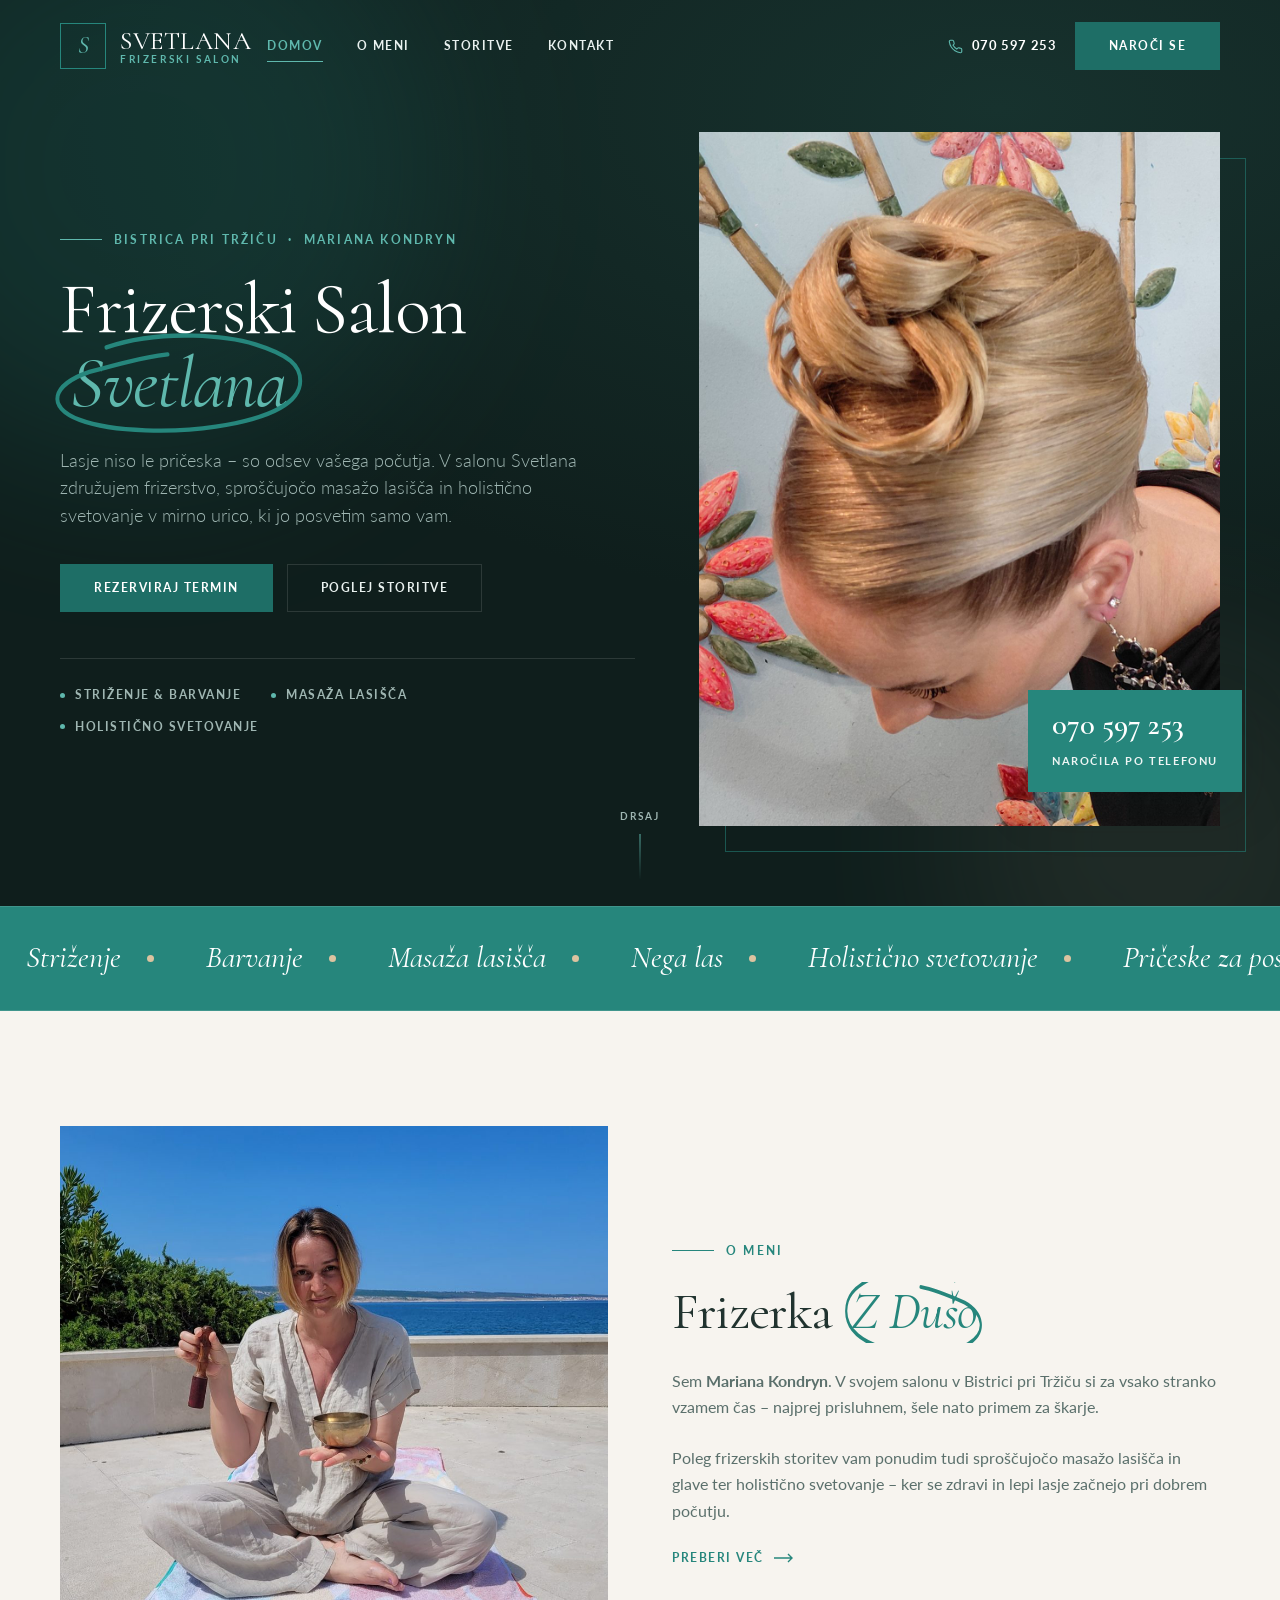
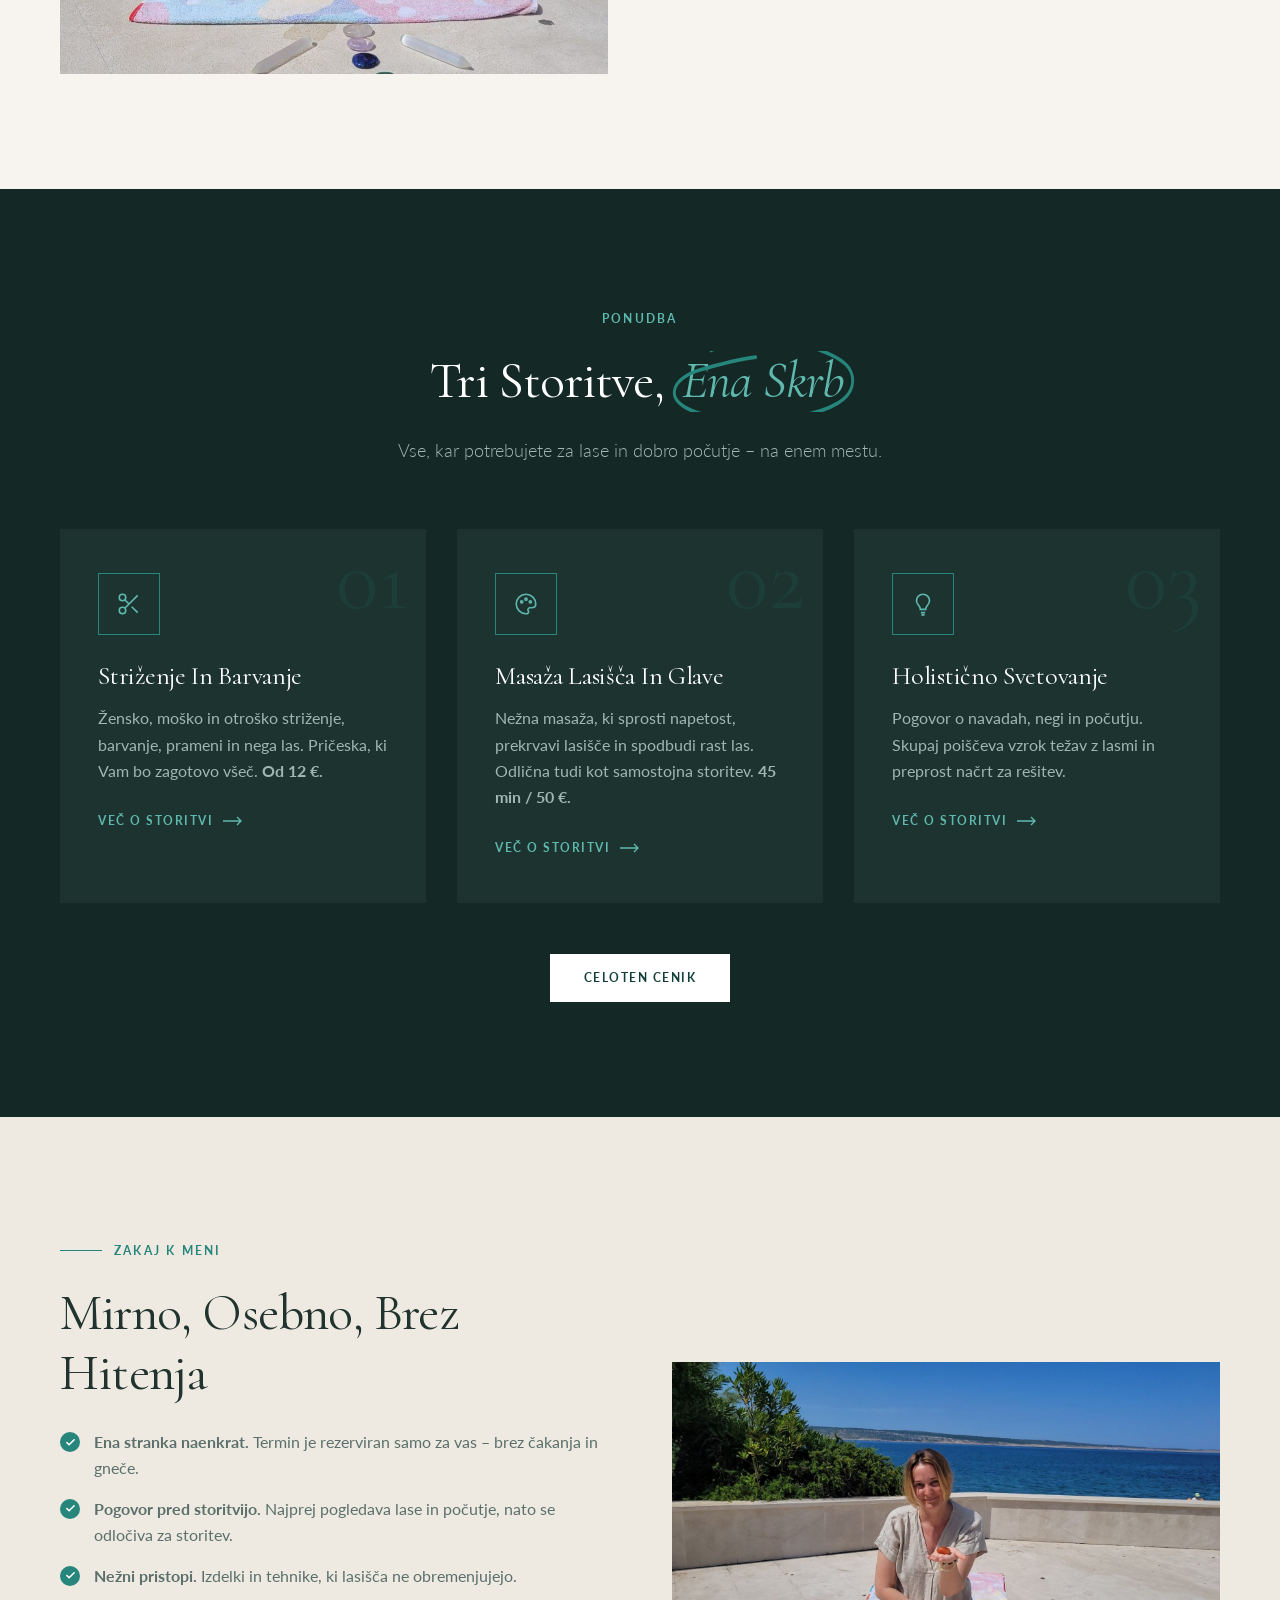
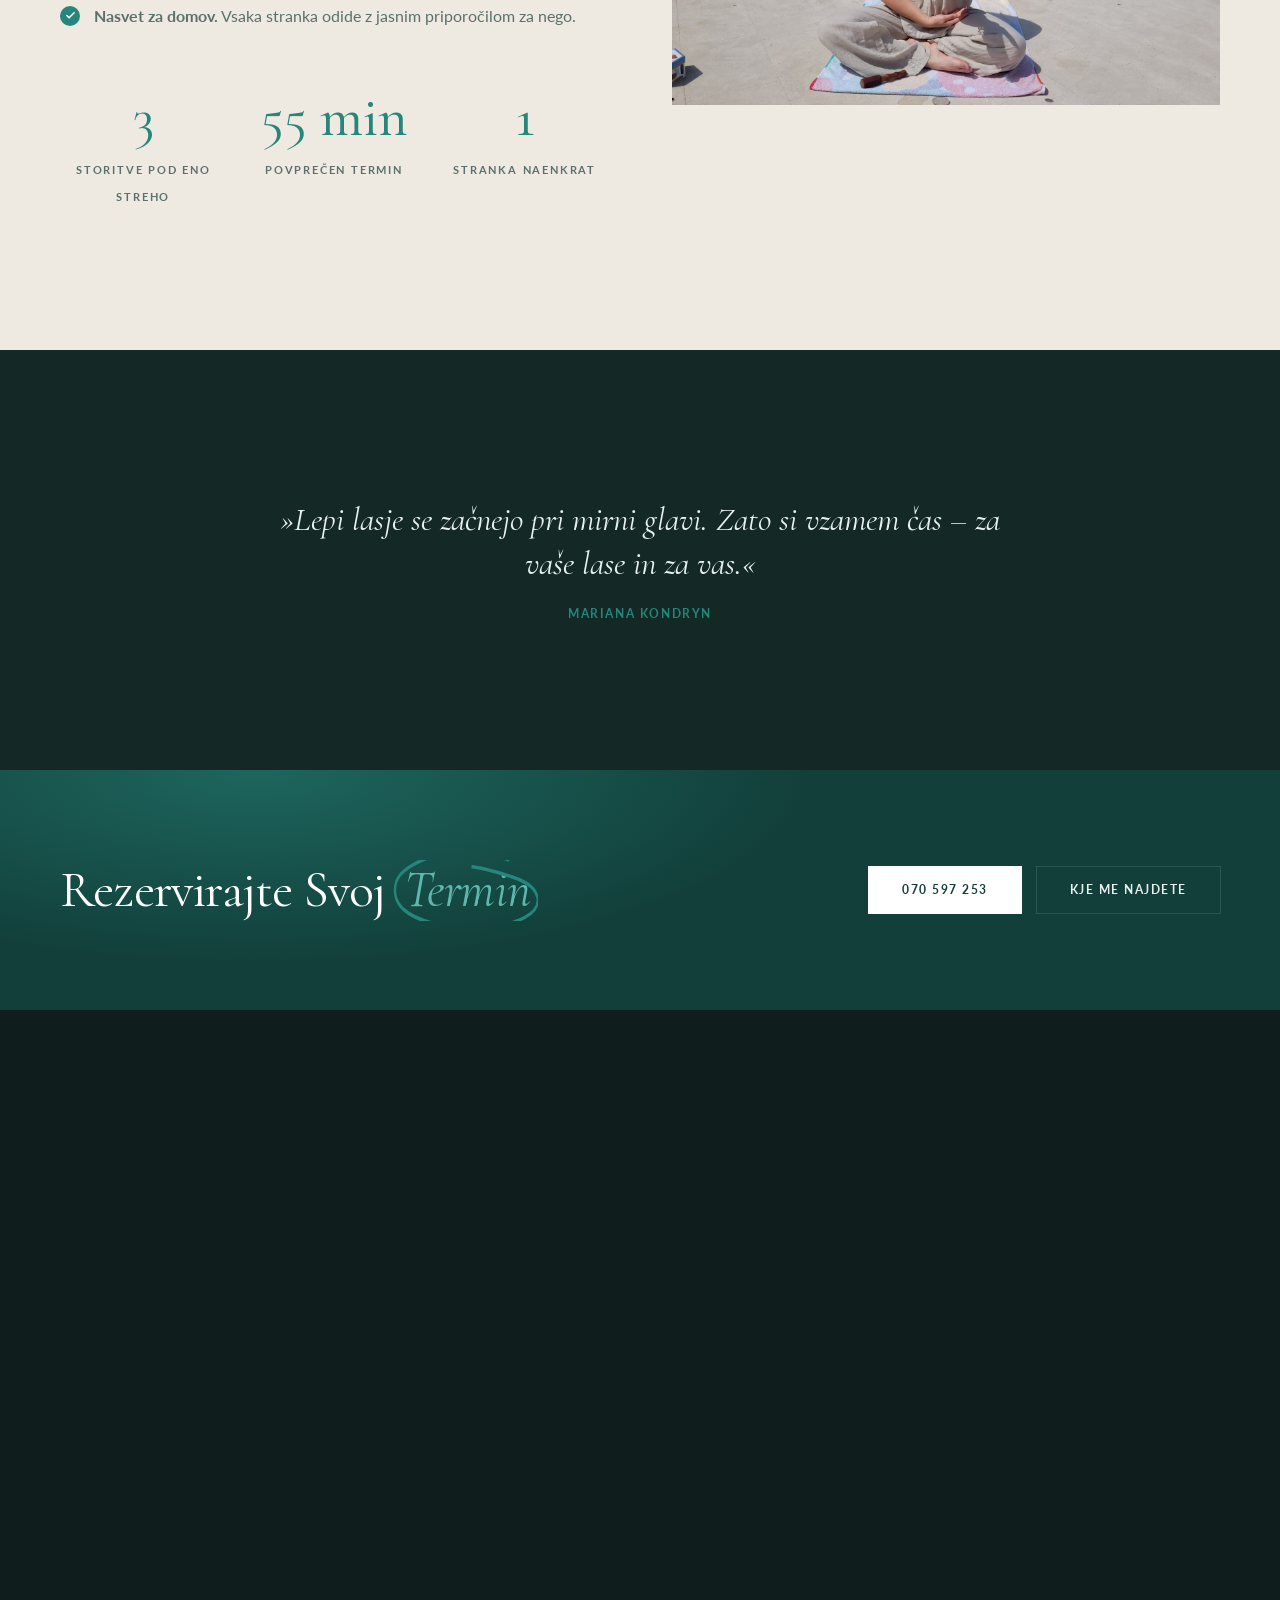
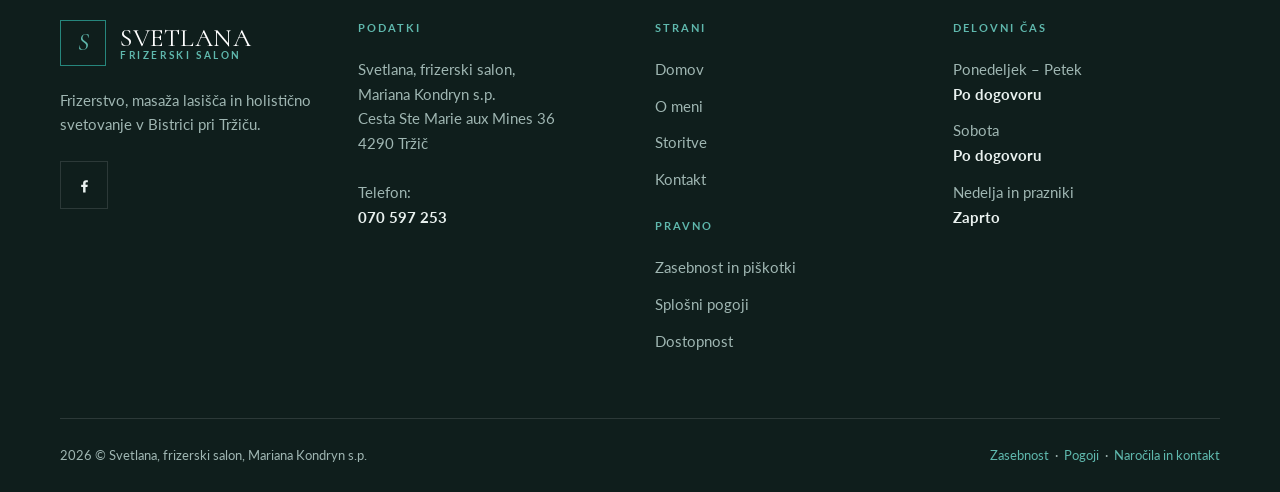
<file: index.html>
<!doctype html>
<html lang="sl">
<head>
<meta charset="utf-8">
<meta name="viewport" content="width=device-width, initial-scale=1">

<title>Svetlana – frizerski salon v Bistrici pri Tržiču | Mariana Kondryn</title>
<meta name="description" content="Frizerski salon Svetlana v Bistrici pri Tržiču. Striženje in barvanje las, masaža lasišča in glave ter holistično svetovanje. Naročila na 070 597 253.">
<link rel="canonical" href="index.html">

<meta property="og:type" content="website">
<meta property="og:locale" content="sl_SI">
<meta property="og:title" content="Svetlana – frizerski salon v Bistrici pri Tržiču">
<meta property="og:description" content="Striženje in barvanje las, masaža lasišča in glave ter holistično svetovanje. Mariana Kondryn, Cesta Ste Marie aux Mines 36, Tržič.">
<meta property="og:image" content="slike/og-slika.jpg">
<meta name="theme-color" content="#26867c">

<link rel="icon" href="data:image/svg+xml,%3Csvg xmlns='http://www.w3.org/2000/svg' viewBox='0 0 64 64'%3E%3Crect width='64' height='64' fill='%2326867c'/%3E%3Ctext x='50%25' y='50%25' dy='.35em' text-anchor='middle' font-family='Georgia,serif' font-style='italic' font-size='40' fill='%23fff'%3ES%3C/text%3E%3C/svg%3E">

<link rel="stylesheet" href="css/pisave.css">
<link rel="stylesheet" href="css/style.css">

<script type="application/ld+json">
{
  "@context": "https://schema.org",
  "@type": "HairSalon",
  "name": "Svetlana – frizerski salon",
  "legalName": "Svetlana, frizerski salon, Mariana Kondryn s.p.",
  "founder": "Mariana Kondryn",
  "telephone": "+386 70 597 253",
  "address": {
    "@type": "PostalAddress",
    "streetAddress": "Cesta Ste Marie aux Mines 36",
    "postalCode": "4290",
    "addressLocality": "Tržič",
    "addressCountry": "SI"
  },
  "areaServed": "Tržič, Bistrica pri Tržiču, Gorenjska",
  "priceRange": "€€",
  "makesOffer": [
    { "@type": "Offer", "name": "Moško striženje", "price": "15", "priceCurrency": "EUR" },
    { "@type": "Offer", "name": "Žensko striženje", "price": "30", "priceCurrency": "EUR" },
    { "@type": "Offer", "name": "Otroško striženje", "price": "12", "priceCurrency": "EUR" },
    { "@type": "Offer", "name": "Barvanje las", "price": "45", "priceCurrency": "EUR" },
    { "@type": "Offer", "name": "Masaža lasišča in glave", "price": "50", "priceCurrency": "EUR" },
    { "@type": "Offer", "name": "Holistično svetovanje" }
  ]
}
</script>
</head>

<body>
<a class="skip-link" href="#vsebina">Preskoči na vsebino</a>

<div class="progress" aria-hidden="true"></div>

<header class="site-header">
  <div class="container">

    <a class="brand" href="index.html" aria-label="Svetlana – domov">
      <span class="brand__mark" aria-hidden="true">S</span>
      <span class="brand__text">
        <span class="brand__name">Svetlana</span>
        <span class="brand__sub">Frizerski salon</span>
      </span>
    </a>

    <nav class="nav" aria-label="Glavni meni">
      <a href="index.html" aria-current="page">Domov</a>
      <a href="o-meni.html">O meni</a>
      <a href="storitve.html">Storitve</a>
      <a href="kontakt.html">Kontakt</a>
    </nav>

    <div class="header-actions">
      <a class="header-phone" href="tel:+38670597253">
        <svg width="15" height="15" viewBox="0 0 24 24" fill="none" stroke="currentColor" stroke-width="1.8" aria-hidden="true"><path d="M22 16.9v3a2 2 0 0 1-2.2 2 19.8 19.8 0 0 1-8.6-3.1 19.5 19.5 0 0 1-6-6A19.8 19.8 0 0 1 2.1 4.2 2 2 0 0 1 4.1 2h3a2 2 0 0 1 2 1.7c.1 1 .4 1.9.7 2.8a2 2 0 0 1-.5 2.1L8.1 9.9a16 16 0 0 0 6 6l1.3-1.2a2 2 0 0 1 2.1-.5c.9.3 1.8.6 2.8.7a2 2 0 0 1 1.7 2z"/></svg>
        070 597 253
      </a>
      <a class="btn" href="kontakt.html"><span>Naroči se</span></a>
      <button class="burger" type="button" aria-expanded="false" aria-controls="mobilni-meni">
        <span class="burger__icon" aria-hidden="true"><span></span><span></span><span></span></span>
        <span class="burger__label">Meni</span>
      </button>
    </div>

  </div>
</header>

<nav class="mobile-nav" id="mobilni-meni" aria-label="Meni za male zaslone">
  <a href="index.html">Domov</a>
  <a href="o-meni.html">O meni</a>
  <a href="storitve.html">Storitve</a>
  <a href="kontakt.html">Kontakt</a>
  <a class="btn" href="tel:+38670597253"><span>Pokliči 070 597 253</span></a>
</nav>

<main id="vsebina">

<section class="hero">
  <span class="hero__glow hero__glow--1" aria-hidden="true"></span>
  <span class="hero__glow hero__glow--2" aria-hidden="true"></span>

  <div class="container">

    <div class="hero__body">
      <p class="eyebrow load-in d1">Bistrica pri Tržiču &nbsp;·&nbsp; Mariana Kondryn</p>

      <h1 class="load-in d2">
        Frizerski salon
        <span class="mark">Svetlana
          <svg viewBox="-8.4 -8 432 165" preserveAspectRatio="none" aria-hidden="true">
            <path d="M325,18C228.7-8.3,118.5,8.3,78,21C22.4,38.4,4.6,54.6,5.6,77.6c1.4,32.4,52.2,54,142.6,63.7c66.2,7.1,169.9,3.7,225.1-16.9c56.7-21.2,42.6-53.9-16.6-70.3C311.7,44.4,270.4,35.4,224,31.5"/>
          </svg>
        </span>
      </h1>

      <p class="lead load-in d3">
        Lasje niso le pričeska – so odsev vašega počutja. V salonu Svetlana
        združujem frizerstvo, sproščujočo masažo lasišča in holistično svetovanje
        v mirno urico, ki jo posvetim samo vam.
      </p>

      <div class="btn-row load-in d4">
        <a class="btn" href="tel:+38670597253"><span>Rezerviraj termin</span></a>
        <a class="btn btn--ghost" href="storitve.html"><span>Poglej storitve</span></a>
      </div>

      <div class="hero__meta load-in d5">
        <span>Striženje &amp; barvanje</span>
        <span>Masaža lasišča</span>
        <span>Holistično svetovanje</span>
      </div>
    </div>

    <div class="hero__media load-in d3">
      <div class="photo-frame" data-parallax="0.04">
        <figure class="photo photo--portrait slideshow" data-slideshow>
          <img class="slide is-active" src="slike/naslovna-1.jpg" alt="Pričeske in barvanja, izdelana v salonu Svetlana" width="1200" height="1600" fetchpriority="high" decoding="async">
          <img class="slide" src="slike/naslovna-2.jpg" alt="" aria-hidden="true" width="1200" height="1600" loading="lazy" decoding="async">
          <img class="slide" src="slike/naslovna-3.jpg" alt="" aria-hidden="true" width="1200" height="1600" loading="lazy" decoding="async">
          <img class="slide" src="slike/naslovna-4.jpg" alt="" aria-hidden="true" width="1200" height="1600" loading="lazy" decoding="async">
          <img class="slide" src="slike/naslovna-5.jpg" alt="" aria-hidden="true" width="1200" height="1600" loading="lazy" decoding="async">
          <figcaption class="photo__hint">slike/naslovna-1.jpg</figcaption>
        </figure>
        <div class="photo-badge">
          <strong>070 597 253</strong>
          <span>Naročila po telefonu</span>
        </div>
      </div>
    </div>

  </div>

  <div class="scroll-hint" aria-hidden="true">
    <span>Drsaj</span>
    <i></i>
  </div>
</section>

<div class="marquee" aria-hidden="true">
  <div class="marquee__track">
    <div class="marquee__group">
      <span>Striženje</span><span>Barvanje</span><span>Masaža lasišča</span>
      <span>Nega las</span><span>Holistično svetovanje</span><span>Pričeske za posebne priložnosti</span>
    </div>
    <div class="marquee__group">
      <span>Striženje</span><span>Barvanje</span><span>Masaža lasišča</span>
      <span>Nega las</span><span>Holistično svetovanje</span><span>Pričeske za posebne priložnosti</span>
    </div>
  </div>
</div>

<section class="section section--light">
  <div class="container">
    <div class="split">

      <div class="split__media" data-reveal="left">
        <div class="photo-frame">
          <figure class="photo photo--square">
            <img src="slike/o-meni-kvadrat.jpg" alt="Mariana Kondryn, frizerka in lastnica salona Svetlana" width="1000" height="1000" loading="lazy" decoding="async">
            <figcaption class="photo__hint">slike/o-meni-kvadrat.jpg</figcaption>
          </figure>
        </div>
      </div>

      <div class="split__body">
        <p class="eyebrow" data-reveal>O meni</p>
        <h2 data-reveal data-delay="80">
          Frizerka
          <span class="mark">z dušo
            <svg viewBox="-8.4 -8 432 165" preserveAspectRatio="none" aria-hidden="true">
              <path d="M325,18C228.7-8.3,118.5,8.3,78,21C22.4,38.4,4.6,54.6,5.6,77.6c1.4,32.4,52.2,54,142.6,63.7c66.2,7.1,169.9,3.7,225.1-16.9c56.7-21.2,42.6-53.9-16.6-70.3C311.7,44.4,270.4,35.4,224,31.5"/>
            </svg>
          </span>
        </h2>

        <p class="muted" data-reveal data-delay="160">
          Sem <strong>Mariana Kondryn</strong>. V svojem salonu v Bistrici pri Tržiču
          si za vsako stranko vzamem čas – najprej prisluhnem, šele nato primem za škarje.
        </p>
        <p class="muted" data-reveal data-delay="220">
          Poleg frizerskih storitev vam ponudim tudi sproščujočo masažo lasišča in glave
          ter holistično svetovanje – ker se zdravi in lepi lasje začnejo pri dobrem počutju.
        </p>

        <div class="btn-row" data-reveal data-delay="280" style="margin-top:8px">
          <a class="link-arrow" href="o-meni.html">
            Preberi več
            <svg width="20" height="10" viewBox="0 0 20 10" fill="none" stroke="currentColor" stroke-width="1.4" aria-hidden="true"><path d="M0 5h18M14 1l4 4-4 4"/></svg>
          </a>
        </div>
      </div>

    </div>
  </div>
</section>

<section class="section section--dark">
  <div class="container">

    <div class="center" style="max-width:760px;margin-inline:auto;margin-bottom:clamp(40px,5vw,72px)">
      <p class="eyebrow" data-reveal>Ponudba</p>
      <h2 data-reveal data-delay="80">
        Tri storitve,
        <span class="mark">ena skrb
          <svg viewBox="-8.4 -8 432 165" preserveAspectRatio="none" aria-hidden="true">
            <path d="M325,18C228.7-8.3,118.5,8.3,78,21C22.4,38.4,4.6,54.6,5.6,77.6c1.4,32.4,52.2,54,142.6,63.7c66.2,7.1,169.9,3.7,225.1-16.9c56.7-21.2,42.6-53.9-16.6-70.3C311.7,44.4,270.4,35.4,224,31.5"/>
          </svg>
        </span>
      </h2>
      <p class="lead" data-reveal data-delay="160">
        Vse, kar potrebujete za lase in dobro počutje – na enem mestu.
      </p>
    </div>

    <div class="grid grid--3" data-stagger="140">

      <article class="svc" data-reveal>
        <span class="svc__num" aria-hidden="true">01</span>
        <div class="svc__icon" aria-hidden="true">
          <svg width="26" height="26" viewBox="0 0 24 24" fill="none" stroke="currentColor" stroke-width="1.5"><circle cx="6" cy="6" r="3"/><circle cx="6" cy="18" r="3"/><path d="M20 4L8.1 15.9M14.5 14.5L20 20M8.1 8.1L12 12"/></svg>
        </div>
        <h3>Striženje in barvanje</h3>
        <p>
          Žensko, moško in otroško striženje, barvanje, prameni in nega las.
          Pričeska, ki Vam bo zagotovo všeč. <strong>Od 12 €.</strong>
        </p>
        <a class="link-arrow" href="storitve.html#strizenje">
          Več o storitvi
          <svg width="20" height="10" viewBox="0 0 20 10" fill="none" stroke="currentColor" stroke-width="1.4" aria-hidden="true"><path d="M0 5h18M14 1l4 4-4 4"/></svg>
        </a>
      </article>

      <article class="svc" data-reveal>
        <span class="svc__num" aria-hidden="true">02</span>
        <div class="svc__icon" aria-hidden="true">
          <svg width="26" height="26" viewBox="0 0 24 24" fill="none" stroke="currentColor" stroke-width="1.5"><path d="M12 21a9 9 0 1 1 9-9c0 2.5-2 3.5-4 3.5h-1.5a1.8 1.8 0 0 0-1.3 3 1.8 1.8 0 0 1-1.2 2.5z"/><circle cx="8" cy="10" r="1"/><circle cx="12" cy="7.5" r="1"/><circle cx="16" cy="10" r="1"/></svg>
        </div>
        <h3>Masaža lasišča in glave</h3>
        <p>
          Nežna masaža, ki sprosti napetost, prekrvavi lasišče in spodbudi
          rast las. Odlična tudi kot samostojna storitev. <strong>45 min / 50 €.</strong>
        </p>
        <a class="link-arrow" href="storitve.html#masaza">
          Več o storitvi
          <svg width="20" height="10" viewBox="0 0 20 10" fill="none" stroke="currentColor" stroke-width="1.4" aria-hidden="true"><path d="M0 5h18M14 1l4 4-4 4"/></svg>
        </a>
      </article>

      <article class="svc" data-reveal>
        <span class="svc__num" aria-hidden="true">03</span>
        <div class="svc__icon" aria-hidden="true">
          <svg width="26" height="26" viewBox="0 0 24 24" fill="none" stroke="currentColor" stroke-width="1.5"><path d="M12 3c3.3 0 6 2.6 6 5.9 0 2.2-1.2 3.6-2.2 4.8-.7.9-1.3 1.6-1.3 2.6v.7h-5v-.7c0-1-.6-1.7-1.3-2.6C7.2 12.5 6 11.1 6 8.9 6 5.6 8.7 3 12 3z"/><path d="M10 20h4M10.5 22h3"/></svg>
        </div>
        <h3>Holistično svetovanje</h3>
        <p>
          Pogovor o navadah, negi in počutju. Skupaj poiščeva vzrok težav
          z lasmi in preprost načrt za rešitev.
        </p>
        <a class="link-arrow" href="storitve.html#svetovanje">
          Več o storitvi
          <svg width="20" height="10" viewBox="0 0 20 10" fill="none" stroke="currentColor" stroke-width="1.4" aria-hidden="true"><path d="M0 5h18M14 1l4 4-4 4"/></svg>
        </a>
      </article>

    </div>

    <div class="btn-row center" data-reveal style="justify-content:center;margin-top:clamp(36px,4vw,56px)">
      <a class="btn btn--light" href="storitve.html#cenik"><span>Celoten cenik</span></a>
    </div>

  </div>
</section>

<section class="section section--light2">
  <div class="container">
    <div class="split split--reverse">

      <div class="split__media" data-reveal="right">
        <div class="photo-frame">
          <figure class="photo photo--wide">
            <img src="slike/salon.jpg" alt="Mariana Kondryn s pojočo skledo – umirjen pristop, ki ga prinaša tudi v salon" width="1600" height="1000" loading="lazy" decoding="async">
            <figcaption class="photo__hint">slike/salon.jpg</figcaption>
          </figure>
        </div>
      </div>

      <div class="split__body">
        <p class="eyebrow" data-reveal>Zakaj k meni</p>
        <h2 data-reveal data-delay="80">Mirno, osebno, brez hitenja</h2>

        <ul class="ticks muted" data-reveal data-delay="160" style="margin-bottom:34px">
          <li><span><strong>Ena stranka naenkrat.</strong> Termin je rezerviran samo za vas – brez čakanja in gneče.</span></li>
          <li><span><strong>Pogovor pred storitvijo.</strong> Najprej pogledava lase in počutje, nato se odločiva za storitev.</span></li>
          <li><span><strong>Nežni pristopi.</strong> Izdelki in tehnike, ki lasišča ne obremenjujejo.</span></li>
          <li><span><strong>Nasvet za domov.</strong> Vsaka stranka odide z jasnim priporočilom za nego.</span></li>
        </ul>

        <div class="stats" data-reveal data-delay="220">
          <div class="stat"><b data-count="3">0</b><span>Storitve pod eno streho</span></div>
          <div class="stat"><b data-count="60" data-suffix=" min">0</b><span>Povprečen termin</span></div>
          <div class="stat"><b data-count="1">0</b><span>Stranka naenkrat</span></div>
        </div>
      </div>

    </div>
  </div>
</section>

<section class="section section--dark">
  <div class="container container--narrow center">
    <blockquote class="quote" data-reveal="zoom" style="border:0;padding:0;text-align:center">
      »Lepi lasje se začnejo pri mirni glavi. Zato si vzamem čas – za vaše lase in za vas.«
      <footer>Mariana Kondryn</footer>
    </blockquote>
  </div>
</section>

<section class="cta">
  <div class="container">
    <h2 data-reveal="left">
      Rezervirajte svoj
      <span class="mark">termin
        <svg viewBox="-8.4 -8 432 165" preserveAspectRatio="none" aria-hidden="true">
          <path d="M325,18C228.7-8.3,118.5,8.3,78,21C22.4,38.4,4.6,54.6,5.6,77.6c1.4,32.4,52.2,54,142.6,63.7c66.2,7.1,169.9,3.7,225.1-16.9c56.7-21.2,42.6-53.9-16.6-70.3C311.7,44.4,270.4,35.4,224,31.5"/>
        </svg>
      </span>
    </h2>
    <div class="btn-row" data-reveal="right">
      <a class="btn btn--light" href="tel:+38670597253"><span>070 597 253</span></a>
      <a class="btn btn--ghost" href="kontakt.html"><span>Kje me najdete</span></a>
    </div>
  </div>
</section>

<section class="map" data-reveal="mask" aria-label="Zemljevid lokacije salona">
  <iframe
    title="Cesta Ste Marie aux Mines 36, 4290 Tržič"
    src="https://maps.google.com/maps?q=46.3552476,14.2926398&t=m&z=16&output=embed"
    loading="lazy" referrerpolicy="no-referrer-when-downgrade"></iframe>
</section>

</main>

<footer class="site-footer">
  <div class="container">
    <div class="grid grid--4">

      <div>
        <a class="brand" href="index.html" style="margin-bottom:22px">
          <span class="brand__mark" aria-hidden="true">S</span>
          <span class="brand__text">
            <span class="brand__name">Svetlana</span>
            <span class="brand__sub">Frizerski salon</span>
          </span>
        </a>
        <p>
          Frizerstvo, masaža lasišča in holistično svetovanje
          v Bistrici pri Tržiču.
        </p>
        <div class="socials">
          <a href="https://www.facebook.com/marjana.makarov" target="_blank" rel="noopener" aria-label="Facebook – Frizerski salon Svetlana" title="Facebook">
            <svg width="17" height="17" viewBox="0 0 24 24" fill="currentColor" aria-hidden="true"><path d="M13.5 22v-8h2.7l.4-3.1h-3.1V8.9c0-.9.25-1.5 1.55-1.5H16.7V4.6c-.3 0-1.3-.1-2.5-.1-2.5 0-4.2 1.5-4.2 4.3v2.1H7.3V14h2.7v8h3.5z"/></svg>
          </a>
        </div>
      </div>

      <div>
        <h5>Podatki</h5>
        <p>
          Svetlana, frizerski salon,<br>
          Mariana Kondryn s.p.<br>
          Cesta Ste Marie aux Mines 36<br>
          4290 Tržič
        </p>
        <p>
          Telefon:<br><a href="tel:+38670597253"><strong>070 597 253</strong></a>
        </p>
      </div>

      <div>
        <h5>Strani</h5>
        <ul>
          <li><a href="index.html">Domov</a></li>
          <li><a href="o-meni.html">O meni</a></li>
          <li><a href="storitve.html">Storitve</a></li>
          <li><a href="kontakt.html">Kontakt</a></li>
        </ul>

        <h5 style="margin-top:26px">Pravno</h5>
        <ul>
          <li><a href="zasebnost.html">Zasebnost in piškotki</a></li>
          <li><a href="pogoji.html">Splošni pogoji</a></li>
          <li><a href="dostopnost.html">Dostopnost</a></li>
        </ul>
      </div>

      <div>
        <h5>Delovni čas</h5>
        <ul>
          <li>Ponedeljek – Petek<br><strong>Po dogovoru</strong></li>
          <li>Sobota<br><strong>Po dogovoru</strong></li>
          <li>Nedelja in prazniki<br><strong>Zaprto</strong></li>
        </ul>
      </div>

    </div>

    <div class="footer-bottom">
      <span>2026 © Svetlana, frizerski salon, Mariana Kondryn s.p.</span>
      <span><a href="zasebnost.html">Zasebnost</a> &nbsp;·&nbsp; <a href="pogoji.html">Pogoji</a> &nbsp;·&nbsp; <a href="kontakt.html">Naročila in kontakt</a></span>
    </div>
  </div>
</footer>

<button class="to-top" type="button" aria-label="Nazaj na vrh">
  <svg width="14" height="17" viewBox="0 0 14 17" fill="currentColor" aria-hidden="true"><path d="M7 0L14 6.5625L13.4261 7.17468L7.41957 1.54357V16.5186H6.58043V1.54357L0.573916 7.17468L0 6.5625L7 0Z"/></svg>
</button>

<script src="js/main.js"></script>
</body>
</html>
</file>
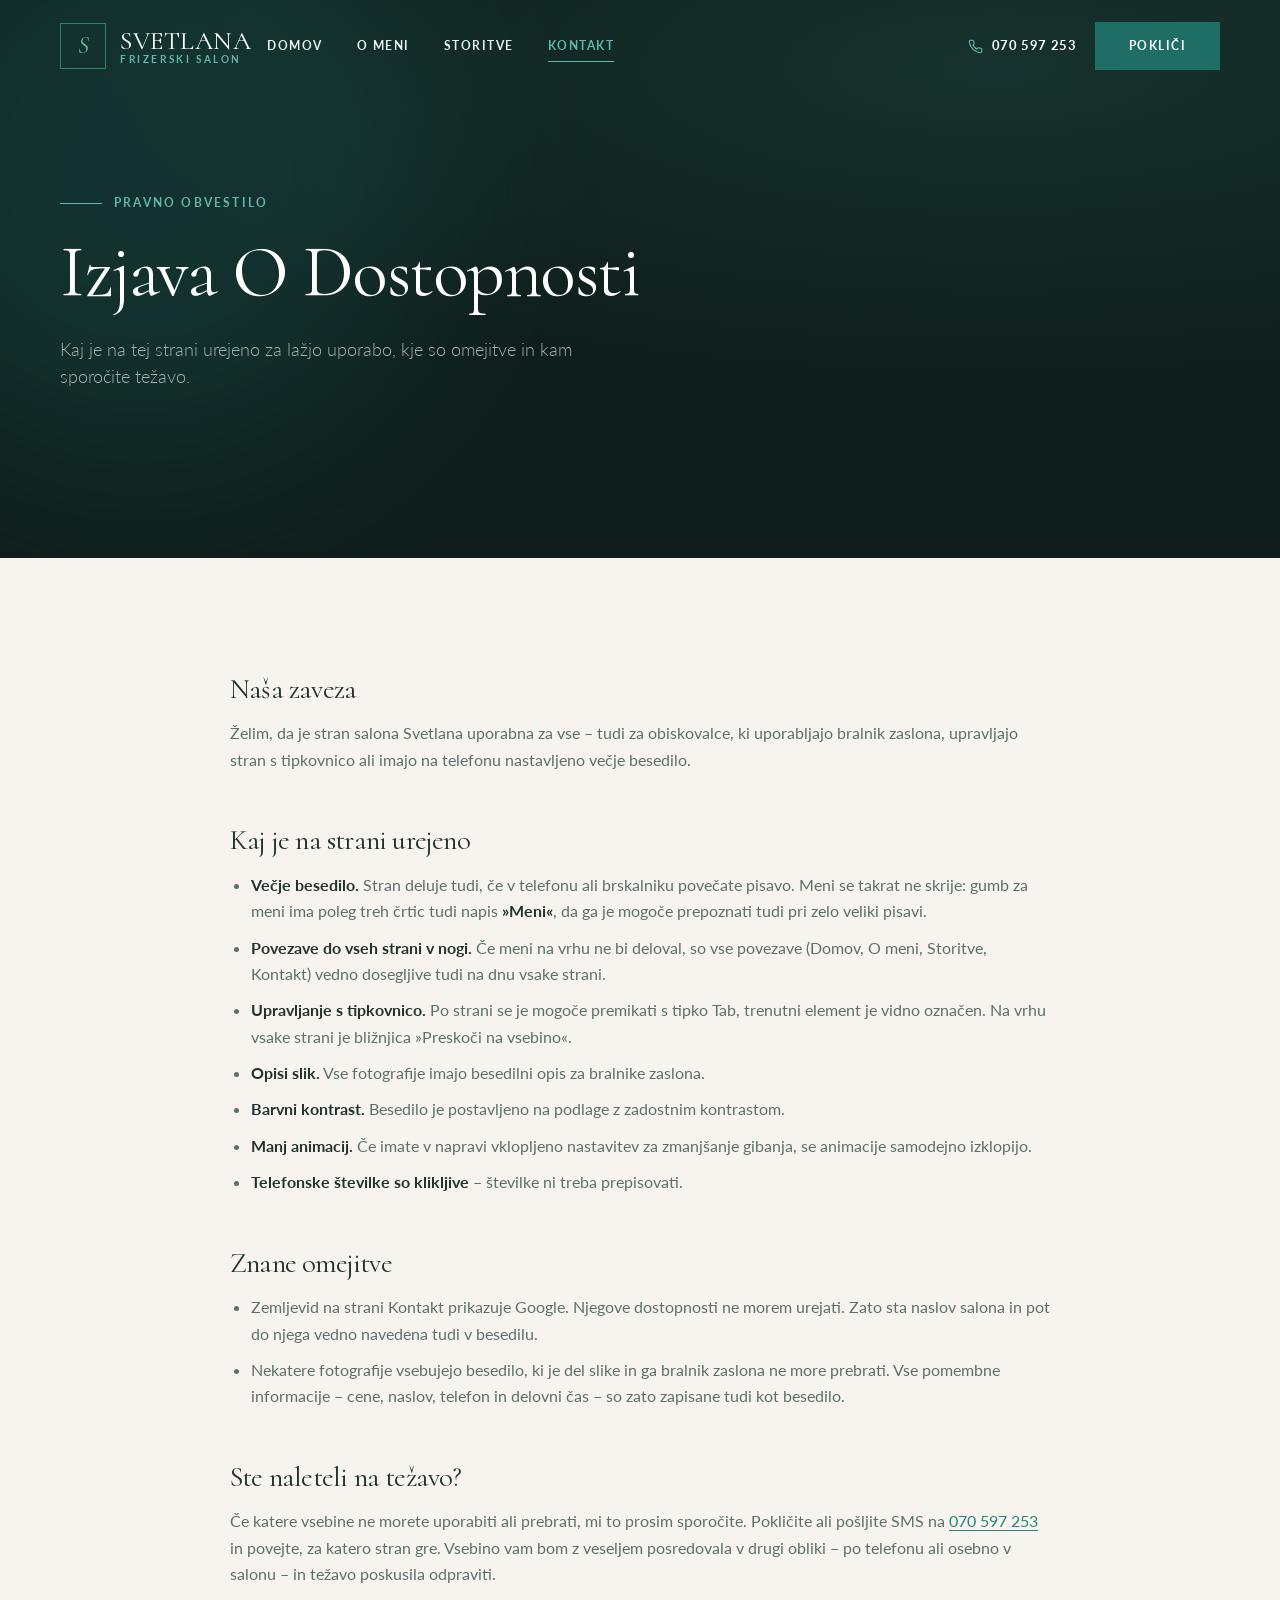
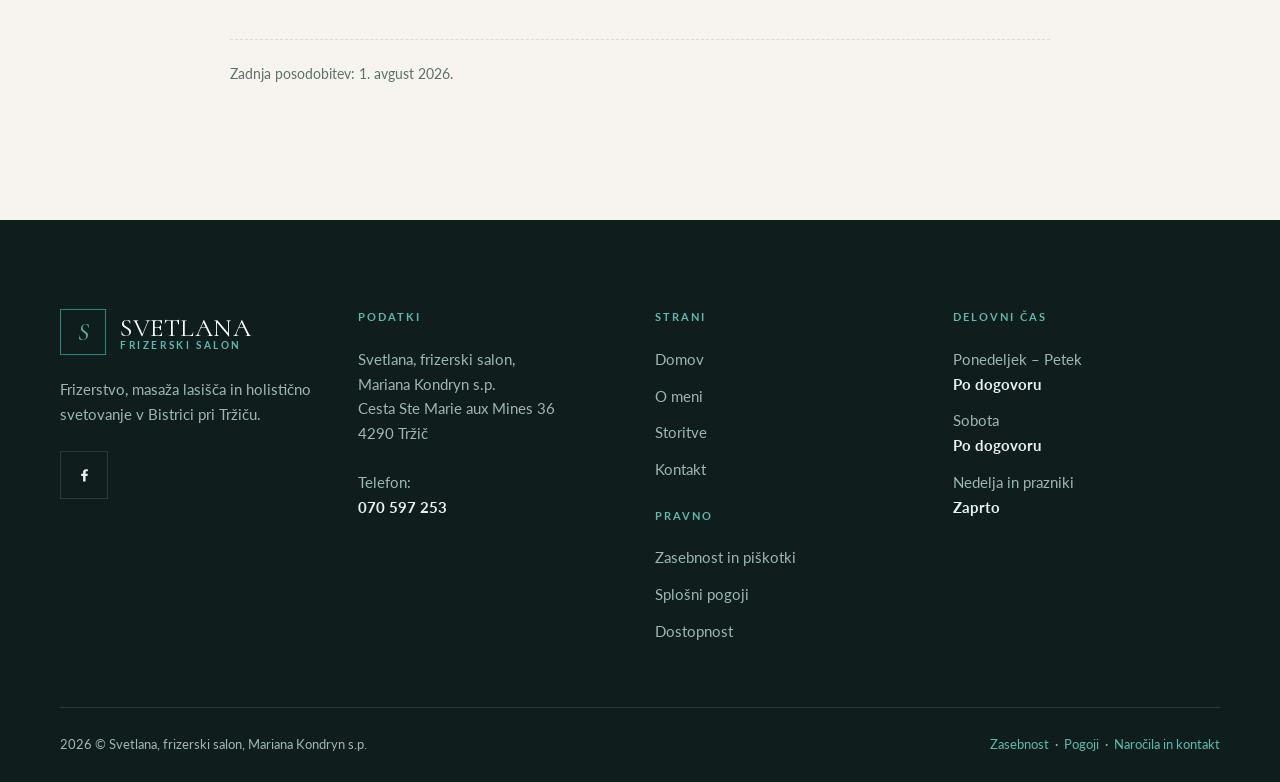
<file: dostopnost.html>
<!doctype html>
<html lang="sl">
<head>
<meta charset="utf-8">
<meta name="viewport" content="width=device-width, initial-scale=1">

<title>Izjava o dostopnosti | Frizerski salon Svetlana, Tržič</title>
<meta name="description" content="Izjava o dostopnosti spletne strani salona Svetlana: večje besedilo, upravljanje s tipkovnico, opisi slik in kontrast.">
<link rel="canonical" href="dostopnost.html">
<meta name="robots" content="index, follow">

<meta property="og:type" content="website">
<meta property="og:locale" content="sl_SI">
<meta property="og:title" content="Izjava o dostopnosti – Frizerski salon Svetlana">
<meta property="og:description" content="Izjava o dostopnosti spletne strani salona Svetlana: večje besedilo, upravljanje s tipkovnico, opisi slik in kontrast.">
<meta name="theme-color" content="#26867c">

<link rel="icon" href="data:image/svg+xml,%3Csvg xmlns='http://www.w3.org/2000/svg' viewBox='0 0 64 64'%3E%3Crect width='64' height='64' fill='%2326867c'/%3E%3Ctext x='50%25' y='50%25' dy='.35em' text-anchor='middle' font-family='Georgia,serif' font-style='italic' font-size='40' fill='%23fff'%3ES%3C/text%3E%3C/svg%3E">

<link rel="stylesheet" href="css/pisave.css">
<link rel="stylesheet" href="css/style.css">
</head>

<body>
<a class="skip-link" href="#vsebina">Preskoči na vsebino</a>

<div class="progress" aria-hidden="true"></div>

<header class="site-header">
  <div class="container">

    <a class="brand" href="index.html" aria-label="Svetlana – domov">
      <span class="brand__mark" aria-hidden="true">S</span>
      <span class="brand__text">
        <span class="brand__name">Svetlana</span>
        <span class="brand__sub">Frizerski salon</span>
      </span>
    </a>

    <nav class="nav" aria-label="Glavni meni">
      <a href="index.html">Domov</a>
      <a href="o-meni.html">O meni</a>
      <a href="storitve.html">Storitve</a>
      <a href="kontakt.html" aria-current="page">Kontakt</a>
    </nav>

    <div class="header-actions">
      <a class="header-phone" href="tel:+38670597253">
        <svg width="15" height="15" viewBox="0 0 24 24" fill="none" stroke="currentColor" stroke-width="1.8" aria-hidden="true"><path d="M22 16.9v3a2 2 0 0 1-2.2 2 19.8 19.8 0 0 1-8.6-3.1 19.5 19.5 0 0 1-6-6A19.8 19.8 0 0 1 2.1 4.2 2 2 0 0 1 4.1 2h3a2 2 0 0 1 2 1.7c.1 1 .4 1.9.7 2.8a2 2 0 0 1-.5 2.1L8.1 9.9a16 16 0 0 0 6 6l1.3-1.2a2 2 0 0 1 2.1-.5c.9.3 1.8.6 2.8.7a2 2 0 0 1 1.7 2z"/></svg>
        070 597 253
      </a>
      <a class="btn" href="tel:+38670597253"><span>Pokliči</span></a>
      <button class="burger" type="button" aria-expanded="false" aria-controls="mobilni-meni">
        <span class="burger__icon" aria-hidden="true"><span></span><span></span><span></span></span>
        <span class="burger__label">Meni</span>
      </button>
    </div>

  </div>
</header>

<nav class="mobile-nav" id="mobilni-meni" aria-label="Meni za male zaslone">
  <a href="index.html">Domov</a>
  <a href="o-meni.html">O meni</a>
  <a href="storitve.html">Storitve</a>
  <a href="kontakt.html">Kontakt</a>
  <a class="btn" href="tel:+38670597253"><span>Pokliči 070 597 253</span></a>
</nav>

<main id="vsebina">

<section class="hero hero--page">
  <span class="hero__glow hero__glow--1" aria-hidden="true"></span>

  <div class="container" style="grid-template-columns:1fr">
    <div class="hero__body" style="max-width:820px">
      <p class="eyebrow load-in d1">Pravno obvestilo</p>
      <h1 class="load-in d2">Izjava o dostopnosti</h1>
      <p class="lead load-in d3">Kaj je na tej strani urejeno za lažjo uporabo, kje so omejitve in kam sporočite težavo.</p>
    </div>
  </div>
</section>

<section class="section section--light">
  <div class="container container--narrow">
    <article class="legal">

      <h2>Naša zaveza</h2>
      <p>
        Želim, da je stran salona Svetlana uporabna za vse – tudi za obiskovalce,
        ki uporabljajo bralnik zaslona, upravljajo stran s tipkovnico ali imajo
        na telefonu nastavljeno večje besedilo.
      </p>

      <h2>Kaj je na strani urejeno</h2>
      <ul>
        <li><strong>Večje besedilo.</strong> Stran deluje tudi, če v telefonu ali
          brskalniku povečate pisavo. Meni se takrat ne skrije: gumb za meni ima
          poleg treh črtic tudi napis <strong>»Meni«</strong>, da ga je mogoče
          prepoznati tudi pri zelo veliki pisavi.</li>
        <li><strong>Povezave do vseh strani v nogi.</strong> Če meni na vrhu ne
          bi deloval, so vse povezave (Domov, O meni, Storitve, Kontakt) vedno
          dosegljive tudi na dnu vsake strani.</li>
        <li><strong>Upravljanje s tipkovnico.</strong> Po strani se je mogoče
          premikati s tipko Tab, trenutni element je vidno označen. Na vrhu
          vsake strani je bližnjica »Preskoči na vsebino«.</li>
        <li><strong>Opisi slik.</strong> Vse fotografije imajo besedilni opis
          za bralnike zaslona.</li>
        <li><strong>Barvni kontrast.</strong> Besedilo je postavljeno na podlage
          z zadostnim kontrastom.</li>
        <li><strong>Manj animacij.</strong> Če imate v napravi vklopljeno
          nastavitev za zmanjšanje gibanja, se animacije samodejno izklopijo.</li>
        <li><strong>Telefonske številke so klikljive</strong> – številke ni
          treba prepisovati.</li>
      </ul>

      <h2>Znane omejitve</h2>
      <ul>
        <li>Zemljevid na strani Kontakt prikazuje Google. Njegove dostopnosti ne
          morem urejati. Zato sta naslov salona in pot do njega vedno navedena
          tudi v besedilu.</li>
        <li>Nekatere fotografije vsebujejo besedilo, ki je del slike in ga
          bralnik zaslona ne more prebrati. Vse pomembne informacije – cene,
          naslov, telefon in delovni čas – so zato zapisane tudi kot besedilo.</li>
      </ul>

      <h2>Ste naleteli na težavo?</h2>
      <p>
        Če katere vsebine ne morete uporabiti ali prebrati, mi to prosim
        sporočite. Pokličite ali pošljite SMS na
        <a href="tel:+38670597253">070 597 253</a> in povejte, za katero stran
        gre. Vsebino vam bom z veseljem posredovala v drugi obliki – po telefonu
        ali osebno v salonu – in težavo poskusila odpraviti.
      </p>

      <p class="legal__updated">Zadnja posodobitev: 1. avgust 2026.</p>
    </article>
  </div>
</section>

</main>

<footer class="site-footer">
  <div class="container">
    <div class="grid grid--4">

      <div>
        <a class="brand" href="index.html" style="margin-bottom:22px">
          <span class="brand__mark" aria-hidden="true">S</span>
          <span class="brand__text">
            <span class="brand__name">Svetlana</span>
            <span class="brand__sub">Frizerski salon</span>
          </span>
        </a>
        <p>
          Frizerstvo, masaža lasišča in holistično svetovanje
          v Bistrici pri Tržiču.
        </p>
        <div class="socials">
          <a href="https://www.facebook.com/marjana.makarov" target="_blank" rel="noopener" aria-label="Facebook – Frizerski salon Svetlana" title="Facebook">
            <svg width="17" height="17" viewBox="0 0 24 24" fill="currentColor" aria-hidden="true"><path d="M13.5 22v-8h2.7l.4-3.1h-3.1V8.9c0-.9.25-1.5 1.55-1.5H16.7V4.6c-.3 0-1.3-.1-2.5-.1-2.5 0-4.2 1.5-4.2 4.3v2.1H7.3V14h2.7v8h3.5z"/></svg>
          </a>
        </div>
      </div>

      <div>
        <h5>Podatki</h5>
        <p>
          Svetlana, frizerski salon,<br>
          Mariana Kondryn s.p.<br>
          Cesta Ste Marie aux Mines 36<br>
          4290 Tržič
        </p>
        <p>
          Telefon:<br><a href="tel:+38670597253"><strong>070 597 253</strong></a>
        </p>
      </div>

      <div>
        <h5>Strani</h5>
        <ul>
          <li><a href="index.html">Domov</a></li>
          <li><a href="o-meni.html">O meni</a></li>
          <li><a href="storitve.html">Storitve</a></li>
          <li><a href="kontakt.html">Kontakt</a></li>
        </ul>

        <h5 style="margin-top:26px">Pravno</h5>
        <ul>
          <li><a href="zasebnost.html">Zasebnost in piškotki</a></li>
          <li><a href="pogoji.html">Splošni pogoji</a></li>
          <li><a href="dostopnost.html">Dostopnost</a></li>
        </ul>
      </div>

      <div>
        <h5>Delovni čas</h5>
        <ul>
          <li>Ponedeljek – Petek<br><strong>Po dogovoru</strong></li>
          <li>Sobota<br><strong>Po dogovoru</strong></li>
          <li>Nedelja in prazniki<br><strong>Zaprto</strong></li>
        </ul>
      </div>

    </div>

    <div class="footer-bottom">
      <span>2026 © Svetlana, frizerski salon, Mariana Kondryn s.p.</span>
      <span><a href="zasebnost.html">Zasebnost</a> &nbsp;·&nbsp; <a href="pogoji.html">Pogoji</a> &nbsp;·&nbsp; <a href="kontakt.html">Naročila in kontakt</a></span>
    </div>
  </div>
</footer>

<button class="to-top" type="button" aria-label="Nazaj na vrh">
  <svg width="14" height="17" viewBox="0 0 14 17" fill="currentColor" aria-hidden="true"><path d="M7 0L14 6.5625L13.4261 7.17468L7.41957 1.54357V16.5186H6.58043V1.54357L0.573916 7.17468L0 6.5625L7 0Z"/></svg>
</button>

<script src="js/main.js"></script>
</body>
</html>
</file>
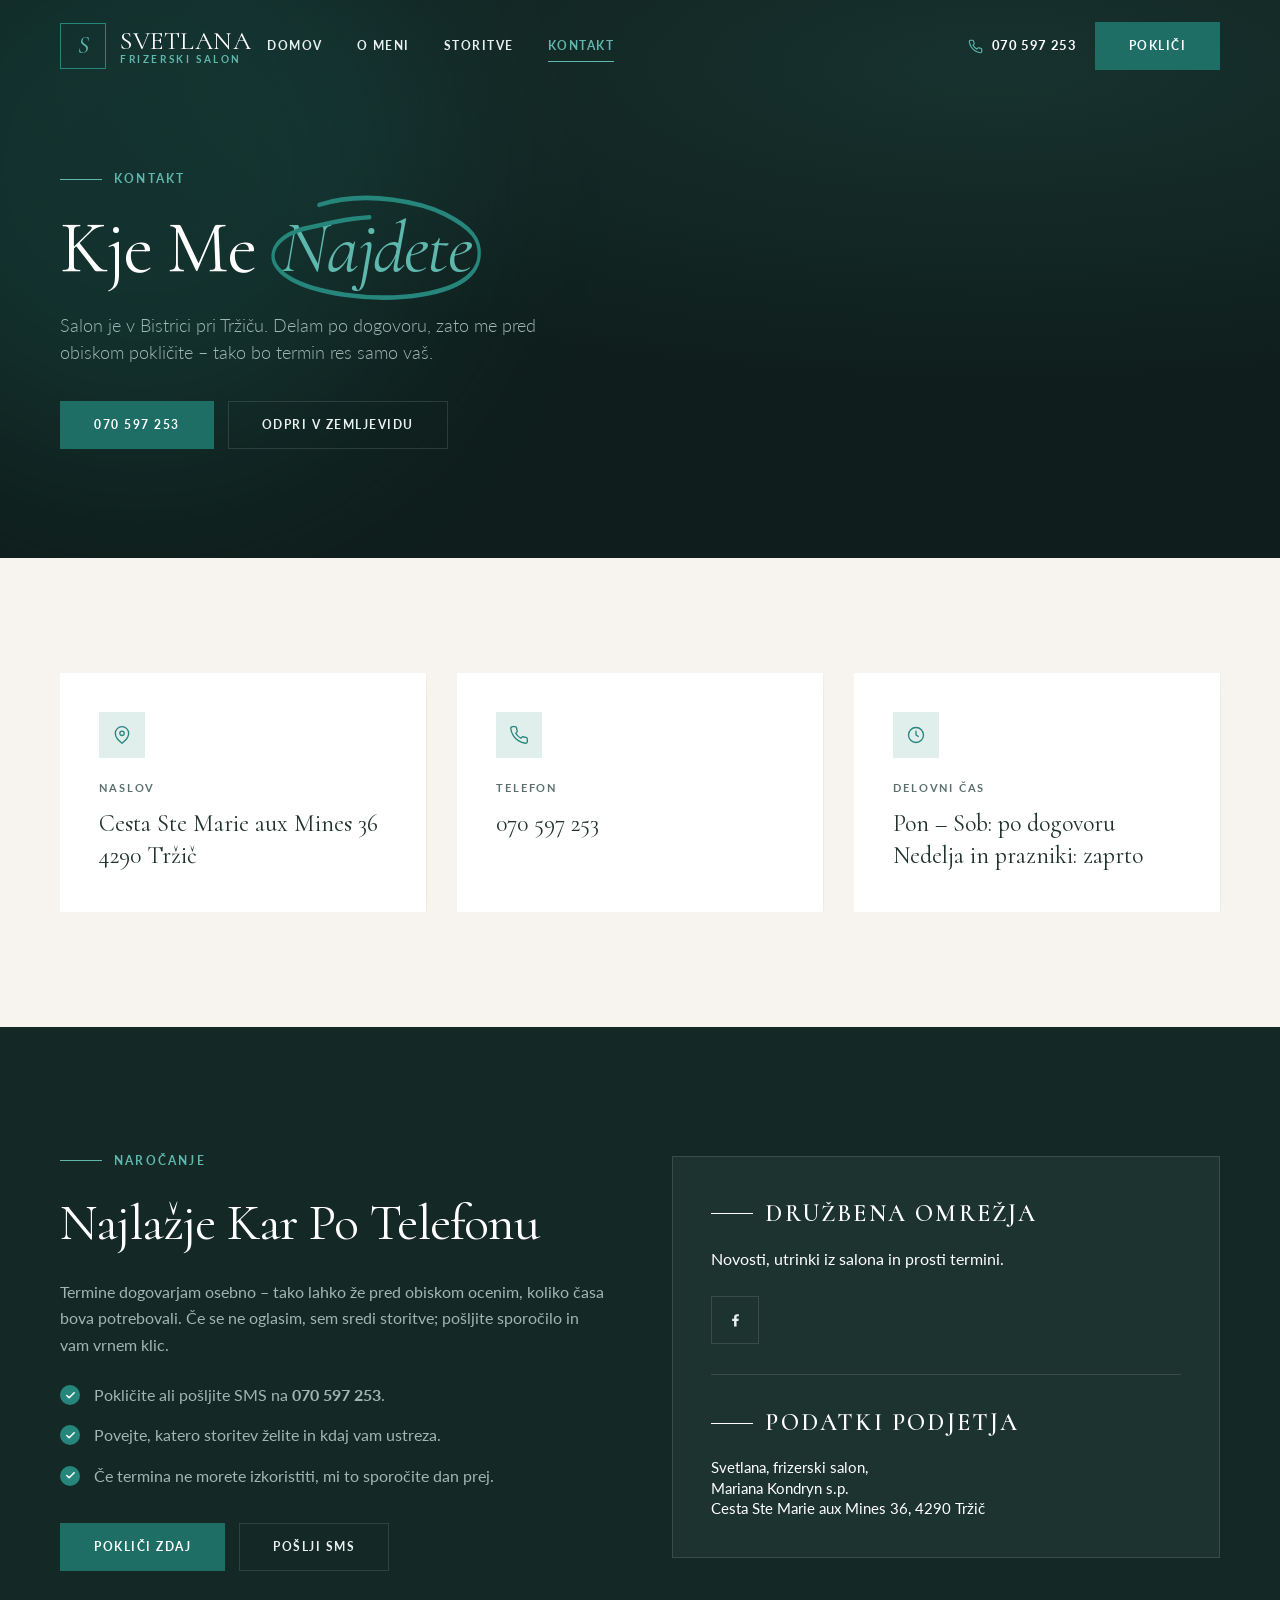
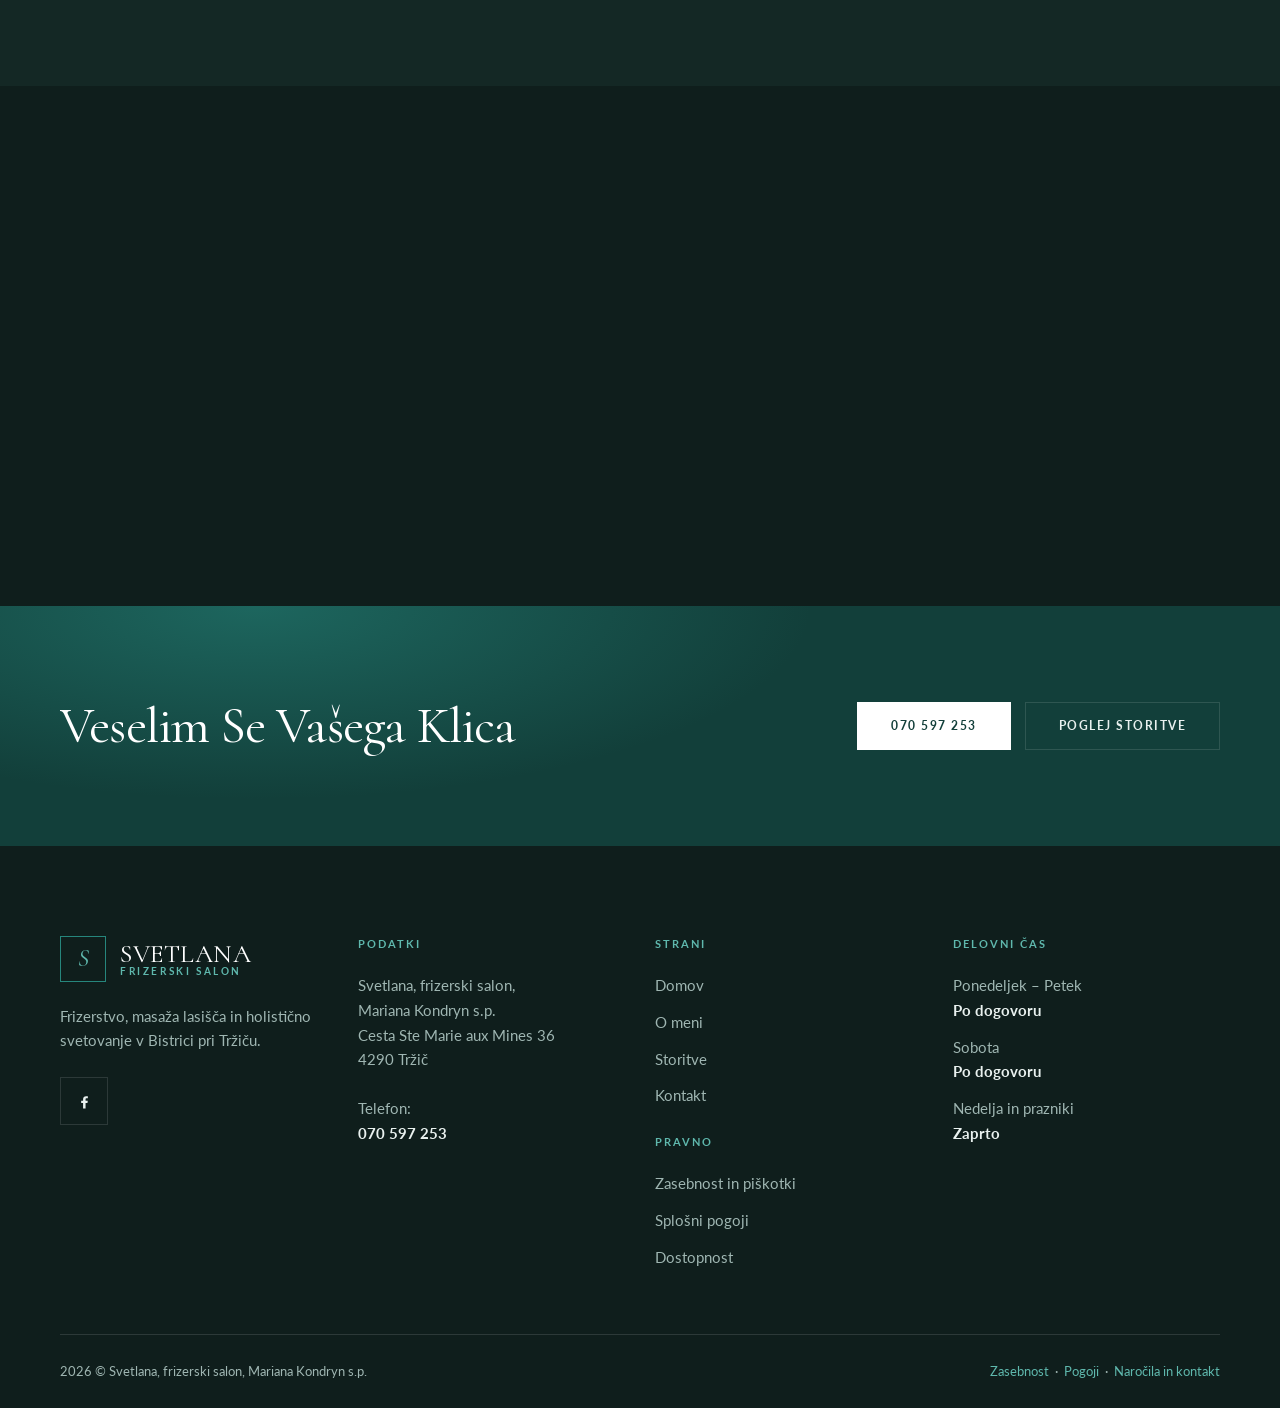
<file: kontakt.html>
<!doctype html>
<html lang="sl">
<head>
<meta charset="utf-8">
<meta name="viewport" content="width=device-width, initial-scale=1">

<title>Kontakt in lokacija | Frizerski salon Svetlana, Bistrica pri Tržiču</title>
<meta name="description" content="Frizerski salon Svetlana, Cesta Ste Marie aux Mines 36, 4290 Tržič. Naročila na 070 597 253. Delo po dogovoru.">
<link rel="canonical" href="kontakt.html">

<meta property="og:type" content="website">
<meta property="og:locale" content="sl_SI">
<meta property="og:title" content="Kontakt – Frizerski salon Svetlana, Tržič">
<meta property="og:description" content="Cesta Ste Marie aux Mines 36, 4290 Tržič. Naročila: 070 597 253.">
<meta property="og:image" content="slike/salon.jpg">
<meta name="theme-color" content="#26867c">

<link rel="icon" href="data:image/svg+xml,%3Csvg xmlns='http://www.w3.org/2000/svg' viewBox='0 0 64 64'%3E%3Crect width='64' height='64' fill='%2326867c'/%3E%3Ctext x='50%25' y='50%25' dy='.35em' text-anchor='middle' font-family='Georgia,serif' font-style='italic' font-size='40' fill='%23fff'%3ES%3C/text%3E%3C/svg%3E">

<link rel="stylesheet" href="css/pisave.css">
<link rel="stylesheet" href="css/style.css">
</head>

<body>
<a class="skip-link" href="#vsebina">Preskoči na vsebino</a>

<div class="progress" aria-hidden="true"></div>

<header class="site-header">
  <div class="container">

    <a class="brand" href="index.html" aria-label="Svetlana – domov">
      <span class="brand__mark" aria-hidden="true">S</span>
      <span class="brand__text">
        <span class="brand__name">Svetlana</span>
        <span class="brand__sub">Frizerski salon</span>
      </span>
    </a>

    <nav class="nav" aria-label="Glavni meni">
      <a href="index.html">Domov</a>
      <a href="o-meni.html">O meni</a>
      <a href="storitve.html">Storitve</a>
      <a href="kontakt.html" aria-current="page">Kontakt</a>
    </nav>

    <div class="header-actions">
      <a class="header-phone" href="tel:+38670597253">
        <svg width="15" height="15" viewBox="0 0 24 24" fill="none" stroke="currentColor" stroke-width="1.8" aria-hidden="true"><path d="M22 16.9v3a2 2 0 0 1-2.2 2 19.8 19.8 0 0 1-8.6-3.1 19.5 19.5 0 0 1-6-6A19.8 19.8 0 0 1 2.1 4.2 2 2 0 0 1 4.1 2h3a2 2 0 0 1 2 1.7c.1 1 .4 1.9.7 2.8a2 2 0 0 1-.5 2.1L8.1 9.9a16 16 0 0 0 6 6l1.3-1.2a2 2 0 0 1 2.1-.5c.9.3 1.8.6 2.8.7a2 2 0 0 1 1.7 2z"/></svg>
        070 597 253
      </a>
      <a class="btn" href="tel:+38670597253"><span>Pokliči</span></a>
      <button class="burger" type="button" aria-expanded="false" aria-controls="mobilni-meni">
        <span class="burger__icon" aria-hidden="true"><span></span><span></span><span></span></span>
        <span class="burger__label">Meni</span>
      </button>
    </div>

  </div>
</header>

<nav class="mobile-nav" id="mobilni-meni" aria-label="Meni za male zaslone">
  <a href="index.html">Domov</a>
  <a href="o-meni.html">O meni</a>
  <a href="storitve.html">Storitve</a>
  <a href="kontakt.html">Kontakt</a>
  <a class="btn" href="tel:+38670597253"><span>Pokliči 070 597 253</span></a>
</nav>

<main id="vsebina">

<section class="hero hero--page">
  <span class="hero__glow hero__glow--1" aria-hidden="true"></span>

  <div class="container" style="grid-template-columns:1fr">
    <div class="hero__body" style="max-width:820px">
      <p class="eyebrow load-in d1">Kontakt</p>
      <h1 class="load-in d2">
        Kje me
        <span class="mark">najdete
          <svg viewBox="-8.4 -8 432 165" preserveAspectRatio="none" aria-hidden="true">
            <path d="M325,18C228.7-8.3,118.5,8.3,78,21C22.4,38.4,4.6,54.6,5.6,77.6c1.4,32.4,52.2,54,142.6,63.7c66.2,7.1,169.9,3.7,225.1-16.9c56.7-21.2,42.6-53.9-16.6-70.3C311.7,44.4,270.4,35.4,224,31.5"/>
          </svg>
        </span>
      </h1>
      <p class="lead load-in d3">
        Salon je v Bistrici pri Tržiču. Delam po dogovoru, zato me pred
        obiskom pokličite – tako bo termin res samo vaš.
      </p>
      <div class="btn-row load-in d4">
        <a class="btn" href="tel:+38670597253"><span>070 597 253</span></a>
        <a class="btn btn--ghost" href="https://maps.app.goo.gl/pVtiXsi9ZNv6JFPL6" target="_blank" rel="noopener" target="_blank" rel="noopener"><span>Odpri v zemljevidu</span></a>
      </div>
    </div>
  </div>
</section>

<section class="section section--light">
  <div class="container">
    <div class="grid grid--3" data-stagger="120">

      <div class="info-card" data-reveal>
        <div class="info-card__icon" aria-hidden="true">
          <svg width="20" height="20" viewBox="0 0 24 24" fill="none" stroke="currentColor" stroke-width="1.6"><path d="M20 10c0 6-8 12-8 12S4 16 4 10a8 8 0 1 1 16 0z"/><circle cx="12" cy="10" r="2.6"/></svg>
        </div>
        <h5>Naslov</h5>
        <p>Cesta Ste Marie aux&nbsp;Mines&nbsp;36<br>4290 Tržič</p>
      </div>

      <div class="info-card" data-reveal>
        <div class="info-card__icon" aria-hidden="true">
          <svg width="20" height="20" viewBox="0 0 24 24" fill="none" stroke="currentColor" stroke-width="1.6"><path d="M22 16.9v3a2 2 0 0 1-2.2 2 19.8 19.8 0 0 1-8.6-3.1 19.5 19.5 0 0 1-6-6A19.8 19.8 0 0 1 2.1 4.2 2 2 0 0 1 4.1 2h3a2 2 0 0 1 2 1.7c.1 1 .4 1.9.7 2.8a2 2 0 0 1-.5 2.1L8.1 9.9a16 16 0 0 0 6 6l1.3-1.2a2 2 0 0 1 2.1-.5c.9.3 1.8.6 2.8.7a2 2 0 0 1 1.7 2z"/></svg>
        </div>
        <h5>Telefon</h5>
        <p><a href="tel:+38670597253">070 597 253</a></p>
      </div>

      <div class="info-card" data-reveal>
        <div class="info-card__icon" aria-hidden="true">
          <svg width="20" height="20" viewBox="0 0 24 24" fill="none" stroke="currentColor" stroke-width="1.6"><circle cx="12" cy="12" r="9"/><path d="M12 7v5l3.2 2"/></svg>
        </div>
        <h5>Delovni čas</h5>
        <p>Pon – Sob: po dogovoru<br>Nedelja in prazniki: zaprto</p>
      </div>

    </div>
  </div>
</section>

<section class="section section--dark">
  <div class="container">
    <div class="split">

      <div class="split__body">
        <p class="eyebrow" data-reveal>Naročanje</p>
        <h2 data-reveal data-delay="80">Najlažje kar po telefonu</h2>
        <p class="muted" data-reveal data-delay="140">
          Termine dogovarjam osebno – tako lahko že pred obiskom ocenim,
          koliko časa bova potrebovali. Če se ne oglasim, sem sredi storitve;
          pošljite sporočilo in vam vrnem klic.
        </p>

        <ul class="ticks muted" data-reveal data-delay="200" style="margin-bottom:34px">
          <li><span>Pokličite ali pošljite SMS na <strong>070 597 253</strong>.</span></li>
          <li><span>Povejte, katero storitev želite in kdaj vam ustreza.</span></li>
          <li><span>Če termina ne morete izkoristiti, mi to sporočite dan prej.</span></li>
        </ul>

        <div class="btn-row" data-reveal data-delay="240">
          <a class="btn" href="tel:+38670597253"><span>Pokliči zdaj</span></a>
          <a class="btn btn--ghost" href="sms:+38670597253"><span>Pošlji SMS</span></a>
        </div>
      </div>

      <div class="split__media" data-reveal="right">
        <div class="info-card">
          <p class="eyebrow" style="margin-bottom:18px">Družbena omrežja</p>
          <p class="muted" style="font-family:var(--font-body);font-size:16px;margin-bottom:26px">
            Novosti, utrinki iz salona in prosti termini.
          </p>
          <div class="socials">
            <a href="https://www.facebook.com/marjana.makarov" target="_blank" rel="noopener" aria-label="Facebook – Frizerski salon Svetlana" title="Facebook">
              <svg width="17" height="17" viewBox="0 0 24 24" fill="currentColor" aria-hidden="true"><path d="M13.5 22v-8h2.7l.4-3.1h-3.1V8.9c0-.9.25-1.5 1.55-1.5H16.7V4.6c-.3 0-1.3-.1-2.5-.1-2.5 0-4.2 1.5-4.2 4.3v2.1H7.3V14h2.7v8h3.5z"/></svg>
            </a>
          </div>

          <hr style="border:0;border-top:1px solid var(--line-dark);margin:30px 0">

          <p class="eyebrow" style="margin-bottom:18px">Podatki podjetja</p>
          <p class="muted" style="font-family:var(--font-body);font-size:15px;margin:0">
            Svetlana, frizerski salon,<br>
            Mariana Kondryn s.p.<br>
            Cesta Ste Marie aux Mines 36, 4290 Tržič
          </p>
        </div>
      </div>

    </div>
  </div>
</section>

<section class="map" data-reveal="mask" aria-label="Zemljevid lokacije salona">
  <div class="map__gate" id="zemljevid-gate">
    <p class="map__title">Zemljevid lokacije</p>
    <p class="map__text">
      Zemljevid prikazuje Google. Ko ga naložite, Google prejme vaš naslov IP
      in lahko shrani piškotke. Zato ga naložimo šele na vaš klik.
    </p>
    <button class="btn" type="button" id="zemljevid-prikazi"
            data-src="https://maps.google.com/maps?q=46.3552476,14.2926398&t=m&z=16&output=embed">
      <span>Prikaži zemljevid</span>
    </button>
    <p class="map__alt">
      Ne želite naložiti zemljevida?
      <a href="https://maps.app.goo.gl/pVtiXsi9ZNv6JFPL6" target="_blank" rel="noopener">Odprite pot v novem oknu</a>
      ali si oglejte <a href="zasebnost.html">politiko zasebnosti</a>.
    </p>
  </div>
</section>

<section class="cta">
  <div class="container">
    <h2 data-reveal="left">Veselim se vašega klica</h2>
    <div class="btn-row" data-reveal="right">
      <a class="btn btn--light" href="tel:+38670597253"><span>070 597 253</span></a>
      <a class="btn btn--ghost" href="storitve.html"><span>Poglej storitve</span></a>
    </div>
  </div>
</section>

</main>

<footer class="site-footer">
  <div class="container">
    <div class="grid grid--4">

      <div>
        <a class="brand" href="index.html" style="margin-bottom:22px">
          <span class="brand__mark" aria-hidden="true">S</span>
          <span class="brand__text">
            <span class="brand__name">Svetlana</span>
            <span class="brand__sub">Frizerski salon</span>
          </span>
        </a>
        <p>
          Frizerstvo, masaža lasišča in holistično svetovanje
          v Bistrici pri Tržiču.
        </p>
        <div class="socials">
          <a href="https://www.facebook.com/marjana.makarov" target="_blank" rel="noopener" aria-label="Facebook – Frizerski salon Svetlana" title="Facebook">
            <svg width="17" height="17" viewBox="0 0 24 24" fill="currentColor" aria-hidden="true"><path d="M13.5 22v-8h2.7l.4-3.1h-3.1V8.9c0-.9.25-1.5 1.55-1.5H16.7V4.6c-.3 0-1.3-.1-2.5-.1-2.5 0-4.2 1.5-4.2 4.3v2.1H7.3V14h2.7v8h3.5z"/></svg>
          </a>
        </div>
      </div>

      <div>
        <h5>Podatki</h5>
        <p>
          Svetlana, frizerski salon,<br>
          Mariana Kondryn s.p.<br>
          Cesta Ste Marie aux Mines 36<br>
          4290 Tržič
        </p>
        <p>
          Telefon:<br><a href="tel:+38670597253"><strong>070 597 253</strong></a>
        </p>
      </div>

      <div>
        <h5>Strani</h5>
        <ul>
          <li><a href="index.html">Domov</a></li>
          <li><a href="o-meni.html">O meni</a></li>
          <li><a href="storitve.html">Storitve</a></li>
          <li><a href="kontakt.html">Kontakt</a></li>
        </ul>

        <h5 style="margin-top:26px">Pravno</h5>
        <ul>
          <li><a href="zasebnost.html">Zasebnost in piškotki</a></li>
          <li><a href="pogoji.html">Splošni pogoji</a></li>
          <li><a href="dostopnost.html">Dostopnost</a></li>
        </ul>
      </div>

      <div>
        <h5>Delovni čas</h5>
        <ul>
          <li>Ponedeljek – Petek<br><strong>Po dogovoru</strong></li>
          <li>Sobota<br><strong>Po dogovoru</strong></li>
          <li>Nedelja in prazniki<br><strong>Zaprto</strong></li>
        </ul>
      </div>

    </div>

    <div class="footer-bottom">
      <span>2026 © Svetlana, frizerski salon, Mariana Kondryn s.p.</span>
      <span><a href="zasebnost.html">Zasebnost</a> &nbsp;·&nbsp; <a href="pogoji.html">Pogoji</a> &nbsp;·&nbsp; <a href="kontakt.html">Naročila in kontakt</a></span>
    </div>
  </div>
</footer>

<button class="to-top" type="button" aria-label="Nazaj na vrh">
  <svg width="14" height="17" viewBox="0 0 14 17" fill="currentColor" aria-hidden="true"><path d="M7 0L14 6.5625L13.4261 7.17468L7.41957 1.54357V16.5186H6.58043V1.54357L0.573916 7.17468L0 6.5625L7 0Z"/></svg>
</button>

<script src="js/main.js"></script>
</body>
</html>
</file>
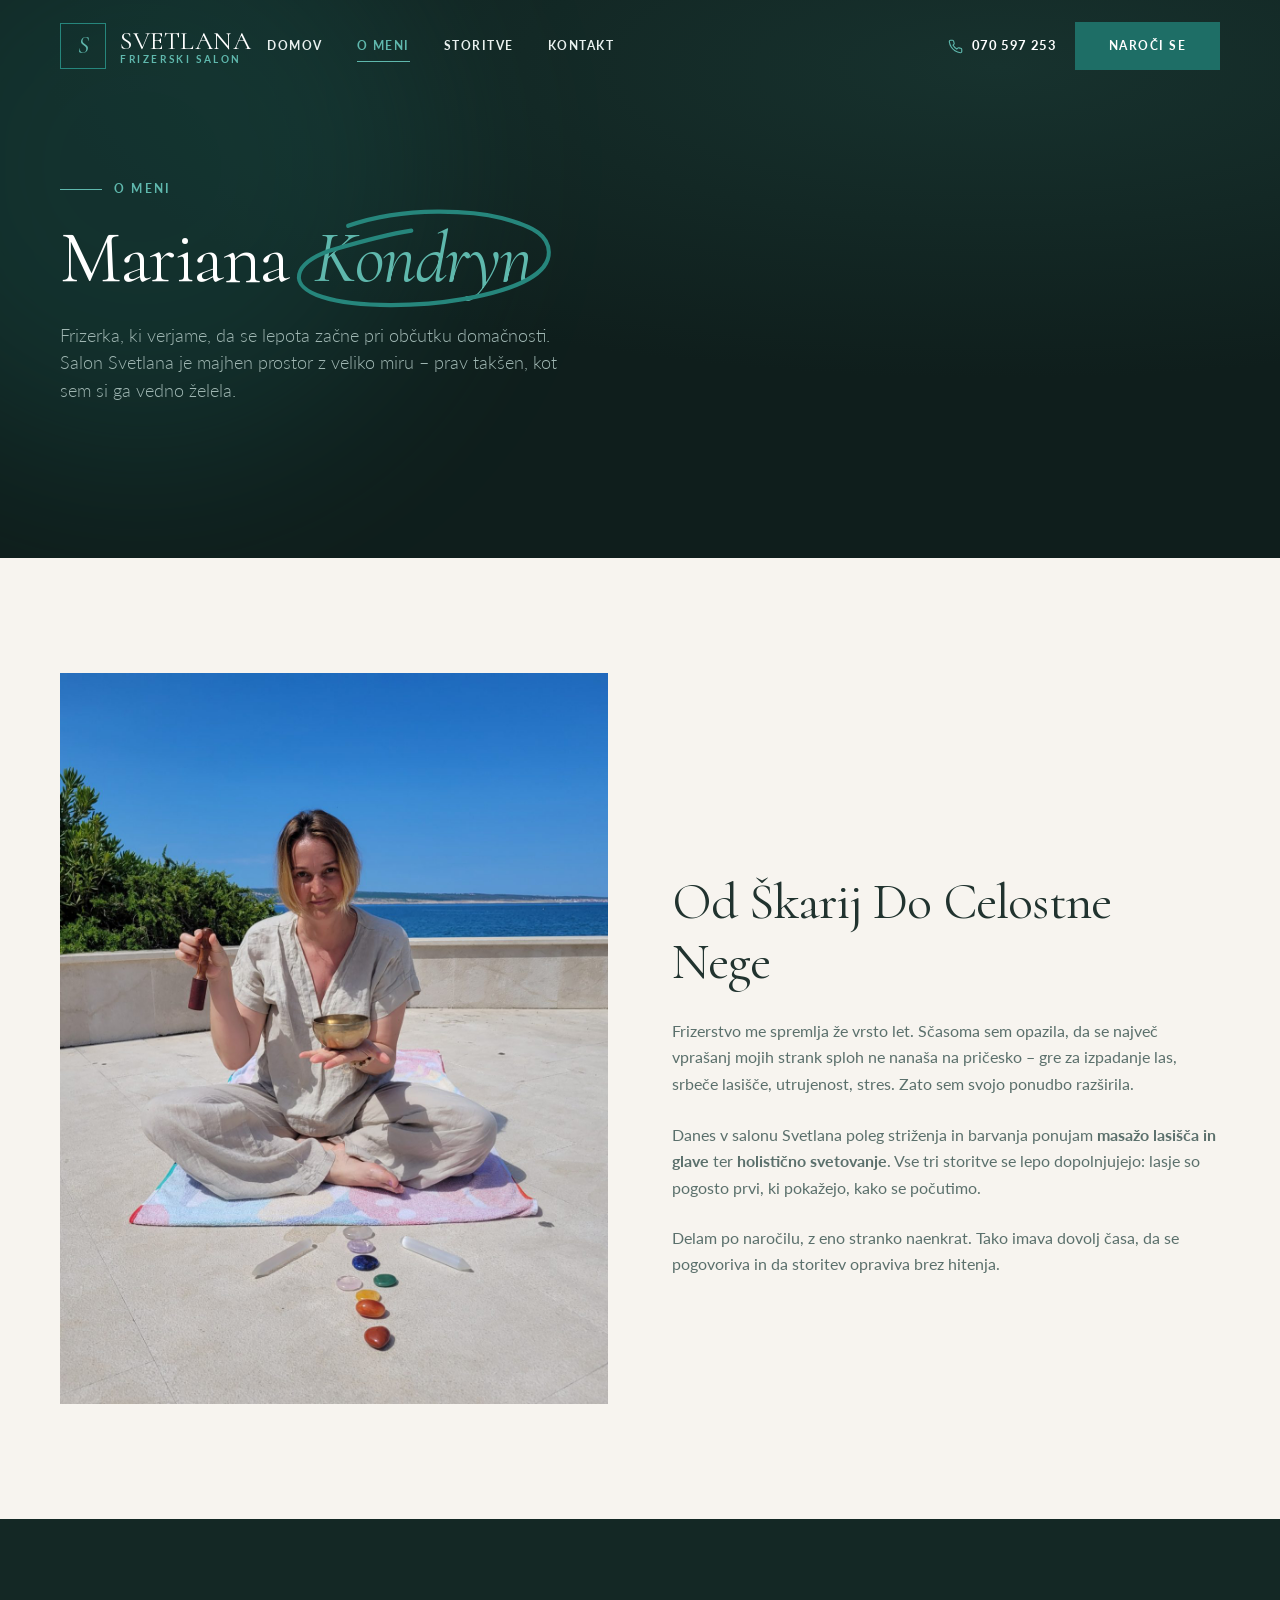
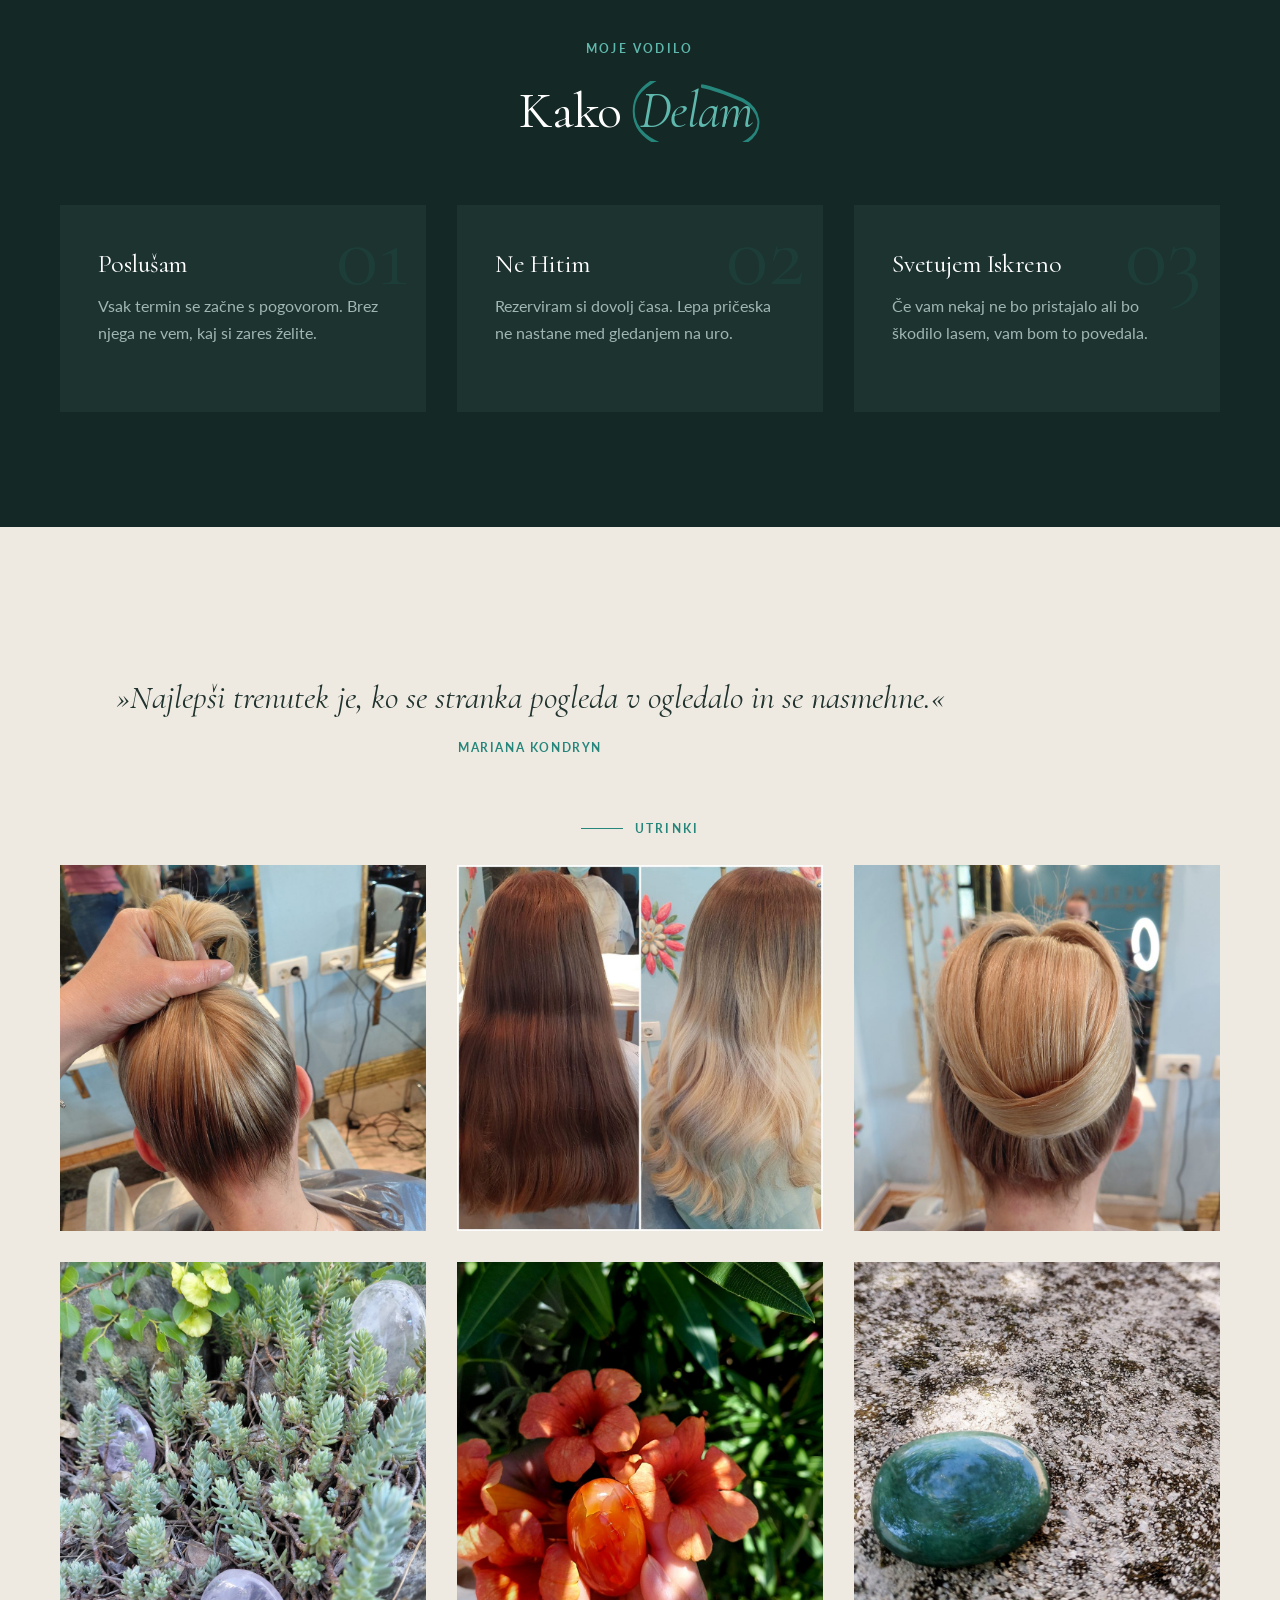
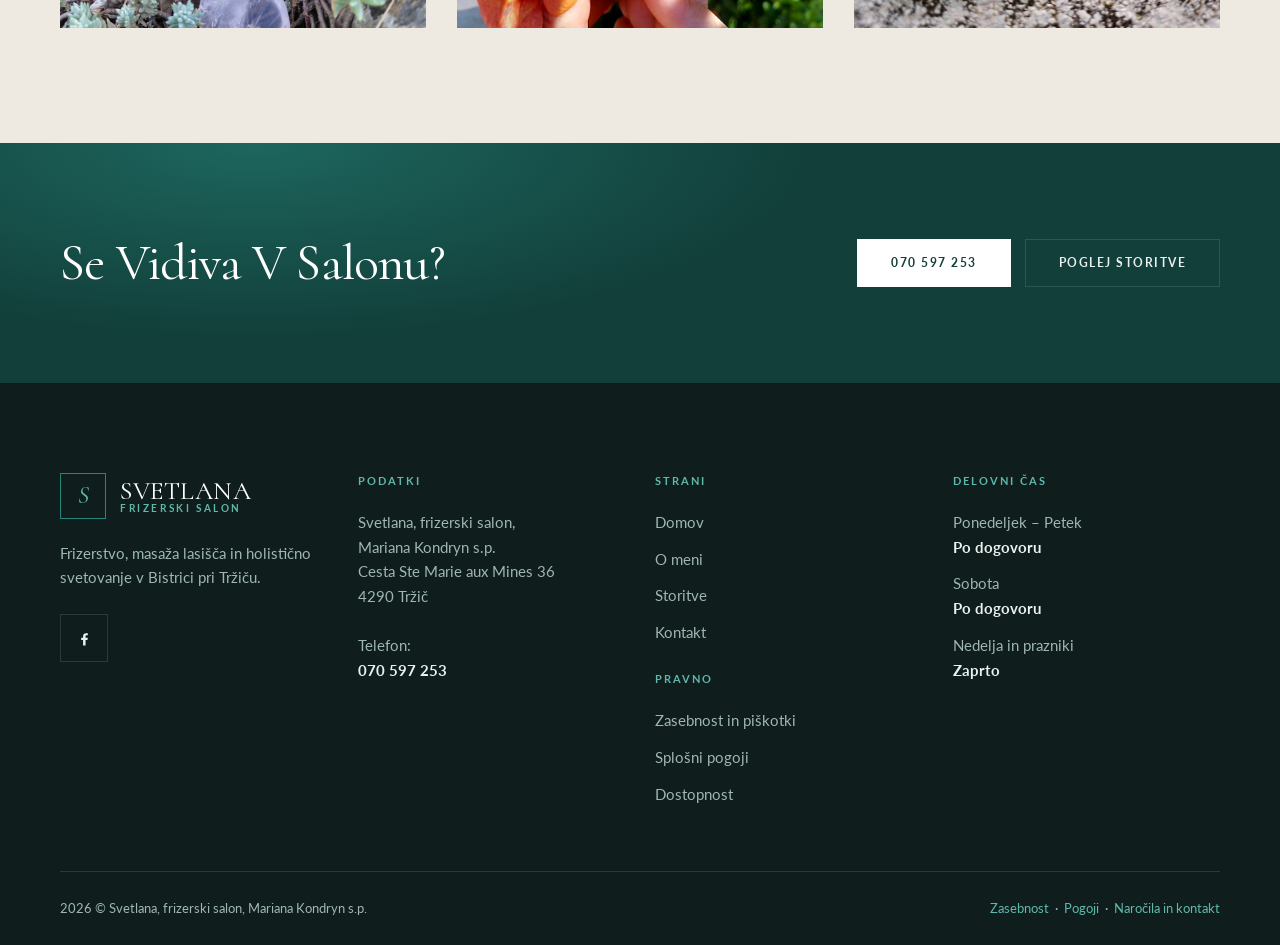
<file: o-meni.html>
<!doctype html>
<html lang="sl">
<head>
<meta charset="utf-8">
<meta name="viewport" content="width=device-width, initial-scale=1">

<title>O meni – Mariana Kondryn | Frizerski salon Svetlana, Tržič</title>
<meta name="description" content="Spoznajte Mariano Kondryn, frizerko iz salona Svetlana v Bistrici pri Tržiču. Frizerstvo, masaža lasišča in holistični pristop k negi las.">
<link rel="canonical" href="o-meni.html">

<meta property="og:type" content="article">
<meta property="og:locale" content="sl_SI">
<meta property="og:title" content="O meni – Mariana Kondryn | Frizerski salon Svetlana">
<meta property="og:description" content="Frizerka z osebnim pristopom iz Bistrice pri Tržiču.">
<meta property="og:image" content="slike/o-meni.jpg">
<meta name="theme-color" content="#26867c">

<link rel="icon" href="data:image/svg+xml,%3Csvg xmlns='http://www.w3.org/2000/svg' viewBox='0 0 64 64'%3E%3Crect width='64' height='64' fill='%2326867c'/%3E%3Ctext x='50%25' y='50%25' dy='.35em' text-anchor='middle' font-family='Georgia,serif' font-style='italic' font-size='40' fill='%23fff'%3ES%3C/text%3E%3C/svg%3E">

<link rel="stylesheet" href="css/pisave.css">
<link rel="stylesheet" href="css/style.css">
</head>

<body>
<a class="skip-link" href="#vsebina">Preskoči na vsebino</a>

<div class="progress" aria-hidden="true"></div>

<header class="site-header">
  <div class="container">

    <a class="brand" href="index.html" aria-label="Svetlana – domov">
      <span class="brand__mark" aria-hidden="true">S</span>
      <span class="brand__text">
        <span class="brand__name">Svetlana</span>
        <span class="brand__sub">Frizerski salon</span>
      </span>
    </a>

    <nav class="nav" aria-label="Glavni meni">
      <a href="index.html">Domov</a>
      <a href="o-meni.html" aria-current="page">O meni</a>
      <a href="storitve.html">Storitve</a>
      <a href="kontakt.html">Kontakt</a>
    </nav>

    <div class="header-actions">
      <a class="header-phone" href="tel:+38670597253">
        <svg width="15" height="15" viewBox="0 0 24 24" fill="none" stroke="currentColor" stroke-width="1.8" aria-hidden="true"><path d="M22 16.9v3a2 2 0 0 1-2.2 2 19.8 19.8 0 0 1-8.6-3.1 19.5 19.5 0 0 1-6-6A19.8 19.8 0 0 1 2.1 4.2 2 2 0 0 1 4.1 2h3a2 2 0 0 1 2 1.7c.1 1 .4 1.9.7 2.8a2 2 0 0 1-.5 2.1L8.1 9.9a16 16 0 0 0 6 6l1.3-1.2a2 2 0 0 1 2.1-.5c.9.3 1.8.6 2.8.7a2 2 0 0 1 1.7 2z"/></svg>
        070 597 253
      </a>
      <a class="btn" href="kontakt.html"><span>Naroči se</span></a>
      <button class="burger" type="button" aria-expanded="false" aria-controls="mobilni-meni">
        <span class="burger__icon" aria-hidden="true"><span></span><span></span><span></span></span>
        <span class="burger__label">Meni</span>
      </button>
    </div>

  </div>
</header>

<nav class="mobile-nav" id="mobilni-meni" aria-label="Meni za male zaslone">
  <a href="index.html">Domov</a>
  <a href="o-meni.html">O meni</a>
  <a href="storitve.html">Storitve</a>
  <a href="kontakt.html">Kontakt</a>
  <a class="btn" href="tel:+38670597253"><span>Pokliči 070 597 253</span></a>
</nav>

<main id="vsebina">

<section class="hero hero--page">
  <span class="hero__glow hero__glow--1" aria-hidden="true"></span>

  <div class="container" style="grid-template-columns:1fr">
    <div class="hero__body" style="max-width:820px">
      <p class="eyebrow load-in d1">O meni</p>
      <h1 class="load-in d2">
        Mariana
        <span class="mark">Kondryn
          <svg viewBox="-8.4 -8 432 165" preserveAspectRatio="none" aria-hidden="true">
            <path d="M325,18C228.7-8.3,118.5,8.3,78,21C22.4,38.4,4.6,54.6,5.6,77.6c1.4,32.4,52.2,54,142.6,63.7c66.2,7.1,169.9,3.7,225.1-16.9c56.7-21.2,42.6-53.9-16.6-70.3C311.7,44.4,270.4,35.4,224,31.5"/>
          </svg>
        </span>
      </h1>
      <p class="lead load-in d3">
        Frizerka, ki verjame, da se lepota začne pri občutku domačnosti.
        Salon Svetlana je majhen prostor z veliko miru – prav takšen, kot sem
        si ga vedno želela.
      </p>
    </div>
  </div>
</section>

<section class="section section--light">
  <div class="container">
    <div class="split">

      <div class="split__media" data-reveal="left">
        <div class="photo-frame">
          <figure class="photo photo--portrait">
            <img src="slike/o-meni.jpg" alt="Mariana Kondryn s pojočo skledo in čakra kamni ob morju" width="1200" height="1600" decoding="async">
            <figcaption class="photo__hint">slike/o-meni.jpg</figcaption>
          </figure>
        </div>
      </div>

      <div class="split__body stack">
        <p class="eyebrow" data-reveal>Moja pot</p>
        <h2 data-reveal data-delay="80">Od škarij do celostne nege</h2>

        <p class="muted" data-reveal data-delay="140">
          Frizerstvo me spremlja že vrsto let. Sčasoma sem opazila, da se
          največ vprašanj mojih strank sploh ne nanaša na pričesko – gre za
          izpadanje las, srbeče lasišče, utrujenost, stres. Zato sem svojo
          ponudbo razširila.
        </p>
        <p class="muted" data-reveal data-delay="200">
          Danes v salonu Svetlana poleg striženja in barvanja ponujam
          <strong>masažo lasišča in glave</strong> ter
          <strong>holistično svetovanje</strong>. Vse tri storitve se lepo
          dopolnjujejo: lasje so pogosto prvi, ki pokažejo, kako se počutimo.
        </p>
        <p class="muted" data-reveal data-delay="260">
          Delam po naročilu, z eno stranko naenkrat. Tako imava dovolj časa,
          da se pogovoriva in da storitev opraviva brez hitenja.
        </p>
      </div>

    </div>
  </div>
</section>

<section class="section section--dark">
  <div class="container">

    <div class="center" style="max-width:720px;margin-inline:auto;margin-bottom:clamp(40px,5vw,72px)">
      <p class="eyebrow" data-reveal>Moje vodilo</p>
      <h2 data-reveal data-delay="80">
        Kako
        <span class="mark">delam
          <svg viewBox="-8.4 -8 432 165" preserveAspectRatio="none" aria-hidden="true">
            <path d="M325,18C228.7-8.3,118.5,8.3,78,21C22.4,38.4,4.6,54.6,5.6,77.6c1.4,32.4,52.2,54,142.6,63.7c66.2,7.1,169.9,3.7,225.1-16.9c56.7-21.2,42.6-53.9-16.6-70.3C311.7,44.4,270.4,35.4,224,31.5"/>
          </svg>
        </span>
      </h2>
    </div>

    <div class="grid grid--3" data-stagger="140">

      <article class="svc" data-reveal>
        <span class="svc__num" aria-hidden="true">01</span>
        <h3>Poslušam</h3>
        <p>Vsak termin se začne s pogovorom. Brez njega ne vem, kaj si zares želite.</p>
      </article>

      <article class="svc" data-reveal>
        <span class="svc__num" aria-hidden="true">02</span>
        <h3>Ne hitim</h3>
        <p>Rezerviram si dovolj časa. Lepa pričeska ne nastane med gledanjem na uro.</p>
      </article>

      <article class="svc" data-reveal>
        <span class="svc__num" aria-hidden="true">03</span>
        <h3>Svetujem iskreno</h3>
        <p>Če vam nekaj ne bo pristajalo ali bo škodilo lasem, vam bom to povedala.</p>
      </article>

    </div>
  </div>
</section>

<section class="section section--light2">
  <div class="container">

    <div class="container--narrow center" style="margin-bottom:clamp(44px,5vw,80px);padding:0">
      <blockquote class="quote" data-reveal="zoom" style="border:0;padding:0;text-align:center">
        »Najlepši trenutek je, ko se stranka pogleda v ogledalo in se nasmehne.«
        <footer>Mariana Kondryn</footer>
      </blockquote>
    </div>

    <p class="eyebrow center" data-reveal style="display:flex;justify-content:center">Utrinki</p>
    <div class="grid grid--3" data-stagger="120" style="margin-top:26px">
      <figure class="photo photo--square" data-reveal>
        <img src="slike/galerija-1.jpg" alt="Urejanje pričeske v salonu Svetlana" width="1000" height="1000" loading="lazy" decoding="async">
        <figcaption class="photo__hint">slike/galerija-1.jpg</figcaption>
      </figure>
      <figure class="photo photo--square" data-reveal>
        <img src="slike/galerija-2.jpg" alt="Pred in po: prehod iz rjave barve v blond preliv s prameni" width="1000" height="1000" loading="lazy" decoding="async">
        <figcaption class="photo__hint">slike/galerija-2.jpg</figcaption>
      </figure>
      <figure class="photo photo--square" data-reveal>
        <img src="slike/galerija-3.jpg" alt="Svečana speta pričeska – francoski zavoj" width="1000" height="1000" loading="lazy" decoding="async">
        <figcaption class="photo__hint">slike/galerija-3.jpg</figcaption>
      </figure>
      <figure class="photo photo--square" data-reveal>
        <img src="slike/kristali-1.jpg" alt="Ametist in gorski kristal med homuljico na kamnitem zidu" width="1000" height="1000" loading="lazy" decoding="async">
      </figure>
      <figure class="photo photo--square" data-reveal>
        <img src="slike/kristali-2.jpg" alt="Karneol v dlani med oranžnimi cvetovi" width="1000" height="1000" loading="lazy" decoding="async">
      </figure>
      <figure class="photo photo--square" data-reveal>
        <img src="slike/kristali-3.jpg" alt="Zelen aventurin na sončnem kamnu" width="1000" height="1000" loading="lazy" decoding="async">
      </figure>
    </div>

  </div>
</section>

<section class="cta">
  <div class="container">
    <h2 data-reveal="left">Se vidiva v salonu?</h2>
    <div class="btn-row" data-reveal="right">
      <a class="btn btn--light" href="tel:+38670597253"><span>070 597 253</span></a>
      <a class="btn btn--ghost" href="storitve.html"><span>Poglej storitve</span></a>
    </div>
  </div>
</section>

</main>

<footer class="site-footer">
  <div class="container">
    <div class="grid grid--4">

      <div>
        <a class="brand" href="index.html" style="margin-bottom:22px">
          <span class="brand__mark" aria-hidden="true">S</span>
          <span class="brand__text">
            <span class="brand__name">Svetlana</span>
            <span class="brand__sub">Frizerski salon</span>
          </span>
        </a>
        <p>
          Frizerstvo, masaža lasišča in holistično svetovanje
          v Bistrici pri Tržiču.
        </p>
        <div class="socials">
          <a href="https://www.facebook.com/marjana.makarov" target="_blank" rel="noopener" aria-label="Facebook – Frizerski salon Svetlana" title="Facebook">
            <svg width="17" height="17" viewBox="0 0 24 24" fill="currentColor" aria-hidden="true"><path d="M13.5 22v-8h2.7l.4-3.1h-3.1V8.9c0-.9.25-1.5 1.55-1.5H16.7V4.6c-.3 0-1.3-.1-2.5-.1-2.5 0-4.2 1.5-4.2 4.3v2.1H7.3V14h2.7v8h3.5z"/></svg>
          </a>
        </div>
      </div>

      <div>
        <h5>Podatki</h5>
        <p>
          Svetlana, frizerski salon,<br>
          Mariana Kondryn s.p.<br>
          Cesta Ste Marie aux Mines 36<br>
          4290 Tržič
        </p>
        <p>
          Telefon:<br><a href="tel:+38670597253"><strong>070 597 253</strong></a>
        </p>
      </div>

      <div>
        <h5>Strani</h5>
        <ul>
          <li><a href="index.html">Domov</a></li>
          <li><a href="o-meni.html">O meni</a></li>
          <li><a href="storitve.html">Storitve</a></li>
          <li><a href="kontakt.html">Kontakt</a></li>
        </ul>

        <h5 style="margin-top:26px">Pravno</h5>
        <ul>
          <li><a href="zasebnost.html">Zasebnost in piškotki</a></li>
          <li><a href="pogoji.html">Splošni pogoji</a></li>
          <li><a href="dostopnost.html">Dostopnost</a></li>
        </ul>
      </div>

      <div>
        <h5>Delovni čas</h5>
        <ul>
          <li>Ponedeljek – Petek<br><strong>Po dogovoru</strong></li>
          <li>Sobota<br><strong>Po dogovoru</strong></li>
          <li>Nedelja in prazniki<br><strong>Zaprto</strong></li>
        </ul>
      </div>

    </div>

    <div class="footer-bottom">
      <span>2026 © Svetlana, frizerski salon, Mariana Kondryn s.p.</span>
      <span><a href="zasebnost.html">Zasebnost</a> &nbsp;·&nbsp; <a href="pogoji.html">Pogoji</a> &nbsp;·&nbsp; <a href="kontakt.html">Naročila in kontakt</a></span>
    </div>
  </div>
</footer>

<button class="to-top" type="button" aria-label="Nazaj na vrh">
  <svg width="14" height="17" viewBox="0 0 14 17" fill="currentColor" aria-hidden="true"><path d="M7 0L14 6.5625L13.4261 7.17468L7.41957 1.54357V16.5186H6.58043V1.54357L0.573916 7.17468L0 6.5625L7 0Z"/></svg>
</button>

<script src="js/main.js"></script>
</body>
</html>
</file>
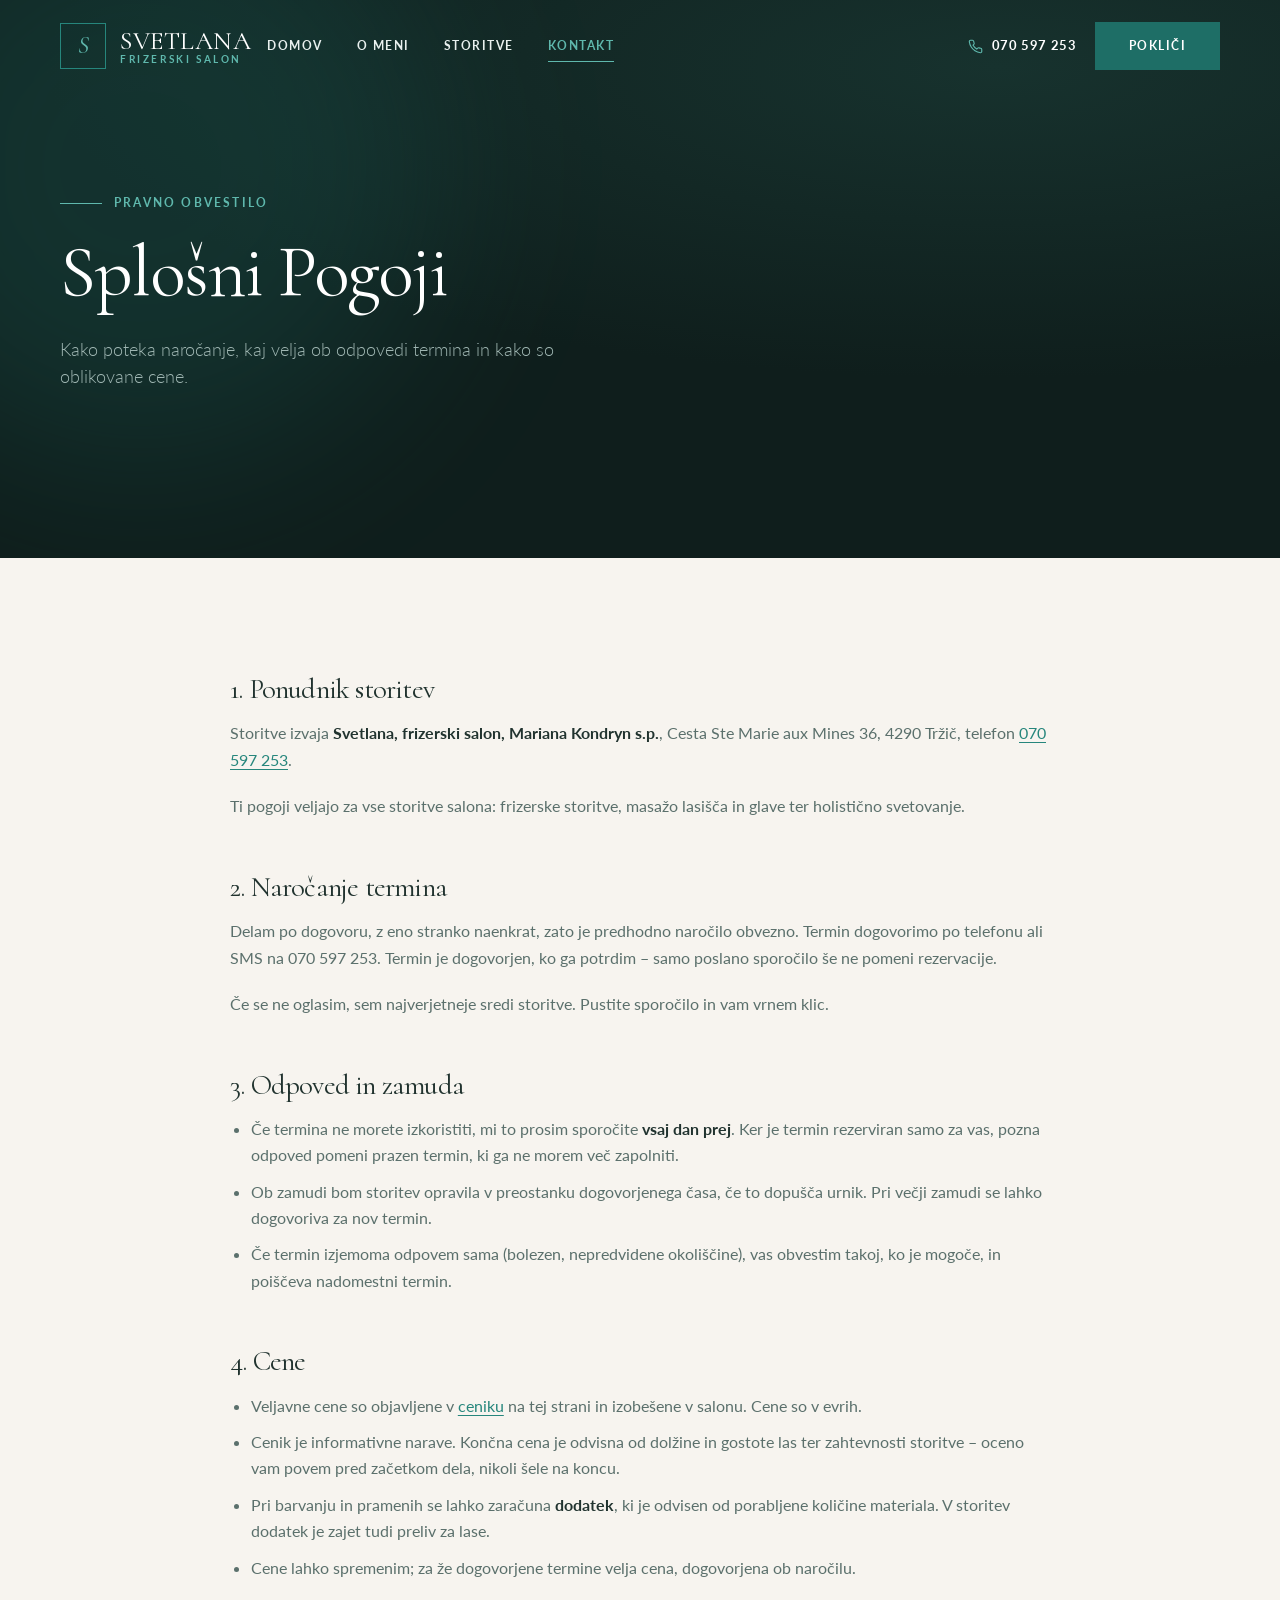
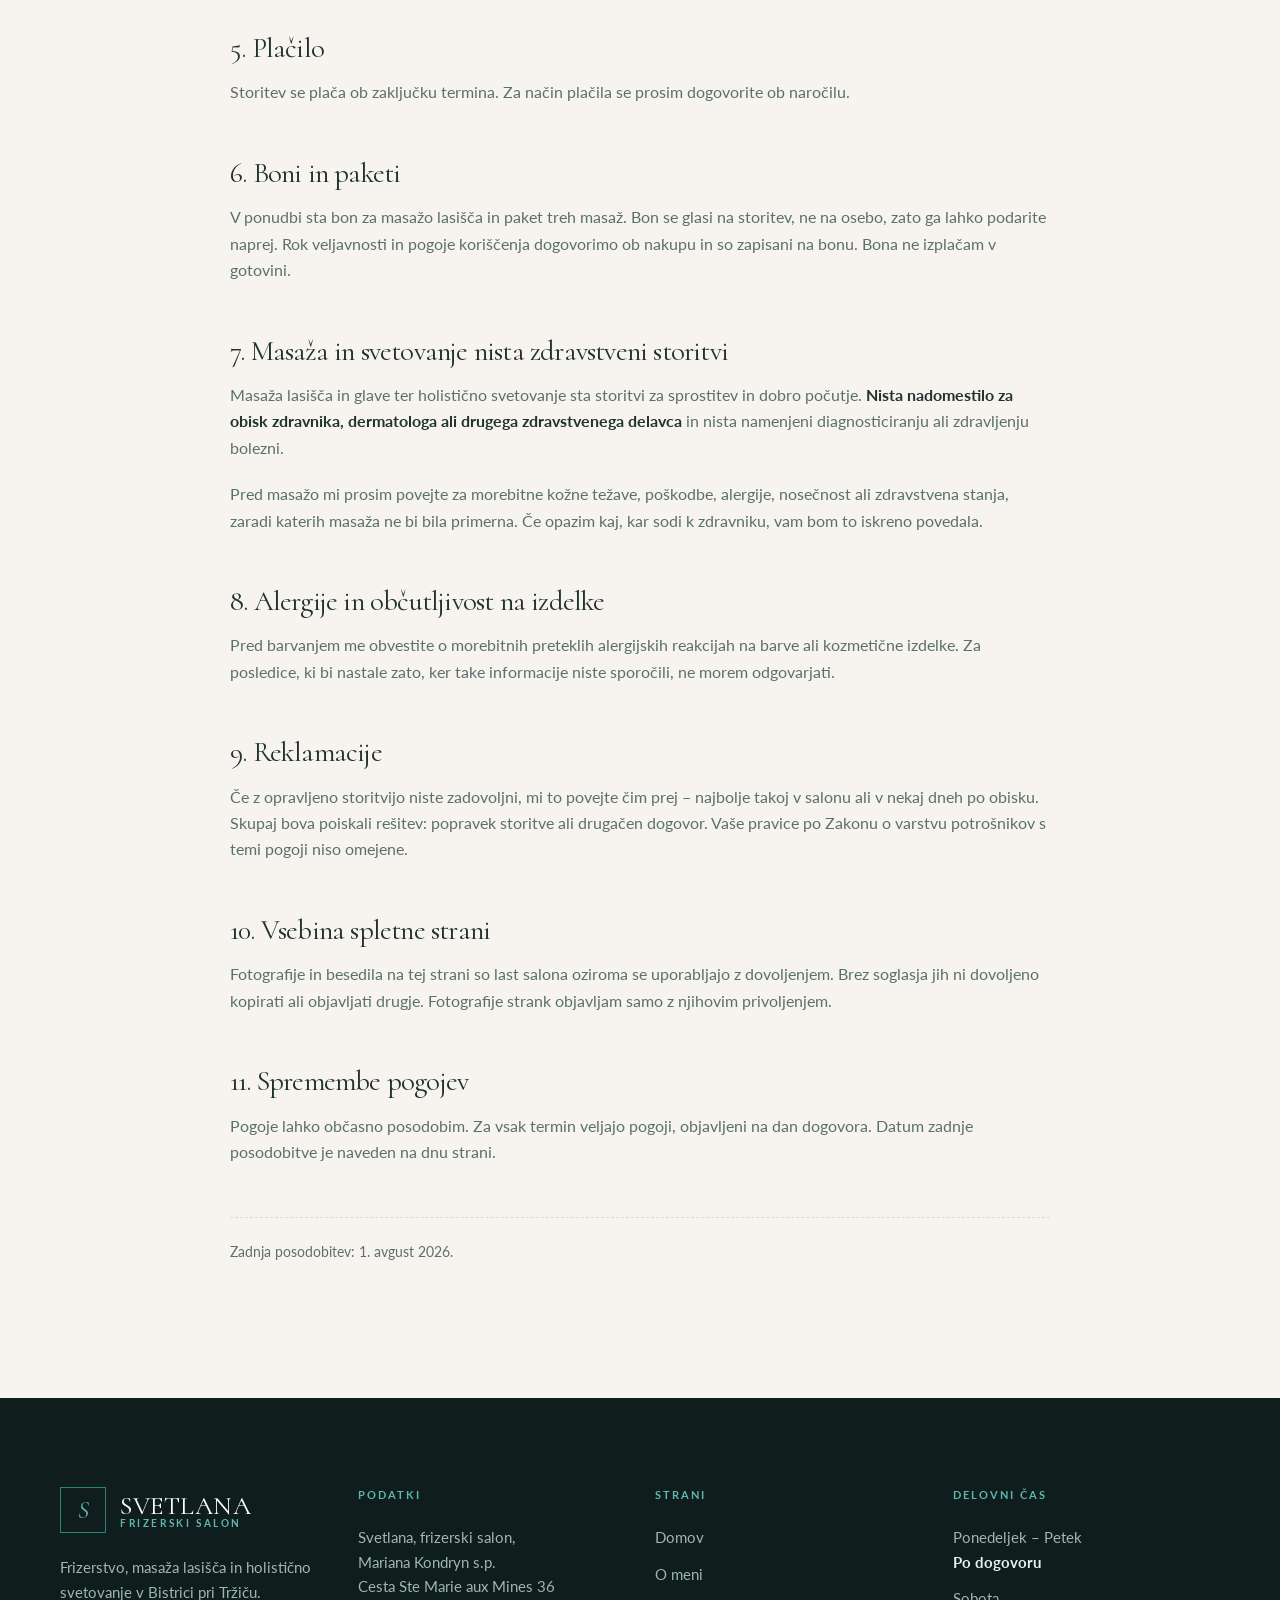
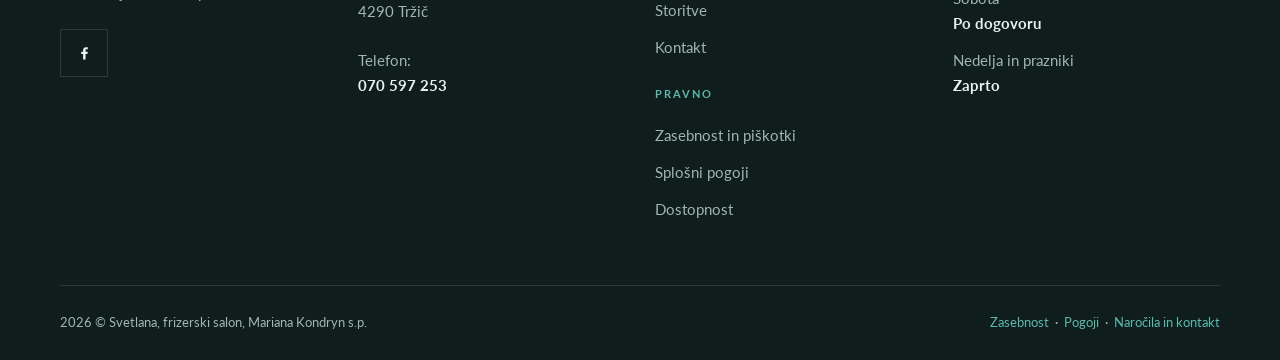
<file: pogoji.html>
<!doctype html>
<html lang="sl">
<head>
<meta charset="utf-8">
<meta name="viewport" content="width=device-width, initial-scale=1">

<title>Splošni pogoji poslovanja | Frizerski salon Svetlana, Tržič</title>
<meta name="description" content="Splošni pogoji salona Svetlana: naročanje in odpoved termina, cene in dodatek za material, boni, reklamacije.">
<link rel="canonical" href="pogoji.html">
<meta name="robots" content="index, follow">

<meta property="og:type" content="website">
<meta property="og:locale" content="sl_SI">
<meta property="og:title" content="Splošni pogoji – Frizerski salon Svetlana">
<meta property="og:description" content="Splošni pogoji salona Svetlana: naročanje in odpoved termina, cene in dodatek za material, boni, reklamacije.">
<meta name="theme-color" content="#26867c">

<link rel="icon" href="data:image/svg+xml,%3Csvg xmlns='http://www.w3.org/2000/svg' viewBox='0 0 64 64'%3E%3Crect width='64' height='64' fill='%2326867c'/%3E%3Ctext x='50%25' y='50%25' dy='.35em' text-anchor='middle' font-family='Georgia,serif' font-style='italic' font-size='40' fill='%23fff'%3ES%3C/text%3E%3C/svg%3E">

<link rel="stylesheet" href="css/pisave.css">
<link rel="stylesheet" href="css/style.css">
</head>

<body>
<a class="skip-link" href="#vsebina">Preskoči na vsebino</a>

<div class="progress" aria-hidden="true"></div>

<header class="site-header">
  <div class="container">

    <a class="brand" href="index.html" aria-label="Svetlana – domov">
      <span class="brand__mark" aria-hidden="true">S</span>
      <span class="brand__text">
        <span class="brand__name">Svetlana</span>
        <span class="brand__sub">Frizerski salon</span>
      </span>
    </a>

    <nav class="nav" aria-label="Glavni meni">
      <a href="index.html">Domov</a>
      <a href="o-meni.html">O meni</a>
      <a href="storitve.html">Storitve</a>
      <a href="kontakt.html" aria-current="page">Kontakt</a>
    </nav>

    <div class="header-actions">
      <a class="header-phone" href="tel:+38670597253">
        <svg width="15" height="15" viewBox="0 0 24 24" fill="none" stroke="currentColor" stroke-width="1.8" aria-hidden="true"><path d="M22 16.9v3a2 2 0 0 1-2.2 2 19.8 19.8 0 0 1-8.6-3.1 19.5 19.5 0 0 1-6-6A19.8 19.8 0 0 1 2.1 4.2 2 2 0 0 1 4.1 2h3a2 2 0 0 1 2 1.7c.1 1 .4 1.9.7 2.8a2 2 0 0 1-.5 2.1L8.1 9.9a16 16 0 0 0 6 6l1.3-1.2a2 2 0 0 1 2.1-.5c.9.3 1.8.6 2.8.7a2 2 0 0 1 1.7 2z"/></svg>
        070 597 253
      </a>
      <a class="btn" href="tel:+38670597253"><span>Pokliči</span></a>
      <button class="burger" type="button" aria-expanded="false" aria-controls="mobilni-meni">
        <span class="burger__icon" aria-hidden="true"><span></span><span></span><span></span></span>
        <span class="burger__label">Meni</span>
      </button>
    </div>

  </div>
</header>

<nav class="mobile-nav" id="mobilni-meni" aria-label="Meni za male zaslone">
  <a href="index.html">Domov</a>
  <a href="o-meni.html">O meni</a>
  <a href="storitve.html">Storitve</a>
  <a href="kontakt.html">Kontakt</a>
  <a class="btn" href="tel:+38670597253"><span>Pokliči 070 597 253</span></a>
</nav>

<main id="vsebina">

<section class="hero hero--page">
  <span class="hero__glow hero__glow--1" aria-hidden="true"></span>

  <div class="container" style="grid-template-columns:1fr">
    <div class="hero__body" style="max-width:820px">
      <p class="eyebrow load-in d1">Pravno obvestilo</p>
      <h1 class="load-in d2">Splošni pogoji</h1>
      <p class="lead load-in d3">Kako poteka naročanje, kaj velja ob odpovedi termina in kako so oblikovane cene.</p>
    </div>
  </div>
</section>

<section class="section section--light">
  <div class="container container--narrow">
    <article class="legal">

      <h2>1. Ponudnik storitev</h2>
      <p>
        Storitve izvaja <strong>Svetlana, frizerski salon, Mariana Kondryn s.p.</strong>,
        Cesta Ste Marie aux Mines 36, 4290 Tržič, telefon
        <a href="tel:+38670597253">070 597 253</a>.
      </p>
      <p>
        Ti pogoji veljajo za vse storitve salona: frizerske storitve, masažo
        lasišča in glave ter holistično svetovanje.
      </p>

      <h2>2. Naročanje termina</h2>
      <p>
        Delam po dogovoru, z eno stranko naenkrat, zato je predhodno naročilo
        obvezno. Termin dogovorimo po telefonu ali SMS na 070 597 253.
        Termin je dogovorjen, ko ga potrdim – samo poslano sporočilo še ne
        pomeni rezervacije.
      </p>
      <p>
        Če se ne oglasim, sem najverjetneje sredi storitve. Pustite sporočilo
        in vam vrnem klic.
      </p>

      <h2>3. Odpoved in zamuda</h2>
      <ul>
        <li>Če termina ne morete izkoristiti, mi to prosim sporočite
          <strong>vsaj dan prej</strong>. Ker je termin rezerviran samo za vas,
          pozna odpoved pomeni prazen termin, ki ga ne morem več zapolniti.</li>
        <li>Ob zamudi bom storitev opravila v preostanku dogovorjenega časa,
          če to dopušča urnik. Pri večji zamudi se lahko dogovoriva za nov termin.</li>
        <li>Če termin izjemoma odpovem sama (bolezen, nepredvidene okoliščine),
          vas obvestim takoj, ko je mogoče, in poiščeva nadomestni termin.</li>
      </ul>

      <h2>4. Cene</h2>
      <ul>
        <li>Veljavne cene so objavljene v <a href="storitve.html#cenik">ceniku</a>
          na tej strani in izobešene v salonu. Cene so v evrih.</li>
        <li>Cenik je informativne narave. Končna cena je odvisna od dolžine in
          gostote las ter zahtevnosti storitve – oceno vam povem pred začetkom
          dela, nikoli šele na koncu.</li>
        <li>Pri barvanju in pramenih se lahko zaračuna <strong>dodatek</strong>,
          ki je odvisen od porabljene količine materiala. V storitev dodatek je
          zajet tudi preliv za lase.</li>
        <li>Cene lahko spremenim; za že dogovorjene termine velja cena,
          dogovorjena ob naročilu.</li>
      </ul>

      <h2>5. Plačilo</h2>
      <p>
        Storitev se plača ob zaključku termina. Za način plačila se prosim
        dogovorite ob naročilu.
      </p>

      <h2>6. Boni in paketi</h2>
      <p>
        V ponudbi sta bon za masažo lasišča in paket treh masaž. Bon se glasi
        na storitev, ne na osebo, zato ga lahko podarite naprej. Rok veljavnosti
        in pogoje koriščenja dogovorimo ob nakupu in so zapisani na bonu.
        Bona ne izplačam v gotovini.
      </p>

      <h2>7. Masaža in svetovanje nista zdravstveni storitvi</h2>
      <p>
        Masaža lasišča in glave ter holistično svetovanje sta storitvi za
        sprostitev in dobro počutje. <strong>Nista nadomestilo za obisk zdravnika,
        dermatologa ali drugega zdravstvenega delavca</strong> in nista namenjeni
        diagnosticiranju ali zdravljenju bolezni.
      </p>
      <p>
        Pred masažo mi prosim povejte za morebitne kožne težave, poškodbe,
        alergije, nosečnost ali zdravstvena stanja, zaradi katerih masaža ne bi
        bila primerna. Če opazim kaj, kar sodi k zdravniku, vam bom to iskreno
        povedala.
      </p>

      <h2>8. Alergije in občutljivost na izdelke</h2>
      <p>
        Pred barvanjem me obvestite o morebitnih preteklih alergijskih reakcijah
        na barve ali kozmetične izdelke. Za posledice, ki bi nastale zato, ker
        take informacije niste sporočili, ne morem odgovarjati.
      </p>

      <h2>9. Reklamacije</h2>
      <p>
        Če z opravljeno storitvijo niste zadovoljni, mi to povejte čim prej –
        najbolje takoj v salonu ali v nekaj dneh po obisku. Skupaj bova
        poiskali rešitev: popravek storitve ali drugačen dogovor. Vaše
        pravice po Zakonu o varstvu potrošnikov s temi pogoji niso omejene.
      </p>

      <h2>10. Vsebina spletne strani</h2>
      <p>
        Fotografije in besedila na tej strani so last salona oziroma se
        uporabljajo z dovoljenjem. Brez soglasja jih ni dovoljeno kopirati ali
        objavljati drugje. Fotografije strank objavljam samo z njihovim
        privoljenjem.
      </p>

      <h2>11. Spremembe pogojev</h2>
      <p>
        Pogoje lahko občasno posodobim. Za vsak termin veljajo pogoji, objavljeni
        na dan dogovora. Datum zadnje posodobitve je naveden na dnu strani.
      </p>

      <p class="legal__updated">Zadnja posodobitev: 1. avgust 2026.</p>
    </article>
  </div>
</section>

</main>

<footer class="site-footer">
  <div class="container">
    <div class="grid grid--4">

      <div>
        <a class="brand" href="index.html" style="margin-bottom:22px">
          <span class="brand__mark" aria-hidden="true">S</span>
          <span class="brand__text">
            <span class="brand__name">Svetlana</span>
            <span class="brand__sub">Frizerski salon</span>
          </span>
        </a>
        <p>
          Frizerstvo, masaža lasišča in holistično svetovanje
          v Bistrici pri Tržiču.
        </p>
        <div class="socials">
          <a href="https://www.facebook.com/marjana.makarov" target="_blank" rel="noopener" aria-label="Facebook – Frizerski salon Svetlana" title="Facebook">
            <svg width="17" height="17" viewBox="0 0 24 24" fill="currentColor" aria-hidden="true"><path d="M13.5 22v-8h2.7l.4-3.1h-3.1V8.9c0-.9.25-1.5 1.55-1.5H16.7V4.6c-.3 0-1.3-.1-2.5-.1-2.5 0-4.2 1.5-4.2 4.3v2.1H7.3V14h2.7v8h3.5z"/></svg>
          </a>
        </div>
      </div>

      <div>
        <h5>Podatki</h5>
        <p>
          Svetlana, frizerski salon,<br>
          Mariana Kondryn s.p.<br>
          Cesta Ste Marie aux Mines 36<br>
          4290 Tržič
        </p>
        <p>
          Telefon:<br><a href="tel:+38670597253"><strong>070 597 253</strong></a>
        </p>
      </div>

      <div>
        <h5>Strani</h5>
        <ul>
          <li><a href="index.html">Domov</a></li>
          <li><a href="o-meni.html">O meni</a></li>
          <li><a href="storitve.html">Storitve</a></li>
          <li><a href="kontakt.html">Kontakt</a></li>
        </ul>

        <h5 style="margin-top:26px">Pravno</h5>
        <ul>
          <li><a href="zasebnost.html">Zasebnost in piškotki</a></li>
          <li><a href="pogoji.html">Splošni pogoji</a></li>
          <li><a href="dostopnost.html">Dostopnost</a></li>
        </ul>
      </div>

      <div>
        <h5>Delovni čas</h5>
        <ul>
          <li>Ponedeljek – Petek<br><strong>Po dogovoru</strong></li>
          <li>Sobota<br><strong>Po dogovoru</strong></li>
          <li>Nedelja in prazniki<br><strong>Zaprto</strong></li>
        </ul>
      </div>

    </div>

    <div class="footer-bottom">
      <span>2026 © Svetlana, frizerski salon, Mariana Kondryn s.p.</span>
      <span><a href="zasebnost.html">Zasebnost</a> &nbsp;·&nbsp; <a href="pogoji.html">Pogoji</a> &nbsp;·&nbsp; <a href="kontakt.html">Naročila in kontakt</a></span>
    </div>
  </div>
</footer>

<button class="to-top" type="button" aria-label="Nazaj na vrh">
  <svg width="14" height="17" viewBox="0 0 14 17" fill="currentColor" aria-hidden="true"><path d="M7 0L14 6.5625L13.4261 7.17468L7.41957 1.54357V16.5186H6.58043V1.54357L0.573916 7.17468L0 6.5625L7 0Z"/></svg>
</button>

<script src="js/main.js"></script>
</body>
</html>
</file>
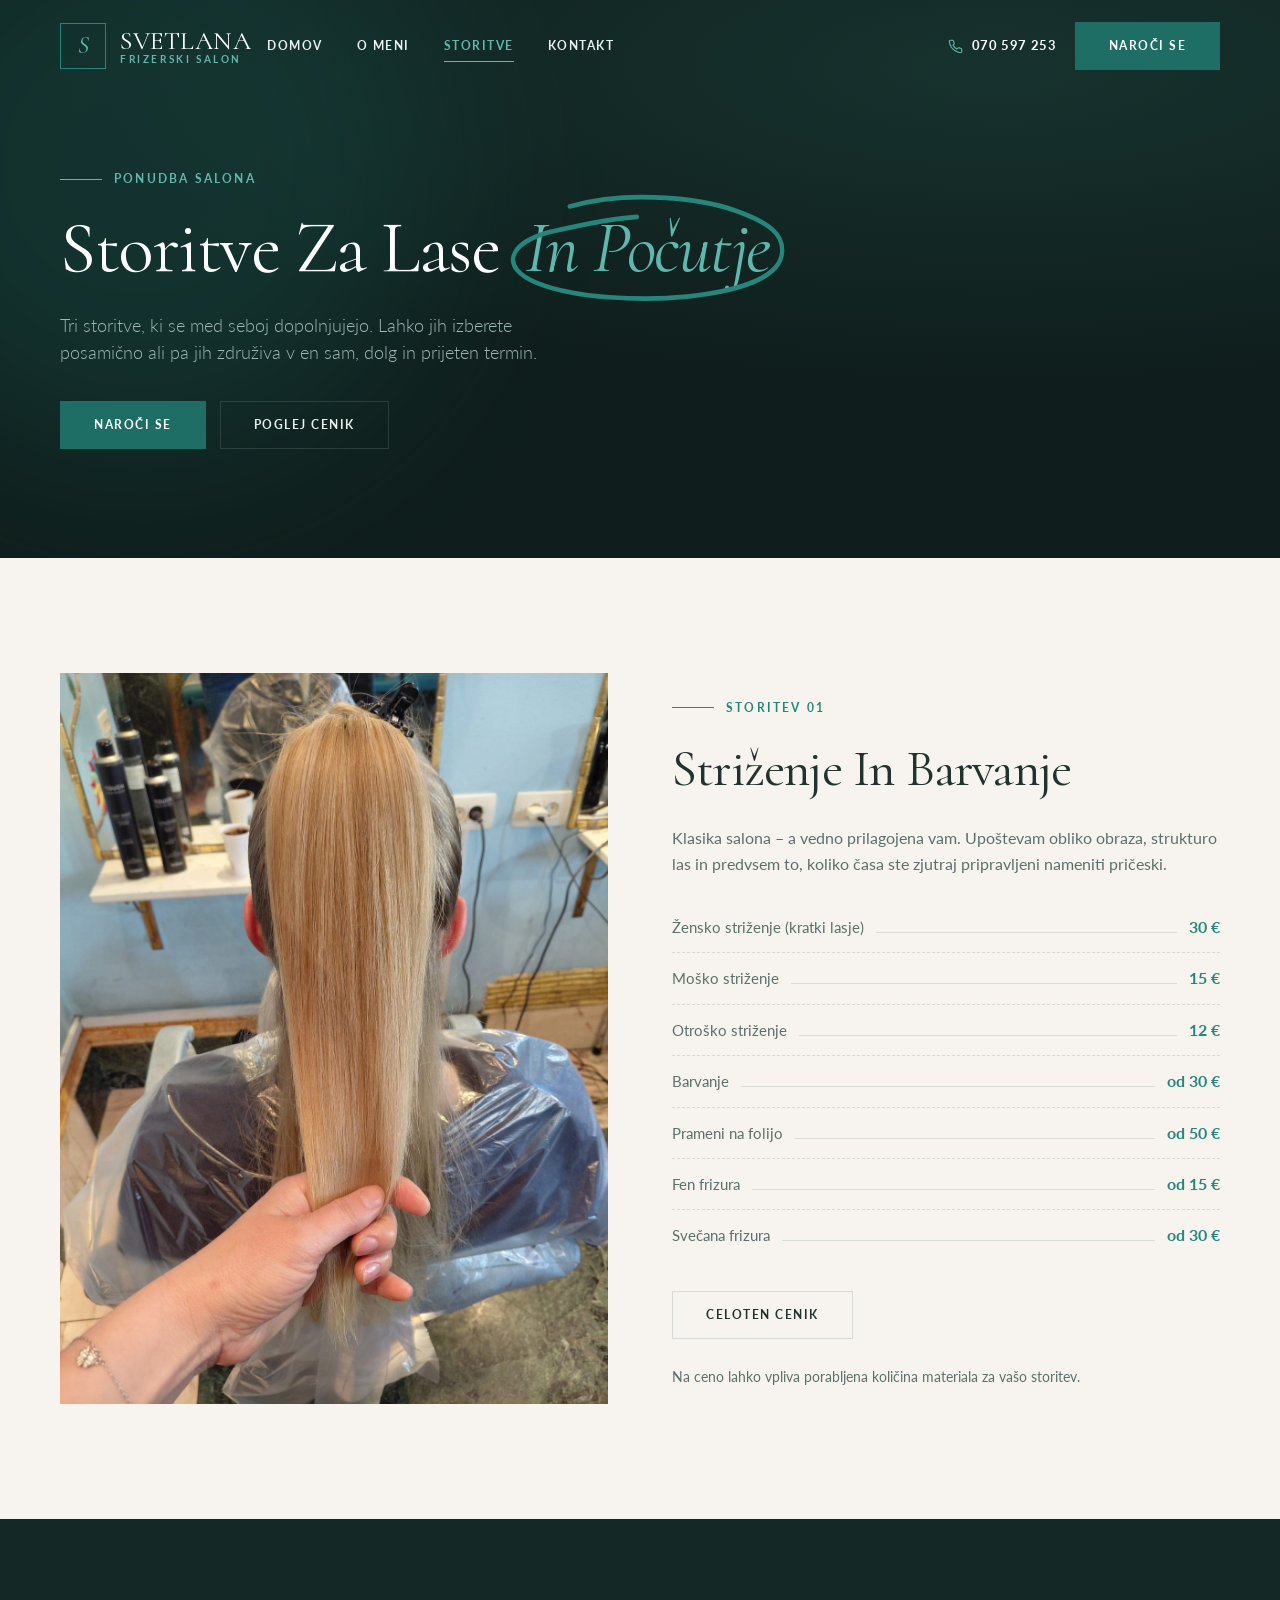
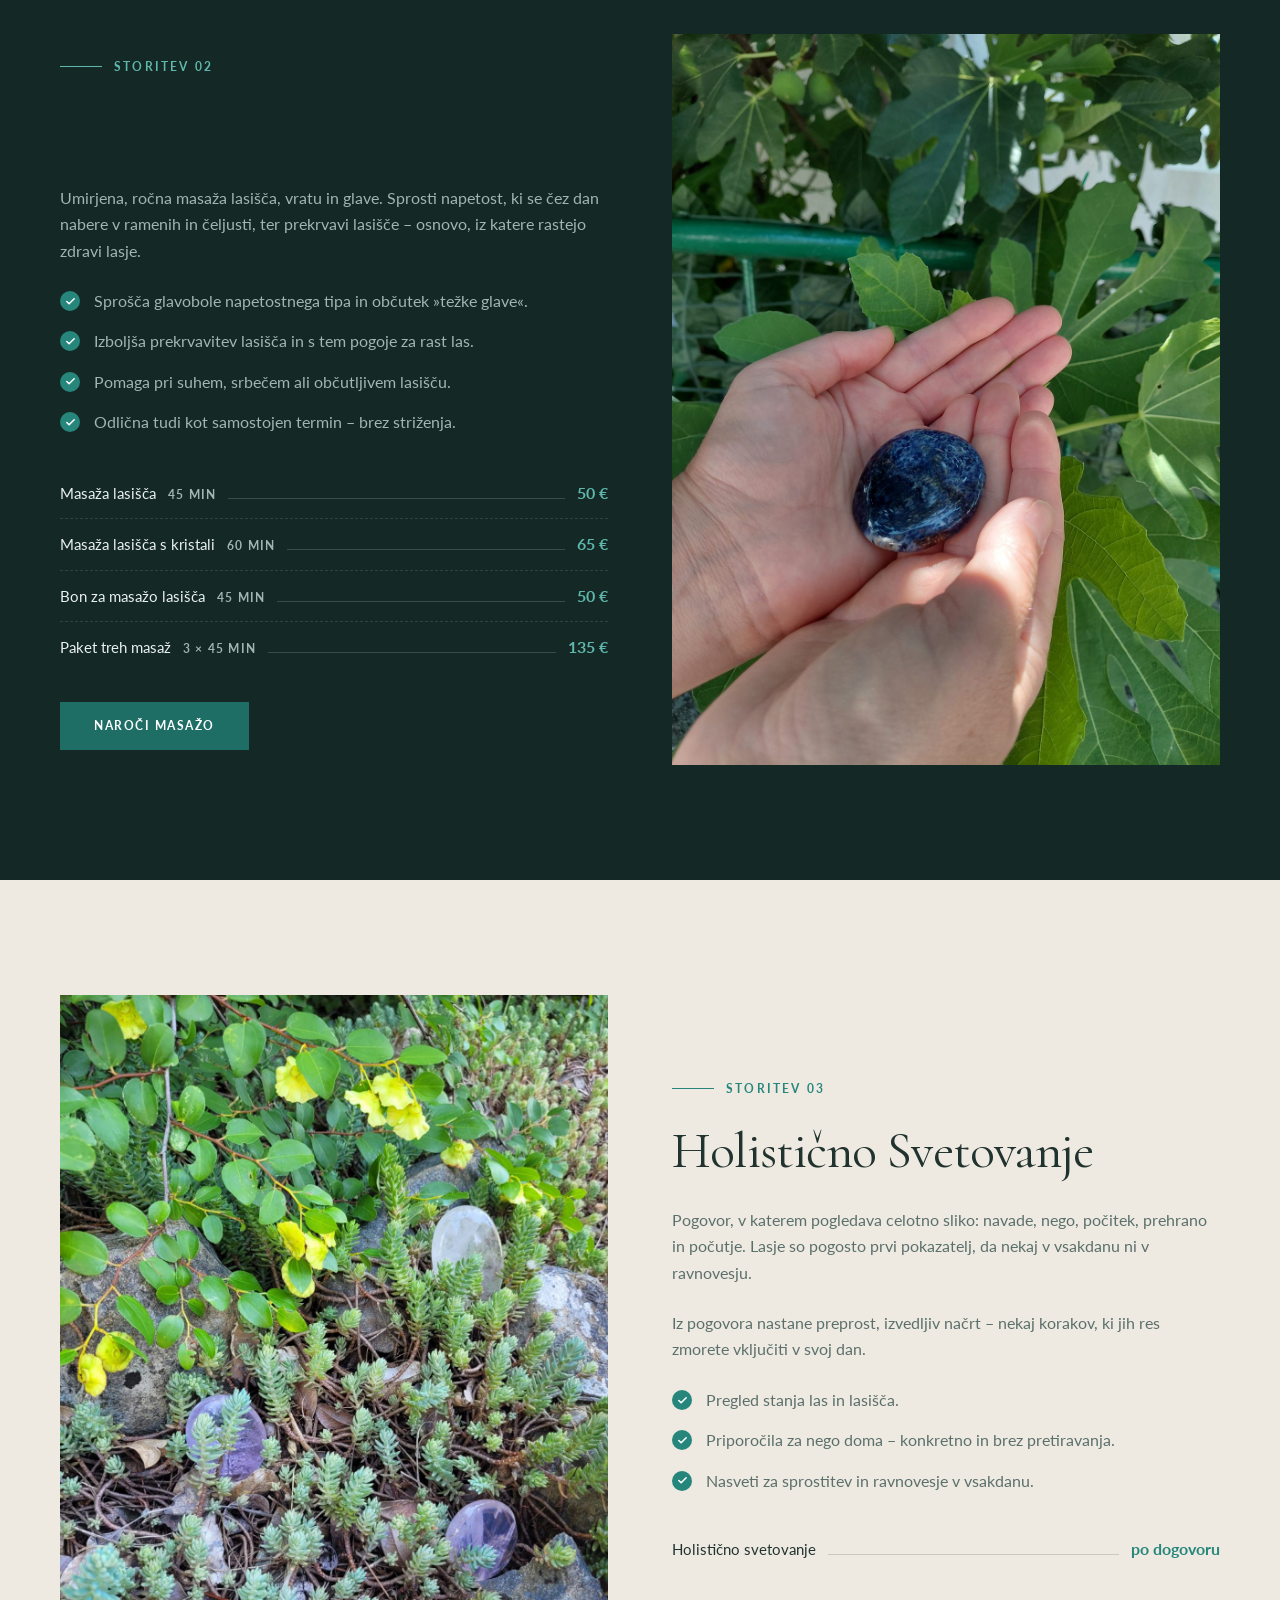
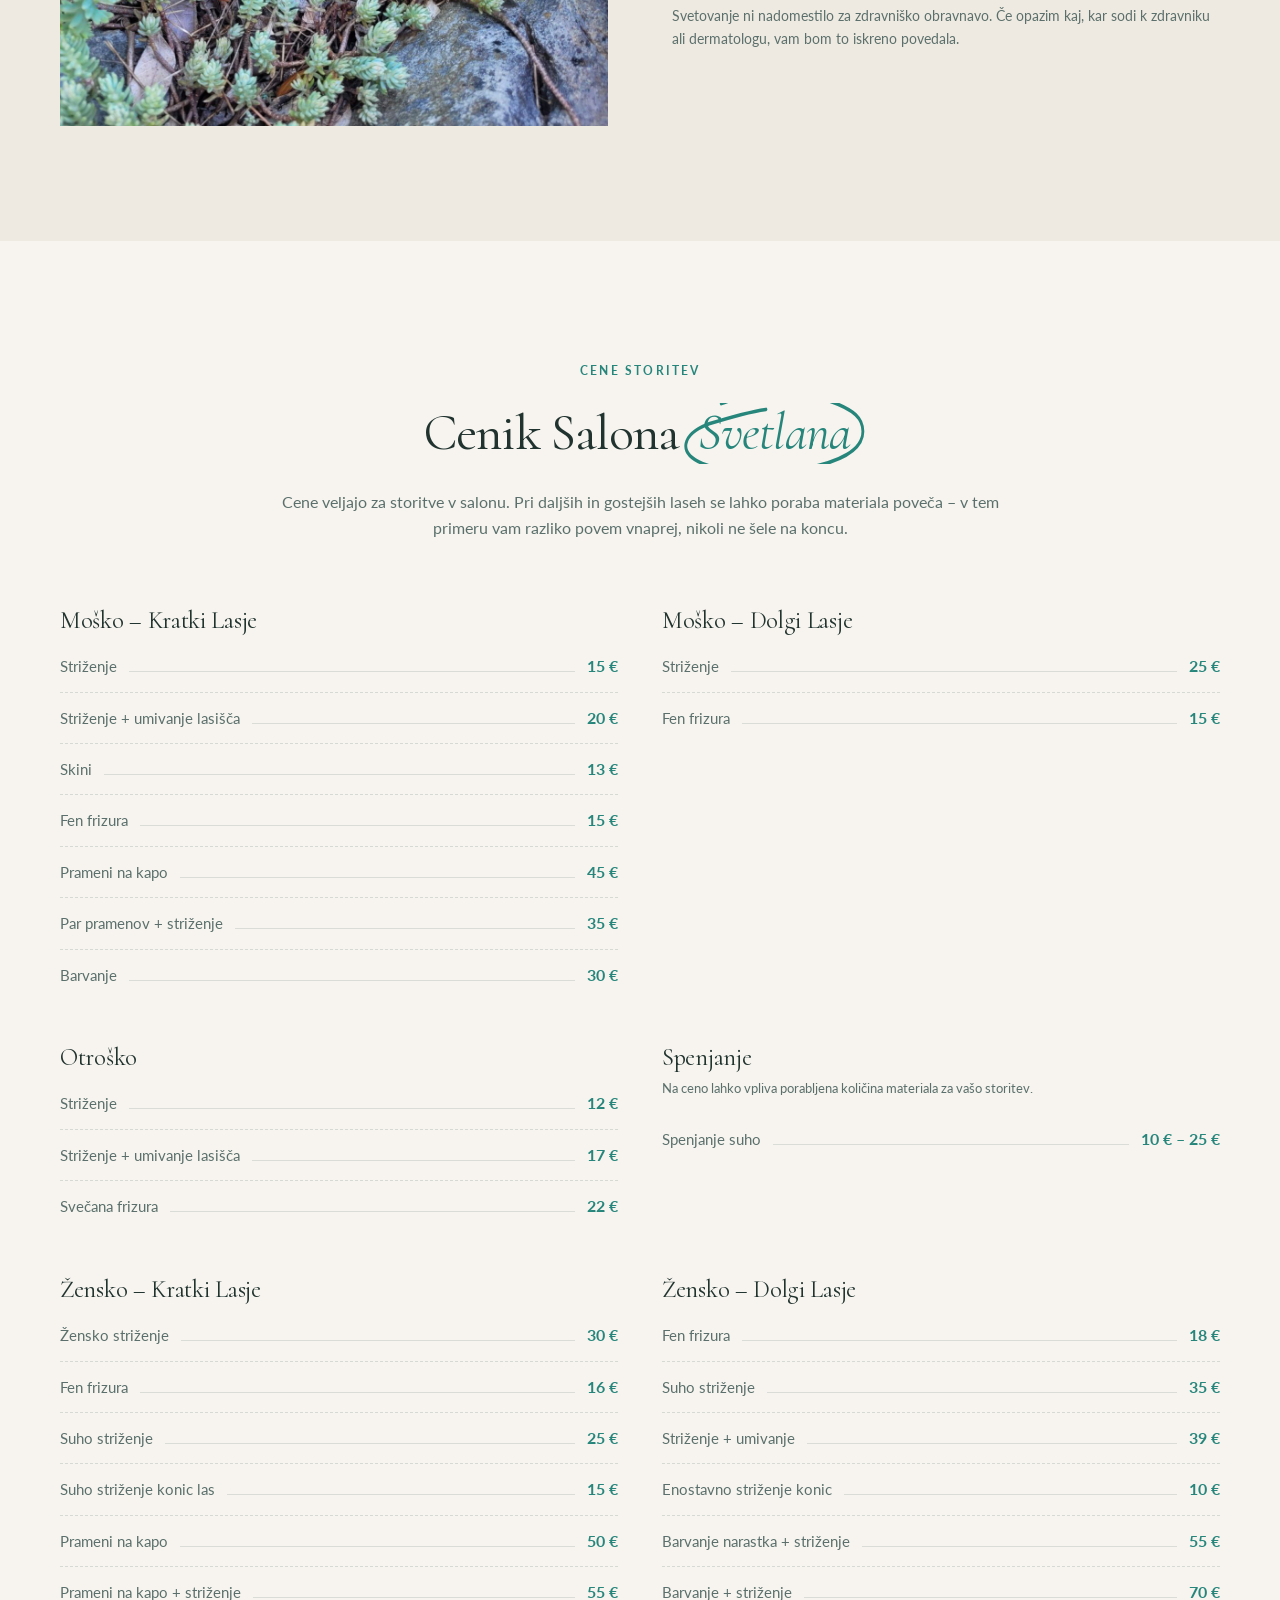
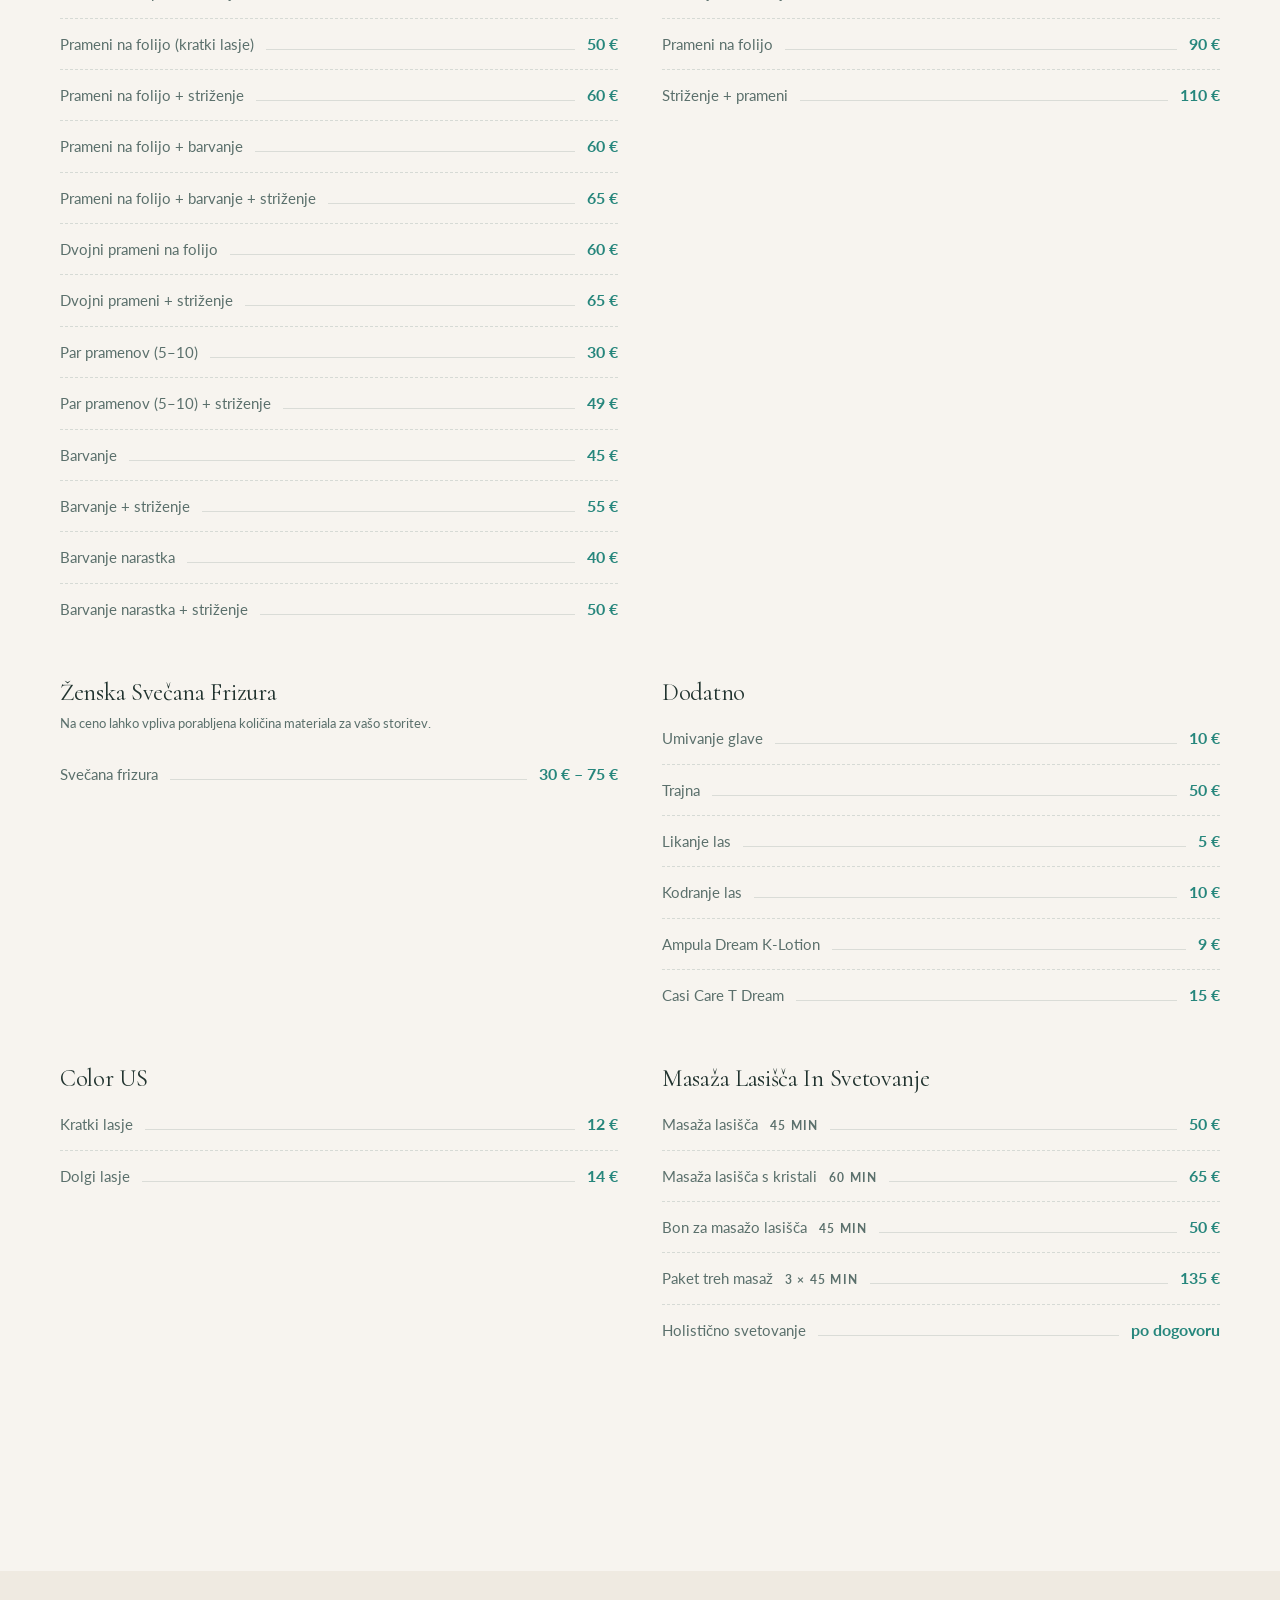
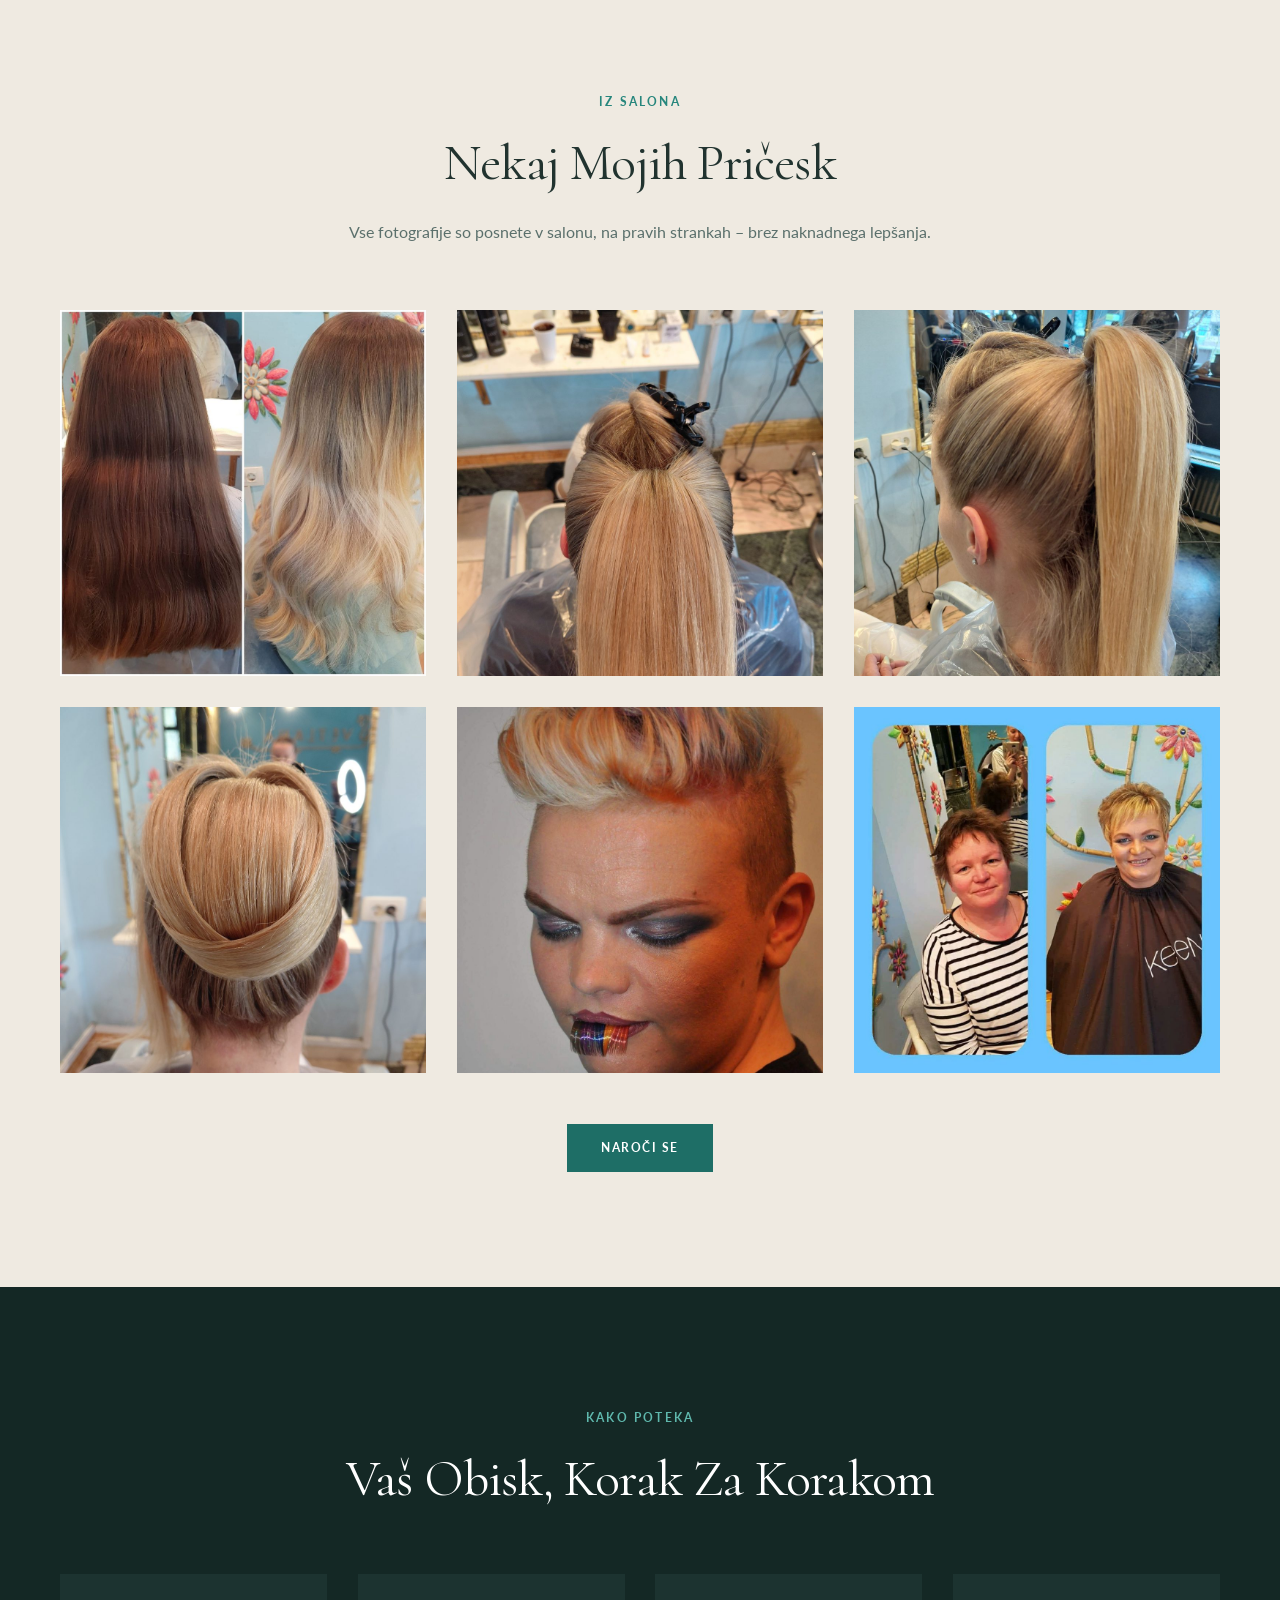
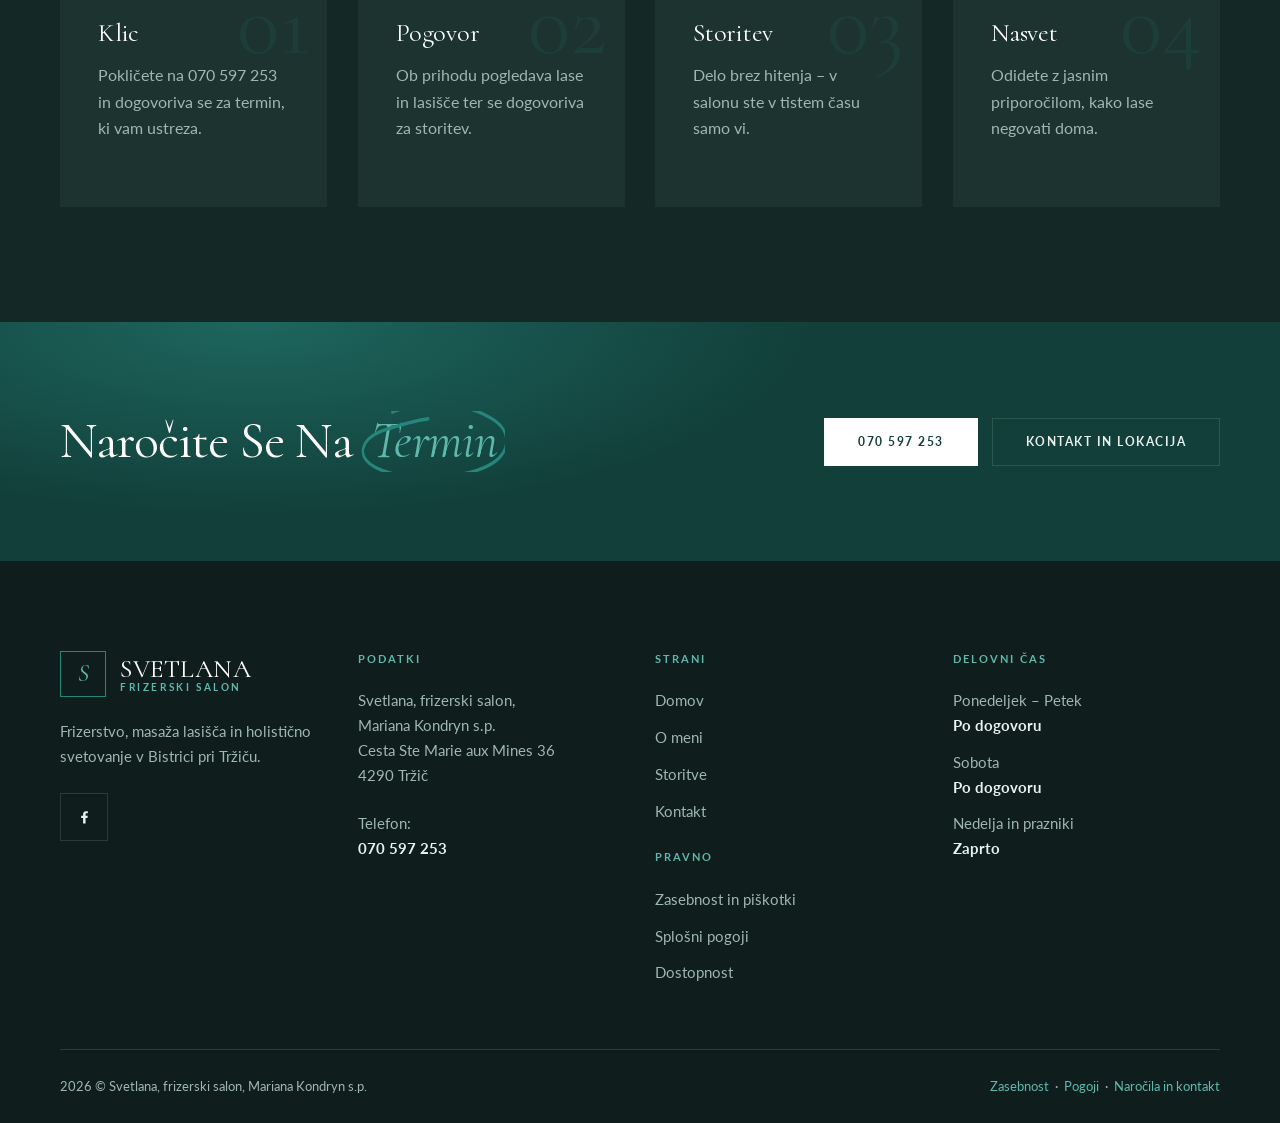
<file: storitve.html>
<!doctype html>
<html lang="sl">
<head>
<meta charset="utf-8">
<meta name="viewport" content="width=device-width, initial-scale=1">

<title>Storitve in cenik – striženje, masaža lasišča, svetovanje | Salon Svetlana, Tržič</title>
<meta name="description" content="Storitve in cenik salona Svetlana v Bistrici pri Tržiču: moško striženje od 15 €, žensko od 30 €, barvanje, prameni, masaža lasišča 50 €. Naročila: 070 597 253.">
<link rel="canonical" href="storitve.html">

<meta property="og:type" content="website">
<meta property="og:locale" content="sl_SI">
<meta property="og:title" content="Storitve in cenik – Frizerski salon Svetlana, Tržič">
<meta property="og:description" content="Striženje in barvanje, masaža lasišča in glave, holistično svetovanje – z aktualnim cenikom.">
<meta property="og:image" content="slike/storitve.jpg">
<meta name="theme-color" content="#26867c">

<link rel="icon" href="data:image/svg+xml,%3Csvg xmlns='http://www.w3.org/2000/svg' viewBox='0 0 64 64'%3E%3Crect width='64' height='64' fill='%2326867c'/%3E%3Ctext x='50%25' y='50%25' dy='.35em' text-anchor='middle' font-family='Georgia,serif' font-style='italic' font-size='40' fill='%23fff'%3ES%3C/text%3E%3C/svg%3E">

<link rel="stylesheet" href="css/pisave.css">
<link rel="stylesheet" href="css/style.css">
</head>

<body>
<a class="skip-link" href="#vsebina">Preskoči na vsebino</a>

<div class="progress" aria-hidden="true"></div>

<header class="site-header">
  <div class="container">

    <a class="brand" href="index.html" aria-label="Svetlana – domov">
      <span class="brand__mark" aria-hidden="true">S</span>
      <span class="brand__text">
        <span class="brand__name">Svetlana</span>
        <span class="brand__sub">Frizerski salon</span>
      </span>
    </a>

    <nav class="nav" aria-label="Glavni meni">
      <a href="index.html">Domov</a>
      <a href="o-meni.html">O meni</a>
      <a href="storitve.html" aria-current="page">Storitve</a>
      <a href="kontakt.html">Kontakt</a>
    </nav>

    <div class="header-actions">
      <a class="header-phone" href="tel:+38670597253">
        <svg width="15" height="15" viewBox="0 0 24 24" fill="none" stroke="currentColor" stroke-width="1.8" aria-hidden="true"><path d="M22 16.9v3a2 2 0 0 1-2.2 2 19.8 19.8 0 0 1-8.6-3.1 19.5 19.5 0 0 1-6-6A19.8 19.8 0 0 1 2.1 4.2 2 2 0 0 1 4.1 2h3a2 2 0 0 1 2 1.7c.1 1 .4 1.9.7 2.8a2 2 0 0 1-.5 2.1L8.1 9.9a16 16 0 0 0 6 6l1.3-1.2a2 2 0 0 1 2.1-.5c.9.3 1.8.6 2.8.7a2 2 0 0 1 1.7 2z"/></svg>
        070 597 253
      </a>
      <a class="btn" href="kontakt.html"><span>Naroči se</span></a>
      <button class="burger" type="button" aria-expanded="false" aria-controls="mobilni-meni">
        <span class="burger__icon" aria-hidden="true"><span></span><span></span><span></span></span>
        <span class="burger__label">Meni</span>
      </button>
    </div>

  </div>
</header>

<nav class="mobile-nav" id="mobilni-meni" aria-label="Meni za male zaslone">
  <a href="index.html">Domov</a>
  <a href="o-meni.html">O meni</a>
  <a href="storitve.html">Storitve</a>
  <a href="kontakt.html">Kontakt</a>
  <a class="btn" href="tel:+38670597253"><span>Pokliči 070 597 253</span></a>
</nav>

<main id="vsebina">

<section class="hero hero--page">
  <span class="hero__glow hero__glow--1" aria-hidden="true"></span>

  <div class="container" style="grid-template-columns:1fr">
    <div class="hero__body" style="max-width:840px">
      <p class="eyebrow load-in d1">Ponudba salona</p>
      <h1 class="load-in d2">
        Storitve za lase
        <span class="mark">in počutje
          <svg viewBox="-8.4 -8 432 165" preserveAspectRatio="none" aria-hidden="true">
            <path d="M325,18C228.7-8.3,118.5,8.3,78,21C22.4,38.4,4.6,54.6,5.6,77.6c1.4,32.4,52.2,54,142.6,63.7c66.2,7.1,169.9,3.7,225.1-16.9c56.7-21.2,42.6-53.9-16.6-70.3C311.7,44.4,270.4,35.4,224,31.5"/>
          </svg>
        </span>
      </h1>
      <p class="lead load-in d3">
        Tri storitve, ki se med seboj dopolnjujejo. Lahko jih izberete
        posamično ali pa jih združiva v en sam, dolg in prijeten termin.
      </p>
      <div class="btn-row load-in d4">
        <a class="btn" href="tel:+38670597253"><span>Naroči se</span></a>
        <a class="btn btn--ghost" href="#cenik"><span>Poglej cenik</span></a>
      </div>
    </div>
  </div>
</section>

<section class="section section--light" id="strizenje">
  <div class="container">
    <div class="split">

      <div class="split__media" data-reveal="left">
        <div class="photo-frame">
          <figure class="photo photo--portrait">
            <img src="slike/strizenje.jpg" alt="Dolgi blond lasje s prameni, urejeni v salonu Svetlana" width="1200" height="1600" loading="lazy" decoding="async">
            <figcaption class="photo__hint">slike/strizenje.jpg</figcaption>
          </figure>
        </div>
      </div>

      <div class="split__body">
        <p class="eyebrow" data-reveal>Storitev 01</p>
        <h2 data-reveal data-delay="80">Striženje in barvanje</h2>
        <p class="muted" data-reveal data-delay="140">
          Klasika salona – a vedno prilagojena vam. Upoštevam obliko obraza,
          strukturo las in predvsem to, koliko časa ste zjutraj pripravljeni
          nameniti pričeski.
        </p>

        <ul class="price-list price-list--cenik muted" data-reveal data-delay="200" style="margin-bottom:30px">
          <li><b>Žensko striženje (kratki lasje)</b><i></i><em>30 €</em></li>
          <li><b>Moško striženje</b><i></i><em>15 €</em></li>
          <li><b>Otroško striženje</b><i></i><em>12 €</em></li>
          <li><b>Barvanje</b><i></i><em>od 30 €</em></li>
          <li><b>Prameni na folijo</b><i></i><em>od 50 €</em></li>
          <li><b>Fen frizura</b><i></i><em>od 15 €</em></li>
          <li><b>Svečana frizura</b><i></i><em>od 30 €</em></li>
        </ul>

        <div class="btn-row" data-reveal data-delay="230" style="margin-bottom:26px">
          <a class="btn btn--ghost" href="#cenik"><span>Celoten cenik</span></a>
        </div>

        <p class="muted" data-reveal data-delay="240" style="font-size:14px">
          Na ceno lahko vpliva porabljena količina materiala za vašo storitev.
        </p>
      </div>

    </div>
  </div>
</section>

<section class="section section--dark" id="masaza">
  <div class="container">
    <div class="split split--reverse">

      <div class="split__media" data-reveal="right">
        <div class="photo-frame">
          <figure class="photo photo--portrait">
            <img src="slike/masaza.jpg" alt="Modri sodalit v dlani – kristal, ki ga uporabljam pri masaži lasišča" width="1200" height="1600" loading="lazy" decoding="async">
            <figcaption class="photo__hint">slike/masaza.jpg</figcaption>
          </figure>
        </div>
      </div>

      <div class="split__body">
        <p class="eyebrow" data-reveal>Storitev 02</p>
        <h2 data-reveal data-delay="80">
          Masaža
          <span class="mark">lasišča
            <svg viewBox="-8.4 -8 432 165" preserveAspectRatio="none" aria-hidden="true">
              <path d="M325,18C228.7-8.3,118.5,8.3,78,21C22.4,38.4,4.6,54.6,5.6,77.6c1.4,32.4,52.2,54,142.6,63.7c66.2,7.1,169.9,3.7,225.1-16.9c56.7-21.2,42.6-53.9-16.6-70.3C311.7,44.4,270.4,35.4,224,31.5"/>
            </svg>
          </span>
          in glave
        </h2>
        <p class="muted" data-reveal data-delay="140">
          Umirjena, ročna masaža lasišča, vratu in glave. Sprosti napetost,
          ki se čez dan nabere v ramenih in čeljusti, ter prekrvavi lasišče –
          osnovo, iz katere rastejo zdravi lasje.
        </p>

        <ul class="ticks muted" data-reveal data-delay="200" style="margin-bottom:32px">
          <li><span>Sprošča glavobole napetostnega tipa in občutek »težke glave«.</span></li>
          <li><span>Izboljša prekrvavitev lasišča in s tem pogoje za rast las.</span></li>
          <li><span>Pomaga pri suhem, srbečem ali občutljivem lasišču.</span></li>
          <li><span>Odlična tudi kot samostojen termin – brez striženja.</span></li>
        </ul>

        <ul class="price-list price-list--cenik" data-reveal data-delay="220" style="margin-bottom:30px">
          <li><b>Masaža lasišča</b><span class="dur">45 min</span><i></i><em>50 €</em></li>
          <li><b>Masaža lasišča s kristali</b><span class="dur">60 min</span><i></i><em>65 €</em></li>
          <li><b>Bon za masažo lasišča</b><span class="dur">45 min</span><i></i><em>50 €</em></li>
          <li><b>Paket treh masaž</b><span class="dur">3 × 45 min</span><i></i><em>135 €</em></li>
        </ul>

        <div class="btn-row" data-reveal data-delay="240">
          <a class="btn" href="tel:+38670597253"><span>Naroči masažo</span></a>
        </div>
      </div>

    </div>
  </div>
</section>

<section class="section section--light2" id="svetovanje">
  <div class="container">
    <div class="split">

      <div class="split__media" data-reveal="left">
        <div class="photo-frame">
          <figure class="photo photo--portrait">
            <img src="slike/svetovanje.jpg" alt="Ametist in gorski kristal med rastlinjem – kamni, ki jih uporabljam pri svetovanju" width="1200" height="1600" loading="lazy" decoding="async">
            <figcaption class="photo__hint">slike/svetovanje.jpg</figcaption>
          </figure>
        </div>
      </div>

      <div class="split__body">
        <p class="eyebrow" data-reveal>Storitev 03</p>
        <h2 data-reveal data-delay="80">Holistično svetovanje</h2>
        <p class="muted" data-reveal data-delay="140">
          Pogovor, v katerem pogledava celotno sliko: navade, nego, počitek,
          prehrano in počutje. Lasje so pogosto prvi pokazatelj, da nekaj
          v vsakdanu ni v ravnovesju.
        </p>
        <p class="muted" data-reveal data-delay="180">
          Iz pogovora nastane preprost, izvedljiv načrt – nekaj korakov,
          ki jih res zmorete vključiti v svoj dan.
        </p>

        <ul class="ticks muted" data-reveal data-delay="220" style="margin-bottom:30px">
          <li><span>Pregled stanja las in lasišča.</span></li>
          <li><span>Priporočila za nego doma – konkretno in brez pretiravanja.</span></li>
          <li><span>Nasveti za sprostitev in ravnovesje v vsakdanu.</span></li>
        </ul>

        <ul class="price-list price-list--cenik" data-reveal data-delay="240" style="margin-bottom:30px">
          <li><b>Holistično svetovanje</b><i></i><em>po dogovoru</em></li>
        </ul>

        <p class="muted" data-reveal data-delay="260" style="font-size:14px">
          Svetovanje ni nadomestilo za zdravniško obravnavo. Če opazim kaj,
          kar sodi k zdravniku ali dermatologu, vam bom to iskreno povedala.
        </p>
      </div>

    </div>
  </div>
</section>

<section class="section section--light" id="cenik">
  <div class="container">

    <div class="center" style="max-width:760px;margin-inline:auto;margin-bottom:clamp(40px,5vw,72px)">
      <p class="eyebrow" data-reveal>Cene storitev</p>
      <h2 data-reveal data-delay="80">
        Cenik salona
        <span class="mark">Svetlana
          <svg viewBox="-8.4 -8 432 165" preserveAspectRatio="none" aria-hidden="true">
            <path d="M325,18C228.7-8.3,118.5,8.3,78,21C22.4,38.4,4.6,54.6,5.6,77.6c1.4,32.4,52.2,54,142.6,63.7c66.2,7.1,169.9,3.7,225.1-16.9c56.7-21.2,42.6-53.9-16.6-70.3C311.7,44.4,270.4,35.4,224,31.5"/>
          </svg>
        </span>
      </h2>
      <p class="muted" data-reveal data-delay="140">
        Cene veljajo za storitve v salonu. Pri daljših in gostejših laseh
        se lahko poraba materiala poveča – v tem primeru vam razliko povem
        vnaprej, nikoli ne šele na koncu.
      </p>
    </div>

    <div class="cenik-grid">

      <div class="cenik-group" data-reveal>
        <h3>Moško – kratki lasje</h3>
        <ul class="price-list price-list--cenik muted">
          <li><b>Striženje</b><i></i><em>15 €</em></li>
          <li><b>Striženje + umivanje lasišča</b><i></i><em>20 €</em></li>
          <li><b>Skini</b><i></i><em>13 €</em></li>
          <li><b>Fen frizura</b><i></i><em>15 €</em></li>
          <li><b>Prameni na kapo</b><i></i><em>45 €</em></li>
          <li><b>Par pramenov + striženje</b><i></i><em>35 €</em></li>
          <li><b>Barvanje</b><i></i><em>30 €</em></li>
        </ul>
      </div>

      <div class="cenik-group" data-reveal data-delay="60">
        <h3>Moško – dolgi lasje</h3>
        <ul class="price-list price-list--cenik muted">
          <li><b>Striženje</b><i></i><em>25 €</em></li>
          <li><b>Fen frizura</b><i></i><em>15 €</em></li>
        </ul>
      </div>

      <div class="cenik-group" data-reveal data-delay="120">
        <h3>Otroško</h3>
        <ul class="price-list price-list--cenik muted">
          <li><b>Striženje</b><i></i><em>12 €</em></li>
          <li><b>Striženje + umivanje lasišča</b><i></i><em>17 €</em></li>
          <li><b>Svečana frizura</b><i></i><em>22 €</em></li>
        </ul>
      </div>

      <div class="cenik-group" data-reveal data-delay="180">
        <h3>Spenjanje</h3>
        <p class="muted cenik-group__note">Na ceno lahko vpliva porabljena količina materiala za vašo storitev.</p>
        <ul class="price-list price-list--cenik muted">
          <li><b>Spenjanje suho</b><i></i><em>10 € – 25 €</em></li>
        </ul>
      </div>

      <div class="cenik-group" data-reveal data-delay="240">
        <h3>Žensko – kratki lasje</h3>
        <ul class="price-list price-list--cenik muted">
          <li><b>Žensko striženje</b><i></i><em>30 €</em></li>
          <li><b>Fen frizura</b><i></i><em>16 €</em></li>
          <li><b>Suho striženje</b><i></i><em>25 €</em></li>
          <li><b>Suho striženje konic las</b><i></i><em>15 €</em></li>
          <li><b>Prameni na kapo</b><i></i><em>50 €</em></li>
          <li><b>Prameni na kapo + striženje</b><i></i><em>55 €</em></li>
          <li><b>Prameni na folijo (kratki lasje)</b><i></i><em>50 €</em></li>
          <li><b>Prameni na folijo + striženje</b><i></i><em>60 €</em></li>
          <li><b>Prameni na folijo + barvanje</b><i></i><em>60 €</em></li>
          <li><b>Prameni na folijo + barvanje + striženje</b><i></i><em>65 €</em></li>
          <li><b>Dvojni prameni na folijo</b><i></i><em>60 €</em></li>
          <li><b>Dvojni prameni + striženje</b><i></i><em>65 €</em></li>
          <li><b>Par pramenov (5–10)</b><i></i><em>30 €</em></li>
          <li><b>Par pramenov (5–10) + striženje</b><i></i><em>49 €</em></li>
          <li><b>Barvanje</b><i></i><em>45 €</em></li>
          <li><b>Barvanje + striženje</b><i></i><em>55 €</em></li>
          <li><b>Barvanje narastka</b><i></i><em>40 €</em></li>
          <li><b>Barvanje narastka + striženje</b><i></i><em>50 €</em></li>
        </ul>
      </div>

      <div class="cenik-group" data-reveal data-delay="300">
        <h3>Žensko – dolgi lasje</h3>
        <ul class="price-list price-list--cenik muted">
          <li><b>Fen frizura</b><i></i><em>18 €</em></li>
          <li><b>Suho striženje</b><i></i><em>35 €</em></li>
          <li><b>Striženje + umivanje</b><i></i><em>39 €</em></li>
          <li><b>Enostavno striženje konic</b><i></i><em>10 €</em></li>
          <li><b>Barvanje narastka + striženje</b><i></i><em>55 €</em></li>
          <li><b>Barvanje + striženje</b><i></i><em>70 €</em></li>
          <li><b>Prameni na folijo</b><i></i><em>90 €</em></li>
          <li><b>Striženje + prameni</b><i></i><em>110 €</em></li>
        </ul>
      </div>

      <div class="cenik-group" data-reveal data-delay="360">
        <h3>Ženska svečana frizura</h3>
        <p class="muted cenik-group__note">Na ceno lahko vpliva porabljena količina materiala za vašo storitev.</p>
        <ul class="price-list price-list--cenik muted">
          <li><b>Svečana frizura</b><i></i><em>30 € – 75 €</em></li>
        </ul>
      </div>

      <div class="cenik-group" data-reveal data-delay="420">
        <h3>Dodatno</h3>
        <ul class="price-list price-list--cenik muted">
          <li><b>Umivanje glave</b><i></i><em>10 €</em></li>
          <li><b>Trajna</b><i></i><em>50 €</em></li>
          <li><b>Likanje las</b><i></i><em>5 €</em></li>
          <li><b>Kodranje las</b><i></i><em>10 €</em></li>
          <li><b>Ampula Dream K-Lotion</b><i></i><em>9 €</em></li>
          <li><b>Casi Care T Dream</b><i></i><em>15 €</em></li>
        </ul>
      </div>

      <div class="cenik-group" data-reveal data-delay="480">
        <h3>Color US</h3>
        <ul class="price-list price-list--cenik muted">
          <li><b>Kratki lasje</b><i></i><em>12 €</em></li>
          <li><b>Dolgi lasje</b><i></i><em>14 €</em></li>
        </ul>
      </div>

      <div class="cenik-group" data-reveal data-delay="540">
        <h3>Masaža lasišča in svetovanje</h3>
        <ul class="price-list price-list--cenik muted">
          <li><b>Masaža lasišča</b><span class="dur">45 min</span><i></i><em>50 €</em></li>
          <li><b>Masaža lasišča s kristali</b><span class="dur">60 min</span><i></i><em>65 €</em></li>
          <li><b>Bon za masažo lasišča</b><span class="dur">45 min</span><i></i><em>50 €</em></li>
          <li><b>Paket treh masaž</b><span class="dur">3 × 45 min</span><i></i><em>135 €</em></li>
          <li><b>Holistično svetovanje</b><i></i><em>po dogovoru</em></li>
        </ul>
      </div>

    </div>

    <p class="muted cenik-foot" data-reveal>
      V salonu imamo storitev <strong>dodatek</strong>. Dodatek je odvisen od porabe
      materiala. V storitev dodatek tudi zaračunam preliv za lase.
    </p>

  </div>
</section>

<section class="section section--light2" id="galerija">
  <div class="container">

    <div class="center" style="max-width:720px;margin-inline:auto;margin-bottom:clamp(40px,5vw,72px)">
      <p class="eyebrow" data-reveal>Iz salona</p>
      <h2 data-reveal data-delay="80">Nekaj mojih pričesk</h2>
      <p class="muted" data-reveal data-delay="140">
        Vse fotografije so posnete v salonu, na pravih strankah –
        brez naknadnega lepšanja.
      </p>
    </div>

    <div class="grid grid--3" data-stagger="110">
      <figure class="photo photo--square" data-reveal>
        <img src="slike/galerija-2.jpg" alt="Pred in po: prehod iz rjave barve v blond preliv s prameni" width="1000" height="1000" loading="lazy" decoding="async">
      </figure>
      <figure class="photo photo--square" data-reveal>
        <img src="slike/delo-1.jpg" alt="Dolgi lasje s svetlimi prameni, spete v salonu" width="1000" height="1000" loading="lazy" decoding="async">
      </figure>
      <figure class="photo photo--square" data-reveal>
        <img src="slike/delo-2.jpg" alt="Visok čop iz dolgih blond las" width="1000" height="1000" loading="lazy" decoding="async">
      </figure>
      <figure class="photo photo--square" data-reveal>
        <img src="slike/galerija-3.jpg" alt="Svečana speta pričeska – francoski zavoj" width="1000" height="1000" loading="lazy" decoding="async">
      </figure>
      <figure class="photo photo--square" data-reveal>
        <img src="slike/delo-4.jpg" alt="Drzna kratka pričeska s svetlimi in barvnimi prameni" width="1000" height="1000" loading="lazy" decoding="async">
      </figure>
      <figure class="photo photo--square" data-reveal>
        <img src="slike/delo-3.jpg" alt="Pred in po: kratko žensko striženje in barvanje" width="1000" height="1000" loading="lazy" decoding="async">
      </figure>
    </div>

    <div class="btn-row center" data-reveal style="justify-content:center;margin-top:clamp(34px,4vw,56px)">
      <a class="btn" href="tel:+38670597253"><span>Naroči se</span></a>
    </div>

  </div>
</section>

<section class="section section--dark">
  <div class="container">

    <div class="center" style="max-width:720px;margin-inline:auto;margin-bottom:clamp(40px,5vw,72px)">
      <p class="eyebrow" data-reveal>Kako poteka</p>
      <h2 data-reveal data-delay="80">Vaš obisk, korak za korakom</h2>
    </div>

    <div class="grid grid--4" data-stagger="120">
      <article class="svc" data-reveal>
        <span class="svc__num" aria-hidden="true">01</span>
        <h3>Klic</h3>
        <p>Pokličete na 070 597 253 in dogovoriva se za termin, ki vam ustreza.</p>
      </article>
      <article class="svc" data-reveal>
        <span class="svc__num" aria-hidden="true">02</span>
        <h3>Pogovor</h3>
        <p>Ob prihodu pogledava lase in lasišče ter se dogovoriva za storitev.</p>
      </article>
      <article class="svc" data-reveal>
        <span class="svc__num" aria-hidden="true">03</span>
        <h3>Storitev</h3>
        <p>Delo brez hitenja – v salonu ste v tistem času samo vi.</p>
      </article>
      <article class="svc" data-reveal>
        <span class="svc__num" aria-hidden="true">04</span>
        <h3>Nasvet</h3>
        <p>Odidete z jasnim priporočilom, kako lase negovati doma.</p>
      </article>
    </div>

  </div>
</section>

<section class="cta">
  <div class="container">
    <h2 data-reveal="left">
      Naročite se na
      <span class="mark">termin
        <svg viewBox="-8.4 -8 432 165" preserveAspectRatio="none" aria-hidden="true">
          <path d="M325,18C228.7-8.3,118.5,8.3,78,21C22.4,38.4,4.6,54.6,5.6,77.6c1.4,32.4,52.2,54,142.6,63.7c66.2,7.1,169.9,3.7,225.1-16.9c56.7-21.2,42.6-53.9-16.6-70.3C311.7,44.4,270.4,35.4,224,31.5"/>
        </svg>
      </span>
    </h2>
    <div class="btn-row" data-reveal="right">
      <a class="btn btn--light" href="tel:+38670597253"><span>070 597 253</span></a>
      <a class="btn btn--ghost" href="kontakt.html"><span>Kontakt in lokacija</span></a>
    </div>
  </div>
</section>

</main>

<footer class="site-footer">
  <div class="container">
    <div class="grid grid--4">

      <div>
        <a class="brand" href="index.html" style="margin-bottom:22px">
          <span class="brand__mark" aria-hidden="true">S</span>
          <span class="brand__text">
            <span class="brand__name">Svetlana</span>
            <span class="brand__sub">Frizerski salon</span>
          </span>
        </a>
        <p>
          Frizerstvo, masaža lasišča in holistično svetovanje
          v Bistrici pri Tržiču.
        </p>
        <div class="socials">
          <a href="https://www.facebook.com/marjana.makarov" target="_blank" rel="noopener" aria-label="Facebook – Frizerski salon Svetlana" title="Facebook">
            <svg width="17" height="17" viewBox="0 0 24 24" fill="currentColor" aria-hidden="true"><path d="M13.5 22v-8h2.7l.4-3.1h-3.1V8.9c0-.9.25-1.5 1.55-1.5H16.7V4.6c-.3 0-1.3-.1-2.5-.1-2.5 0-4.2 1.5-4.2 4.3v2.1H7.3V14h2.7v8h3.5z"/></svg>
          </a>
        </div>
      </div>

      <div>
        <h5>Podatki</h5>
        <p>
          Svetlana, frizerski salon,<br>
          Mariana Kondryn s.p.<br>
          Cesta Ste Marie aux Mines 36<br>
          4290 Tržič
        </p>
        <p>
          Telefon:<br><a href="tel:+38670597253"><strong>070 597 253</strong></a>
        </p>
      </div>

      <div>
        <h5>Strani</h5>
        <ul>
          <li><a href="index.html">Domov</a></li>
          <li><a href="o-meni.html">O meni</a></li>
          <li><a href="storitve.html">Storitve</a></li>
          <li><a href="kontakt.html">Kontakt</a></li>
        </ul>

        <h5 style="margin-top:26px">Pravno</h5>
        <ul>
          <li><a href="zasebnost.html">Zasebnost in piškotki</a></li>
          <li><a href="pogoji.html">Splošni pogoji</a></li>
          <li><a href="dostopnost.html">Dostopnost</a></li>
        </ul>
      </div>

      <div>
        <h5>Delovni čas</h5>
        <ul>
          <li>Ponedeljek – Petek<br><strong>Po dogovoru</strong></li>
          <li>Sobota<br><strong>Po dogovoru</strong></li>
          <li>Nedelja in prazniki<br><strong>Zaprto</strong></li>
        </ul>
      </div>

    </div>

    <div class="footer-bottom">
      <span>2026 © Svetlana, frizerski salon, Mariana Kondryn s.p.</span>
      <span><a href="zasebnost.html">Zasebnost</a> &nbsp;·&nbsp; <a href="pogoji.html">Pogoji</a> &nbsp;·&nbsp; <a href="kontakt.html">Naročila in kontakt</a></span>
    </div>
  </div>
</footer>

<button class="to-top" type="button" aria-label="Nazaj na vrh">
  <svg width="14" height="17" viewBox="0 0 14 17" fill="currentColor" aria-hidden="true"><path d="M7 0L14 6.5625L13.4261 7.17468L7.41957 1.54357V16.5186H6.58043V1.54357L0.573916 7.17468L0 6.5625L7 0Z"/></svg>
</button>

<script src="js/main.js"></script>
</body>
</html>
</file>
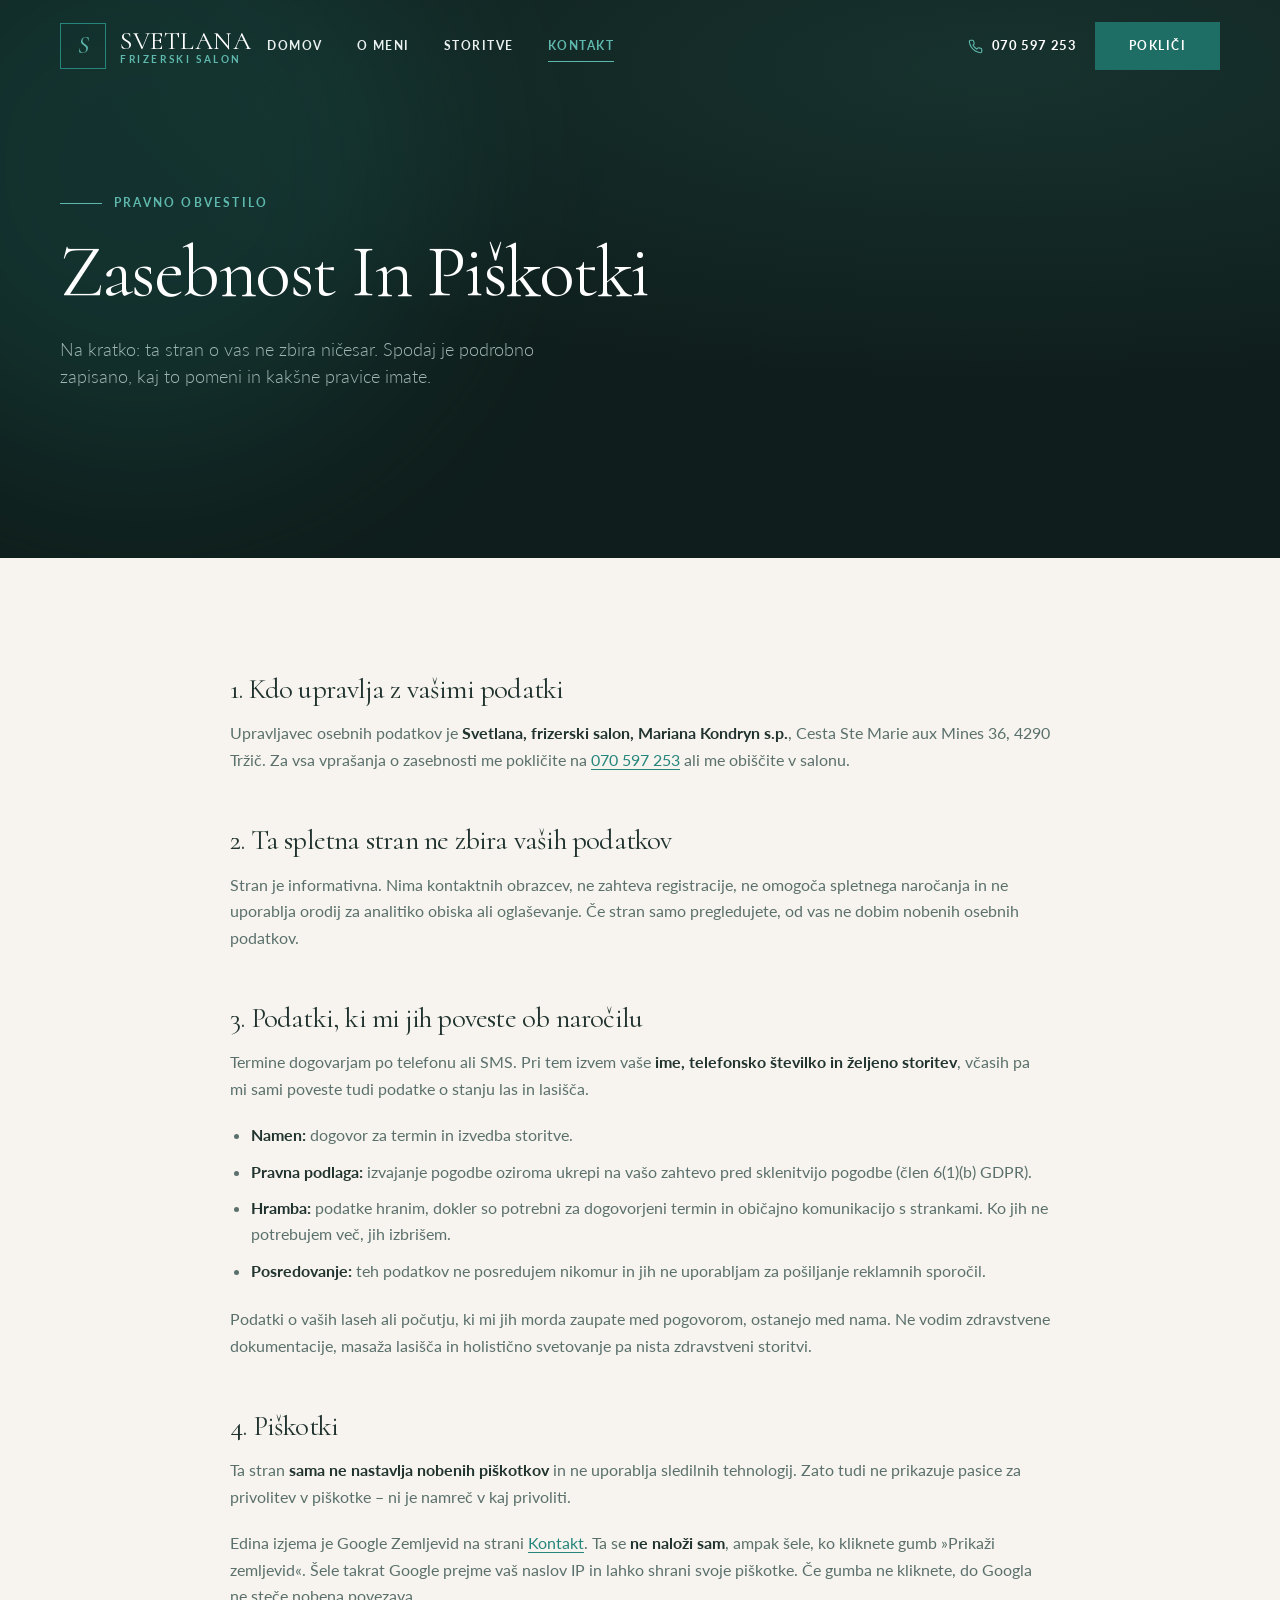
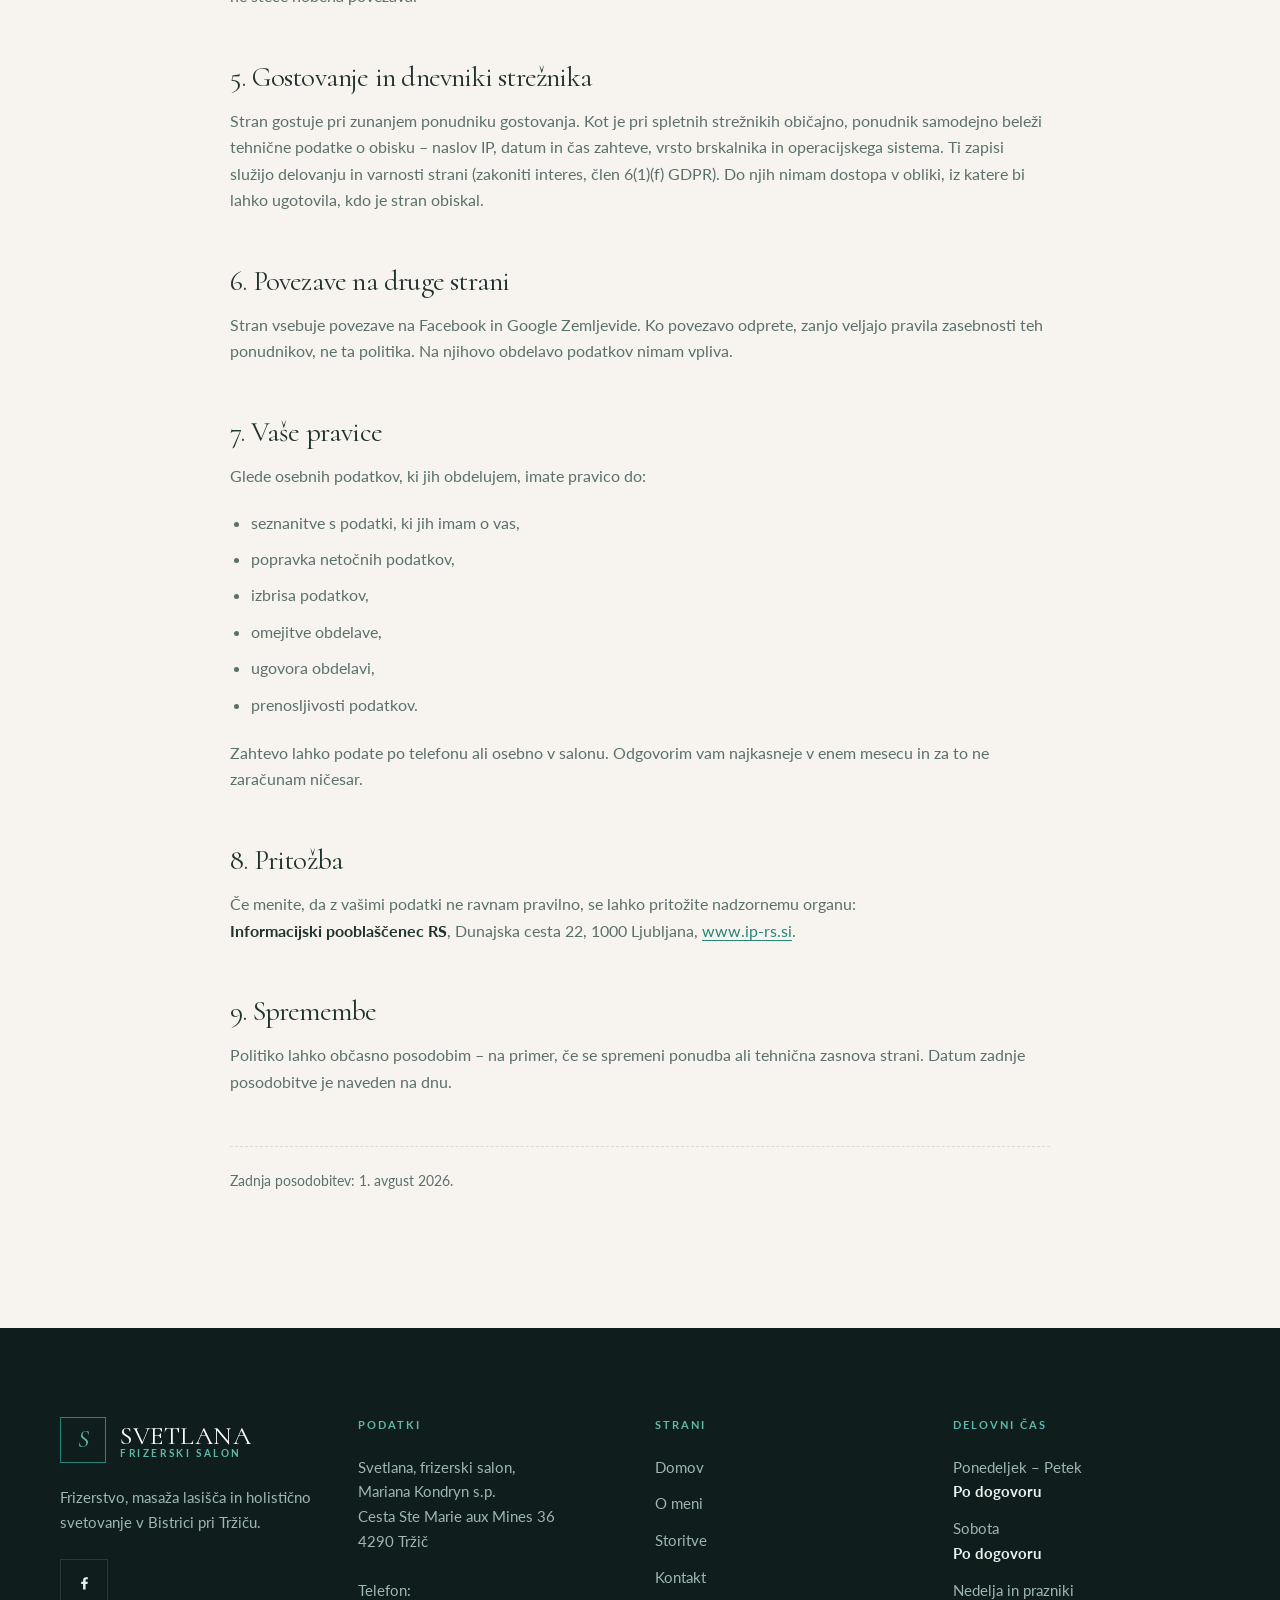
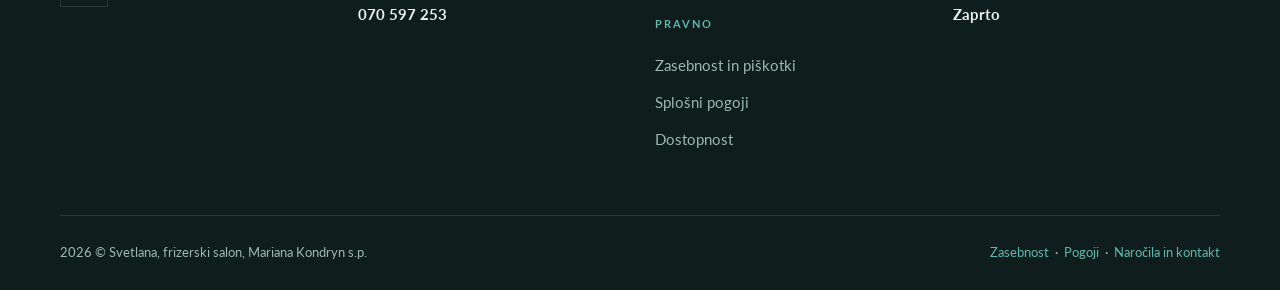
<file: zasebnost.html>
<!doctype html>
<html lang="sl">
<head>
<meta charset="utf-8">
<meta name="viewport" content="width=device-width, initial-scale=1">

<title>Politika zasebnosti in piškotkov | Frizerski salon Svetlana, Tržič</title>
<meta name="description" content="Kako v salonu Svetlana ravnamo z osebnimi podatki. Stran ne zbira podatkov, ne uporablja analitike in ne nastavlja piškotkov.">
<link rel="canonical" href="zasebnost.html">
<meta name="robots" content="index, follow">

<meta property="og:type" content="website">
<meta property="og:locale" content="sl_SI">
<meta property="og:title" content="Politika zasebnosti – Frizerski salon Svetlana">
<meta property="og:description" content="Kako v salonu Svetlana ravnamo z osebnimi podatki. Stran ne zbira podatkov, ne uporablja analitike in ne nastavlja piškotkov.">
<meta name="theme-color" content="#26867c">

<link rel="icon" href="data:image/svg+xml,%3Csvg xmlns='http://www.w3.org/2000/svg' viewBox='0 0 64 64'%3E%3Crect width='64' height='64' fill='%2326867c'/%3E%3Ctext x='50%25' y='50%25' dy='.35em' text-anchor='middle' font-family='Georgia,serif' font-style='italic' font-size='40' fill='%23fff'%3ES%3C/text%3E%3C/svg%3E">

<link rel="stylesheet" href="css/pisave.css">
<link rel="stylesheet" href="css/style.css">
</head>

<body>
<a class="skip-link" href="#vsebina">Preskoči na vsebino</a>

<div class="progress" aria-hidden="true"></div>

<header class="site-header">
  <div class="container">

    <a class="brand" href="index.html" aria-label="Svetlana – domov">
      <span class="brand__mark" aria-hidden="true">S</span>
      <span class="brand__text">
        <span class="brand__name">Svetlana</span>
        <span class="brand__sub">Frizerski salon</span>
      </span>
    </a>

    <nav class="nav" aria-label="Glavni meni">
      <a href="index.html">Domov</a>
      <a href="o-meni.html">O meni</a>
      <a href="storitve.html">Storitve</a>
      <a href="kontakt.html" aria-current="page">Kontakt</a>
    </nav>

    <div class="header-actions">
      <a class="header-phone" href="tel:+38670597253">
        <svg width="15" height="15" viewBox="0 0 24 24" fill="none" stroke="currentColor" stroke-width="1.8" aria-hidden="true"><path d="M22 16.9v3a2 2 0 0 1-2.2 2 19.8 19.8 0 0 1-8.6-3.1 19.5 19.5 0 0 1-6-6A19.8 19.8 0 0 1 2.1 4.2 2 2 0 0 1 4.1 2h3a2 2 0 0 1 2 1.7c.1 1 .4 1.9.7 2.8a2 2 0 0 1-.5 2.1L8.1 9.9a16 16 0 0 0 6 6l1.3-1.2a2 2 0 0 1 2.1-.5c.9.3 1.8.6 2.8.7a2 2 0 0 1 1.7 2z"/></svg>
        070 597 253
      </a>
      <a class="btn" href="tel:+38670597253"><span>Pokliči</span></a>
      <button class="burger" type="button" aria-expanded="false" aria-controls="mobilni-meni">
        <span class="burger__icon" aria-hidden="true"><span></span><span></span><span></span></span>
        <span class="burger__label">Meni</span>
      </button>
    </div>

  </div>
</header>

<nav class="mobile-nav" id="mobilni-meni" aria-label="Meni za male zaslone">
  <a href="index.html">Domov</a>
  <a href="o-meni.html">O meni</a>
  <a href="storitve.html">Storitve</a>
  <a href="kontakt.html">Kontakt</a>
  <a class="btn" href="tel:+38670597253"><span>Pokliči 070 597 253</span></a>
</nav>

<main id="vsebina">

<section class="hero hero--page">
  <span class="hero__glow hero__glow--1" aria-hidden="true"></span>

  <div class="container" style="grid-template-columns:1fr">
    <div class="hero__body" style="max-width:820px">
      <p class="eyebrow load-in d1">Pravno obvestilo</p>
      <h1 class="load-in d2">Zasebnost in piškotki</h1>
      <p class="lead load-in d3">Na kratko: ta stran o vas ne zbira ničesar. Spodaj je podrobno zapisano, kaj to pomeni in kakšne pravice imate.</p>
    </div>
  </div>
</section>

<section class="section section--light">
  <div class="container container--narrow">
    <article class="legal">

      <h2>1. Kdo upravlja z vašimi podatki</h2>
      <p>
        Upravljavec osebnih podatkov je <strong>Svetlana, frizerski salon,
        Mariana Kondryn s.p.</strong>, Cesta Ste Marie aux Mines 36, 4290 Tržič.
        Za vsa vprašanja o zasebnosti me pokličite na
        <a href="tel:+38670597253">070 597 253</a> ali me obiščite v salonu.
      </p>

      <h2>2. Ta spletna stran ne zbira vaših podatkov</h2>
      <p>
        Stran je informativna. Nima kontaktnih obrazcev, ne zahteva registracije,
        ne omogoča spletnega naročanja in ne uporablja orodij za analitiko
        obiska ali oglaševanje. Če stran samo pregledujete, od vas ne dobim
        nobenih osebnih podatkov.
      </p>

      <h2>3. Podatki, ki mi jih poveste ob naročilu</h2>
      <p>
        Termine dogovarjam po telefonu ali SMS. Pri tem izvem vaše
        <strong>ime, telefonsko številko in željeno storitev</strong>, včasih
        pa mi sami poveste tudi podatke o stanju las in lasišča.
      </p>
      <ul>
        <li><strong>Namen:</strong> dogovor za termin in izvedba storitve.</li>
        <li><strong>Pravna podlaga:</strong> izvajanje pogodbe oziroma ukrepi
          na vašo zahtevo pred sklenitvijo pogodbe (člen 6(1)(b) GDPR).</li>
        <li><strong>Hramba:</strong> podatke hranim, dokler so potrebni za
          dogovorjeni termin in običajno komunikacijo s strankami. Ko jih ne
          potrebujem več, jih izbrišem.</li>
        <li><strong>Posredovanje:</strong> teh podatkov ne posredujem nikomur
          in jih ne uporabljam za pošiljanje reklamnih sporočil.</li>
      </ul>
      <p>
        Podatki o vaših laseh ali počutju, ki mi jih morda zaupate med
        pogovorom, ostanejo med nama. Ne vodim zdravstvene dokumentacije,
        masaža lasišča in holistično svetovanje pa nista zdravstveni storitvi.
      </p>

      <h2>4. Piškotki</h2>
      <p>
        Ta stran <strong>sama ne nastavlja nobenih piškotkov</strong> in ne
        uporablja sledilnih tehnologij. Zato tudi ne prikazuje pasice za
        privolitev v piškotke – ni je namreč v kaj privoliti.
      </p>
      <p>
        Edina izjema je Google Zemljevid na strani
        <a href="kontakt.html">Kontakt</a>. Ta se <strong>ne naloži sam</strong>,
        ampak šele, ko kliknete gumb »Prikaži zemljevid«. Šele takrat Google
        prejme vaš naslov IP in lahko shrani svoje piškotke. Če gumba ne
        kliknete, do Googla ne steče nobena povezava.
      </p>

      <h2>5. Gostovanje in dnevniki strežnika</h2>
      <p>
        Stran gostuje pri zunanjem ponudniku gostovanja. Kot je pri spletnih
        strežnikih običajno, ponudnik samodejno beleži tehnične podatke o
        obisku – naslov IP, datum in čas zahteve, vrsto brskalnika in operacijskega
        sistema. Ti zapisi služijo delovanju in varnosti strani (zakoniti interes,
        člen 6(1)(f) GDPR). Do njih nimam dostopa v obliki, iz katere bi lahko
        ugotovila, kdo je stran obiskal.
      </p>

      <h2>6. Povezave na druge strani</h2>
      <p>
        Stran vsebuje povezave na Facebook in Google Zemljevide. Ko povezavo
        odprete, zanjo veljajo pravila zasebnosti teh ponudnikov, ne ta
        politika. Na njihovo obdelavo podatkov nimam vpliva.
      </p>

      <h2>7. Vaše pravice</h2>
      <p>Glede osebnih podatkov, ki jih obdelujem, imate pravico do:</p>
      <ul>
        <li>seznanitve s podatki, ki jih imam o vas,</li>
        <li>popravka netočnih podatkov,</li>
        <li>izbrisa podatkov,</li>
        <li>omejitve obdelave,</li>
        <li>ugovora obdelavi,</li>
        <li>prenosljivosti podatkov.</li>
      </ul>
      <p>
        Zahtevo lahko podate po telefonu ali osebno v salonu. Odgovorim vam
        najkasneje v enem mesecu in za to ne zaračunam ničesar.
      </p>

      <h2>8. Pritožba</h2>
      <p>
        Če menite, da z vašimi podatki ne ravnam pravilno, se lahko pritožite
        nadzornemu organu:<br>
        <strong>Informacijski pooblaščenec RS</strong>, Dunajska cesta 22,
        1000 Ljubljana, <a href="https://www.ip-rs.si" target="_blank" rel="noopener">www.ip-rs.si</a>.
      </p>

      <h2>9. Spremembe</h2>
      <p>
        Politiko lahko občasno posodobim – na primer, če se spremeni ponudba
        ali tehnična zasnova strani. Datum zadnje posodobitve je naveden na dnu.
      </p>

      <p class="legal__updated">Zadnja posodobitev: 1. avgust 2026.</p>
    </article>
  </div>
</section>

</main>

<footer class="site-footer">
  <div class="container">
    <div class="grid grid--4">

      <div>
        <a class="brand" href="index.html" style="margin-bottom:22px">
          <span class="brand__mark" aria-hidden="true">S</span>
          <span class="brand__text">
            <span class="brand__name">Svetlana</span>
            <span class="brand__sub">Frizerski salon</span>
          </span>
        </a>
        <p>
          Frizerstvo, masaža lasišča in holistično svetovanje
          v Bistrici pri Tržiču.
        </p>
        <div class="socials">
          <a href="https://www.facebook.com/marjana.makarov" target="_blank" rel="noopener" aria-label="Facebook – Frizerski salon Svetlana" title="Facebook">
            <svg width="17" height="17" viewBox="0 0 24 24" fill="currentColor" aria-hidden="true"><path d="M13.5 22v-8h2.7l.4-3.1h-3.1V8.9c0-.9.25-1.5 1.55-1.5H16.7V4.6c-.3 0-1.3-.1-2.5-.1-2.5 0-4.2 1.5-4.2 4.3v2.1H7.3V14h2.7v8h3.5z"/></svg>
          </a>
        </div>
      </div>

      <div>
        <h5>Podatki</h5>
        <p>
          Svetlana, frizerski salon,<br>
          Mariana Kondryn s.p.<br>
          Cesta Ste Marie aux Mines 36<br>
          4290 Tržič
        </p>
        <p>
          Telefon:<br><a href="tel:+38670597253"><strong>070 597 253</strong></a>
        </p>
      </div>

      <div>
        <h5>Strani</h5>
        <ul>
          <li><a href="index.html">Domov</a></li>
          <li><a href="o-meni.html">O meni</a></li>
          <li><a href="storitve.html">Storitve</a></li>
          <li><a href="kontakt.html">Kontakt</a></li>
        </ul>

        <h5 style="margin-top:26px">Pravno</h5>
        <ul>
          <li><a href="zasebnost.html">Zasebnost in piškotki</a></li>
          <li><a href="pogoji.html">Splošni pogoji</a></li>
          <li><a href="dostopnost.html">Dostopnost</a></li>
        </ul>
      </div>

      <div>
        <h5>Delovni čas</h5>
        <ul>
          <li>Ponedeljek – Petek<br><strong>Po dogovoru</strong></li>
          <li>Sobota<br><strong>Po dogovoru</strong></li>
          <li>Nedelja in prazniki<br><strong>Zaprto</strong></li>
        </ul>
      </div>

    </div>

    <div class="footer-bottom">
      <span>2026 © Svetlana, frizerski salon, Mariana Kondryn s.p.</span>
      <span><a href="zasebnost.html">Zasebnost</a> &nbsp;·&nbsp; <a href="pogoji.html">Pogoji</a> &nbsp;·&nbsp; <a href="kontakt.html">Naročila in kontakt</a></span>
    </div>
  </div>
</footer>

<button class="to-top" type="button" aria-label="Nazaj na vrh">
  <svg width="14" height="17" viewBox="0 0 14 17" fill="currentColor" aria-hidden="true"><path d="M7 0L14 6.5625L13.4261 7.17468L7.41957 1.54357V16.5186H6.58043V1.54357L0.573916 7.17468L0 6.5625L7 0Z"/></svg>
</button>

<script src="js/main.js"></script>
</body>
</html>
</file>
<file: css/pisave.css>
@font-face {
  font-family: 'Lato';
  font-style: normal;
  font-weight: 400;
  font-display: swap;
  src: url('../pisave/lato-400-normal.woff2') format('woff2');
}
@font-face {
  font-family: 'Lato';
  font-style: normal;
  font-weight: 300;
  font-display: swap;
  src: url('../pisave/lato-300-normal.woff2') format('woff2');
}
@font-face {
  font-family: 'Lato';
  font-style: normal;
  font-weight: 700;
  font-display: swap;
  src: url('../pisave/lato-700-normal.woff2') format('woff2');
}
@font-face {
  font-family: 'Lato';
  font-style: italic;
  font-weight: 400;
  font-display: swap;
  src: url('../pisave/lato-400-italic.woff2') format('woff2');
}
@font-face {
  font-family: 'Cormorant';
  font-style: normal;
  font-weight: 400;
  font-display: swap;
  src: url('../pisave/cormorant-400-normal-latin.woff2') format('woff2');
  unicode-range: U+0000-00FF, U+0131, U+0152-0153, U+02BB-02BC, U+02C6, U+02DA, U+02DC, U+0304, U+0308, U+0329, U+2000-206F, U+20AC, U+2122, U+2191, U+2193, U+2212, U+2215, U+FEFF, U+FFFD;
}
@font-face {
  font-family: 'Cormorant';
  font-style: normal;
  font-weight: 400;
  font-display: swap;
  src: url('../pisave/cormorant-400-normal-latin-ext.woff2') format('woff2');
  unicode-range: U+0100-02BA, U+02BD-02C5, U+02C7-02CC, U+02CE-02D7, U+02DD-02FF, U+0304, U+0308, U+0329, U+1D00-1DBF, U+1E00-1E9F, U+1EF2-1EFF, U+2020, U+20A0-20AB, U+20AD-20C0, U+2113, U+2C60-2C7F, U+A720-A7FF;
}
@font-face {
  font-family: 'Cormorant';
  font-style: normal;
  font-weight: 600;
  font-display: swap;
  src: url('../pisave/cormorant-600-normal-latin.woff2') format('woff2');
  unicode-range: U+0000-00FF, U+0131, U+0152-0153, U+02BB-02BC, U+02C6, U+02DA, U+02DC, U+0304, U+0308, U+0329, U+2000-206F, U+20AC, U+2122, U+2191, U+2193, U+2212, U+2215, U+FEFF, U+FFFD;
}
@font-face {
  font-family: 'Cormorant';
  font-style: normal;
  font-weight: 600;
  font-display: swap;
  src: url('../pisave/cormorant-600-normal-latin-ext.woff2') format('woff2');
  unicode-range: U+0100-02BA, U+02BD-02C5, U+02C7-02CC, U+02CE-02D7, U+02DD-02FF, U+0304, U+0308, U+0329, U+1D00-1DBF, U+1E00-1E9F, U+1EF2-1EFF, U+2020, U+20A0-20AB, U+20AD-20C0, U+2113, U+2C60-2C7F, U+A720-A7FF;
}
@font-face {
  font-family: 'Cormorant';
  font-style: italic;
  font-weight: 400;
  font-display: swap;
  src: url('../pisave/cormorant-400-italic-latin.woff2') format('woff2');
  unicode-range: U+0000-00FF, U+0131, U+0152-0153, U+02BB-02BC, U+02C6, U+02DA, U+02DC, U+0304, U+0308, U+0329, U+2000-206F, U+20AC, U+2122, U+2191, U+2193, U+2212, U+2215, U+FEFF, U+FFFD;
}
@font-face {
  font-family: 'Cormorant';
  font-style: italic;
  font-weight: 400;
  font-display: swap;
  src: url('../pisave/cormorant-400-italic-latin-ext.woff2') format('woff2');
  unicode-range: U+0100-02BA, U+02BD-02C5, U+02C7-02CC, U+02CE-02D7, U+02DD-02FF, U+0304, U+0308, U+0329, U+1D00-1DBF, U+1E00-1E9F, U+1EF2-1EFF, U+2020, U+20A0-20AB, U+20AD-20C0, U+2113, U+2C60-2C7F, U+A720-A7FF;
}
</file>
<file: css/style.css>
:root {

  --brand:        #26867c;
  --brand-dark:   #1e6e66;
  --brand-deep:   #123f3a;
  --brand-light:  #5fb8ad;
  --brand-pale:   #a9dbd4;
  --sand:         #dcc3a0;
  --sand-soft:    #f0e6d8;

  --ink:          #0f1e1c;
  --ink-2:        #142825;
  --ink-3:        #1c3330;
  --cream:        #f7f4ef;
  --cream-2:      #efeae1;
  --white:        #ffffff;

  --text-on-dark:  #e9f1ef;
  --muted-on-dark: #9fb6b2;
  --text-on-light: #21332f;
  --muted-on-light:#5b706c;

  --line-dark:  rgba(255, 255, 255, .12);
  --line-light: rgba(18, 63, 58, .14);
  --shadow-sm:  0 6px 24px rgba(9, 30, 28, .10);
  --shadow-md:  0 18px 50px rgba(9, 30, 28, .16);
  --shadow-lg:  0 30px 80px rgba(9, 30, 28, .28);

  --font-title: "Cormorant", "Times New Roman", serif;
  --font-body:  "Lato", -apple-system, "Segoe UI", Helvetica, Arial, sans-serif;

  --container: 1340px;
  --pad-x: clamp(20px, 5vw, 60px);
  --section-y: clamp(72px, 9vw, 140px);
  --header-h: 92px;

  --ease: cubic-bezier(.22, .61, .36, 1);
  --ease-out: cubic-bezier(.16, 1, .3, 1);
}

*, *::before, *::after { box-sizing: border-box; }

html {
  scroll-behavior: smooth;
  scroll-padding-top: calc(var(--header-h) + 20px);
  -webkit-text-size-adjust: 100%;
}

body {
  margin: 0;
  background: var(--ink);
  color: var(--text-on-dark);
  font-family: var(--font-body);
  font-size: 16px;
  font-weight: 400;
  line-height: 1.65;
  letter-spacing: 0;
  overflow-x: hidden;
  -webkit-font-smoothing: antialiased;
}

img { max-width: 100%; height: auto; display: block; }

a { color: var(--brand-light); text-decoration: none; transition: color .3s var(--ease); }
a:hover { color: var(--brand-pale); }

h1, h2, h3, h4, h5, h6 {
  font-family: var(--font-title);
  font-weight: 400;
  color: var(--white);
  margin: 0 0 .5em;
  text-transform: capitalize;
}

h1 { font-size: clamp(44px, 5.7vw, 92px); line-height: 1.02; letter-spacing: -1.5px; }
h2 { font-size: clamp(34px, 4vw, 64px);  line-height: 1.18; letter-spacing: -.8px; }
h3 { font-size: clamp(26px, 2.6vw, 40px); line-height: 1.2;  letter-spacing: -.3px; }
h4 { font-size: clamp(21px, 1.8vw, 32px); line-height: 1.3;  letter-spacing: -.6px; }
h5 { font-size: 24px; line-height: 1.4; letter-spacing: -.4px; }
h6 { font-size: 20px; line-height: 1.5; }

p { margin: 0 0 24px; }
p:last-child { margin-bottom: 0; }

::selection { background: var(--brand); color: #fff; }

:focus-visible {
  outline: 2px solid var(--brand-light);
  outline-offset: 3px;
}

.skip-link {
  position: absolute; left: -9999px; top: 0; z-index: 999;
  background: var(--brand); color: #fff; padding: 14px 22px;
}
.skip-link:focus { left: 0; }

.container {
  width: 100%;
  max-width: var(--container);
  margin-inline: auto;
  padding-inline: var(--pad-x);
}
.container--narrow { max-width: 940px; }

.section {
  padding-block: var(--section-y);
  position: relative;
  overflow-x: clip;
  overflow-y: visible;
}
.section--light  { background: var(--cream);   color: var(--text-on-light); }
.section--light2 { background: var(--cream-2); color: var(--text-on-light); }
.section--dark   { background: var(--ink-2); }
.section--brand  { background: var(--brand-deep); }

.section--light h1, .section--light h2, .section--light h3,
.section--light h4, .section--light h5, .section--light h6,
.section--light2 h1, .section--light2 h2, .section--light2 h3,
.section--light2 h4, .section--light2 h5, .section--light2 h6 { color: var(--text-on-light); }

.section--light .lead, .section--light2 .lead { color: var(--muted-on-light); }

.eyebrow {
  display: inline-flex; align-items: center; gap: 12px;
  font-family: var(--font-body);
  font-size: 12px; font-weight: 600; text-transform: uppercase;
  letter-spacing: 2.2px; color: var(--brand-light);
  margin: 0 0 22px;
}
.eyebrow::before {
  content: ""; width: 42px; height: 1px; background: currentColor;
  transform-origin: left; animation: line-in 1s var(--ease-out) both;
}
.section--light .eyebrow, .section--light2 .eyebrow { color: var(--brand); }

.lead {
  font-size: clamp(18px, 1.4vw, 21px);
  font-weight: 300; line-height: 1.55; color: var(--muted-on-dark);
}

.muted { color: var(--muted-on-dark); }
.section--light .muted, .section--light2 .muted { color: var(--muted-on-light); }

.center { text-align: center; }
.center .eyebrow::before { display: none; }

.stack > * + * { margin-top: 22px; }

.mark {
  position: relative;
  display: inline-block;
  white-space: nowrap;
  margin-inline: .14em;  color: var(--brand-light);
  font-style: italic;
}
.section--light .mark, .section--light2 .mark { color: var(--brand); }

.mark svg {
  position: absolute;
  left: -9%; top: 50%;
  width: 118%; height: 152%;  transform:
    translateY(-50%)
    rotate(var(--m-rot, 0deg))
    scale(var(--m-sx, 1), var(--m-sy, 1));
  overflow: visible;
  pointer-events: none;
}
.mark svg path {
  stroke: var(--brand);
  stroke-width: 6.5;
  fill: none;
  stroke-linecap: round;
  stroke-dasharray: 1500;
  stroke-dashoffset: 1500;
}
.mark.is-drawn svg path { animation: draw-circle 1.2s var(--ease) forwards; }

@keyframes draw-circle { to { stroke-dashoffset: 0; } }
@keyframes line-in { from { transform: scaleX(0); } to { transform: scaleX(1); } }

.btn {
  --btn-bg: var(--brand-dark);
  --btn-fg: #fff;
  position: relative; overflow: hidden;
  display: inline-flex; align-items: center; justify-content: center; gap: 10px;
  padding: 18px 34px;
  background: var(--btn-bg); color: var(--btn-fg);
  font-family: var(--font-body);
  font-size: 12px; font-weight: 600; text-transform: uppercase; letter-spacing: 1.5px;
  line-height: 1;
  border: 0; border-radius: 0;
  cursor: pointer;
  transition: background .35s var(--ease), color .35s var(--ease), transform .35s var(--ease);
}
.btn span { position: relative; z-index: 1; }
.btn::before {
  content: ""; position: absolute; inset: 0;
  background: var(--brand);
  transform: translateY(101%);
  transition: transform .45s var(--ease-out);
}
.btn:hover { color: #fff; transform: translateY(-2px); }
.btn:hover::before { transform: translateY(0); }

.btn--ghost {
  --btn-bg: transparent;
  --btn-fg: var(--text-on-dark);
  box-shadow: inset 0 0 0 1px var(--line-dark);
}
.btn--ghost:hover { box-shadow: inset 0 0 0 1px var(--brand); }

.section--light .btn--ghost, .section--light2 .btn--ghost {
  --btn-fg: var(--text-on-light);
  box-shadow: inset 0 0 0 1px var(--line-light);
}

.btn--light { --btn-bg: var(--white); --btn-fg: var(--brand-deep); }
.btn--light:hover { color: #fff; }

.btn-row { display: flex; flex-wrap: wrap; gap: 14px; align-items: center; }

.link-arrow {
  display: inline-flex; align-items: center; gap: 10px;
  font-size: 12px; font-weight: 600; text-transform: uppercase; letter-spacing: 1.5px;
  color: var(--brand);
}
.section--dark .link-arrow, .hero .link-arrow { color: var(--brand-light); }
.link-arrow svg { transition: transform .35s var(--ease); }
.link-arrow:hover svg { transform: translateX(6px); }

.progress {
  position: fixed; top: 0; left: 0; z-index: 120;
  height: 3px; width: 100%;
  transform: scaleX(0); transform-origin: 0 50%;
  background: linear-gradient(90deg, var(--brand), var(--brand-light), var(--sand));
}

.site-header {
  position: fixed; top: 0; left: 0; right: 0; z-index: 100;
  min-height: var(--header-h);
  display: flex; align-items: center;
  background: transparent;
  transition: background .45s var(--ease), height .45s var(--ease),
              box-shadow .45s var(--ease), backdrop-filter .45s var(--ease);
}
.site-header::after {
  content: ""; position: absolute; left: 0; right: 0; bottom: 0;
  height: 1px; background: var(--line-dark); opacity: 0;
  transition: opacity .45s var(--ease);
}
.site-header.is-stuck {
  min-height: 74px;
  background: rgba(15, 30, 28, .86);
  backdrop-filter: blur(14px);
  box-shadow: 0 10px 40px rgba(0, 0, 0, .25);
}
.site-header.is-stuck::after { opacity: 1; }

.site-header .container {
  display: flex; align-items: center; justify-content: space-between;
  gap: 16px; flex-wrap: wrap; padding-block: .5rem;
}

.brand { display: inline-flex; align-items: center; gap: 14px; color: #fff; }
.brand:hover { color: #fff; }
.brand__mark {
  width: 46px; height: 46px; flex: none;
  display: grid; place-items: center;
  border: 1px solid var(--brand);
  color: var(--brand-light);
  font-family: var(--font-title); font-size: 24px; font-style: italic;
  transition: background .4s var(--ease), color .4s var(--ease), transform .6s var(--ease);
}
.brand:hover .brand__mark { background: var(--brand); color: #fff; transform: rotate(-6deg); }
.brand__text { display: flex; flex-direction: column; line-height: 1.05; }
.brand__name {
  font-family: var(--font-title); font-size: 26px; letter-spacing: .5px;
  text-transform: uppercase;
}
.brand__sub {
  font-size: 9.5px; font-weight: 600; text-transform: uppercase;
  letter-spacing: 2.6px; color: var(--brand-light);
}

.nav { display: flex; align-items: center; gap: 34px; }
.nav a {
  position: relative;
  font-size: 12px; font-weight: 600; text-transform: uppercase; letter-spacing: 1.5px;
  color: var(--text-on-dark);
  padding-block: 6px;
}
.nav a::after {
  content: ""; position: absolute; left: 0; bottom: 0; height: 1px; width: 100%;
  background: var(--brand-light);
  transform: scaleX(0); transform-origin: right;
  transition: transform .4s var(--ease);
}
.nav a:hover::after, .nav a[aria-current="page"]::after { transform: scaleX(1); transform-origin: left; }
.nav a[aria-current="page"] { color: var(--brand-light); }

.header-actions { display: flex; align-items: center; gap: 18px; flex: none; margin-left: auto; }
.header-phone {
  display: inline-flex; align-items: center; gap: 9px;
  font-size: 13px; font-weight: 600; letter-spacing: .6px; color: #fff;
}
.header-phone:hover { color: var(--brand-light); }
.header-phone svg { color: var(--brand-light); }

.burger {
  display: none;
  align-items: center; gap: .55em;
  min-height: 2.9em; padding: .5em .9em;
  background: none; border: 1px solid var(--brand-light);
  color: #fff; cursor: pointer;
  font: inherit; font-size: 1rem; font-weight: 600;
  letter-spacing: .06em; text-transform: uppercase;
}
.burger__label { white-space: nowrap; }
.burger__icon {
  display: flex; flex-direction: column; justify-content: center;
  gap: .28em; flex: none;
}
.burger__icon span {
  display: block; width: 1.35em; height: 2px; background: currentColor;
  transition: transform .35s var(--ease), opacity .25s var(--ease);
}
.burger[aria-expanded="true"] .burger__icon span:nth-child(1) { transform: translateY(.42em) rotate(45deg); }
.burger[aria-expanded="true"] .burger__icon span:nth-child(2) { opacity: 0; }
.burger[aria-expanded="true"] .burger__icon span:nth-child(3) { transform: translateY(-.42em) rotate(-45deg); }

.mobile-nav {
  position: fixed; inset: 0; z-index: 99;
  background: var(--ink);
  display: flex; flex-direction: column; justify-content: flex-start;
  padding: calc(var(--header-h) + 1rem) var(--pad-x) 3rem;
  clip-path: circle(0% at 100% 0);
  transition: clip-path .7s var(--ease-out);
  visibility: hidden;
  overflow-y: auto; overscroll-behavior: contain;
}
.mobile-nav.is-open { clip-path: circle(150% at 100% 0); visibility: visible; }
.mobile-nav a {
  font-family: var(--font-title); font-size: clamp(1.5rem, 7vw, 2.5rem); color: #fff;
  padding: .45em 0; border-bottom: 1px solid var(--line-dark);
  opacity: 0; transform: translateY(24px);
}
.mobile-nav.is-open a { animation: m-in .5s var(--ease-out) forwards; }
.mobile-nav.is-open a:nth-child(1) { animation-delay: .18s; }
.mobile-nav.is-open a:nth-child(2) { animation-delay: .26s; }
.mobile-nav.is-open a:nth-child(3) { animation-delay: .34s; }
.mobile-nav.is-open a:nth-child(4) { animation-delay: .42s; }
.mobile-nav .btn { margin-top: 34px; align-self: flex-start; opacity: 0; }
.mobile-nav.is-open .btn { animation: m-in .5s var(--ease-out) .5s forwards; }
@keyframes m-in { to { opacity: 1; transform: none; } }

body.nav-open { overflow: hidden; }

.hero {
  position: relative;
  min-height: 100svh;
  display: flex; align-items: center;
  padding-top: calc(var(--header-h) + 40px);
  padding-bottom: 80px;
  overflow: hidden;
  background: radial-gradient(120% 90% at 78% 12%, #17322e 0%, var(--ink) 62%);
}
.hero--page { min-height: 62svh; }

.hero__glow {
  position: absolute; border-radius: 50%;
  filter: blur(90px); opacity: .5; pointer-events: none;
}
.hero__glow--1 {
  width: 46vw; height: 46vw; left: -12vw; top: -10vw;
  background: rgba(38, 134, 124, .38);
  animation: float-a 16s ease-in-out infinite;
}
.hero__glow--2 {
  width: 34vw; height: 34vw; right: -8vw; bottom: -12vw;
  background: rgba(220, 195, 160, .16);
  animation: float-b 20s ease-in-out infinite;
}
@keyframes float-a {
  0%,100% { transform: translate(0,0) scale(1); }
  50%     { transform: translate(4vw, 3vw) scale(1.12); }
}
@keyframes float-b {
  0%,100% { transform: translate(0,0) scale(1); }
  50%     { transform: translate(-3vw,-4vw) scale(1.08); }
}

.hero .container {
  position: relative; z-index: 2;
  display: grid; grid-template-columns: 1.05fr .95fr; gap: clamp(30px, 5vw, 80px);
  align-items: center;
}
.hero__body { max-width: 640px; }
.hero h1 { margin-bottom: 26px; }
.hero .lead { max-width: 520px; margin-bottom: 34px; }

.hero__meta {
  display: flex; flex-wrap: wrap; gap: 12px 30px;
  margin-top: 46px; padding-top: 26px;
  border-top: 1px solid var(--line-dark);
  font-size: 12px; font-weight: 600; text-transform: uppercase; letter-spacing: 1.5px;
  color: var(--muted-on-dark);
}
.hero__meta span { display: inline-flex; align-items: center; gap: 10px; }
.hero__meta span::before {
  content: ""; width: 5px; height: 5px; background: var(--brand-light); border-radius: 50%;
}

.scroll-hint {
  position: absolute; left: 50%; bottom: 26px; z-index: 3;
  transform: translateX(-50%);
  display: flex; flex-direction: column; align-items: center; gap: 10px;
  font-size: 10px; font-weight: 600; text-transform: uppercase; letter-spacing: 2.2px;
  color: var(--muted-on-dark);
}
.scroll-hint i {
  display: block; width: 1px; height: 46px;
  background: linear-gradient(var(--brand-light), transparent);
  animation: hint 2.4s ease-in-out infinite;
}
@keyframes hint {
  0%, 100% { transform: scaleY(.35); opacity: .35; transform-origin: top; }
  50%      { transform: scaleY(1);   opacity: 1;   transform-origin: top; }
}

.photo {
  position: relative;
  overflow: hidden;
  background:
    repeating-linear-gradient(-45deg,
      rgba(38,134,124,.10) 0 12px, rgba(38,134,124,.03) 12px 24px),
    var(--ink-3);
  aspect-ratio: 4 / 5;
  margin: 0;
}
.photo img {
  width: 100%; height: 100%; object-fit: cover;
  transition: transform 1.2s var(--ease-out), opacity .8s var(--ease);
}
.photo:hover img { transform: scale(1.05); }

.slideshow .slide {
  position: absolute; inset: 0;
  opacity: 0;
  transition: opacity 1.6s var(--ease), transform 1.2s var(--ease-out);
}
.slideshow .slide.is-active { opacity: 1; }
@media (prefers-reduced-motion: reduce) {
  .slideshow .slide { transition: none; }
}

.photo__hint {
  position: absolute; inset: 0;
  display: none;
  flex-direction: column; align-items: center; justify-content: center; gap: 10px;
  text-align: center; padding: 24px;
  font-size: 11px; font-weight: 600; text-transform: uppercase; letter-spacing: 1.6px;
  color: var(--brand-pale);
}
.photo__hint::before {
  content: ""; width: 34px; height: 34px;
  border: 1px solid currentColor; border-radius: 50%;
  background: no-repeat center/16px url("data:image/svg+xml,%3Csvg xmlns='http://www.w3.org/2000/svg' viewBox='0 0 24 24' fill='none' stroke='%23a9dbd4' stroke-width='1.6'%3E%3Crect x='3' y='4' width='18' height='16'/%3E%3Ccircle cx='8.5' cy='9.5' r='1.6'/%3E%3Cpath d='M4 17l5-5 4 4 3-2 4 4'/%3E%3C/svg%3E");
}
.photo.is-empty img { display: none; }
.photo.is-empty .photo__hint { display: flex; }

.photo--portrait { aspect-ratio: 3 / 4; }
.photo--square   { aspect-ratio: 1 / 1; }
.photo--wide     { aspect-ratio: 16 / 10; }

.photo-frame { position: relative; }
.photo-frame::before {
  content: ""; position: absolute; z-index: 0;
  inset: 26px -26px -26px 26px;
  border: 1px solid var(--brand);
  opacity: .55;
  transition: inset .8s var(--ease-out);
}
.photo-frame:hover::before { inset: 18px -18px -18px 18px; }
.photo-frame .photo { position: relative; z-index: 1; }

.photo-badge {
  position: absolute; z-index: 2; right: -22px; bottom: 34px;
  background: var(--brand); color: #fff;
  padding: 20px 24px; max-width: 220px;
  box-shadow: var(--shadow-md);
  animation: bob 6s ease-in-out infinite;
}
.photo-badge strong {
  display: block; font-family: var(--font-title); font-size: 30px; line-height: 1;
  margin-bottom: 6px;
}
.photo-badge span {
  font-size: 10.5px; font-weight: 600; text-transform: uppercase; letter-spacing: 1.6px;
  opacity: .92;
}
@keyframes bob { 0%,100% { transform: translateY(0); } 50% { transform: translateY(-12px); } }

.marquee {
  overflow: hidden;
  padding-block: 26px;
  background: var(--brand);
  border-top: 1px solid rgba(255,255,255,.12);
  border-bottom: 1px solid rgba(255,255,255,.12);
}
.marquee__track { display: flex; width: max-content; animation: slide 30s linear infinite; }
.marquee:hover .marquee__track { animation-play-state: paused; }
.marquee__group { display: flex; align-items: center; flex: none; }
.marquee span {
  display: inline-flex; align-items: center; gap: 26px;
  padding-inline: 26px;
  font-family: var(--font-title); font-size: clamp(22px, 2.4vw, 34px);
  font-style: italic; color: #fff; white-space: nowrap;
}
.marquee span::after {
  content: ""; width: 7px; height: 7px; background: var(--sand); border-radius: 50%;
}
@keyframes slide { to { transform: translateX(-50%); } }

.grid { display: grid; gap: clamp(20px, 2.4vw, 34px); }
.grid--2 { grid-template-columns: repeat(2, 1fr); }
.grid--3 { grid-template-columns: repeat(3, 1fr); }
.grid--4 { grid-template-columns: repeat(4, 1fr); }

.split {
  display: grid; grid-template-columns: 1fr 1fr;
  gap: clamp(34px, 5vw, 90px); align-items: center;
}
.split--reverse .split__media { order: 2; }

.svc {
  position: relative; overflow: hidden;
  padding: clamp(34px, 3.4vw, 54px) clamp(28px, 3vw, 44px);
  background: var(--white);
  box-shadow: var(--shadow-sm);
  transition: transform .5s var(--ease), box-shadow .5s var(--ease), background .5s var(--ease);
}
.section--dark .svc, .svc--dark { background: var(--ink-3); box-shadow: none; }

.svc::after {
  content: ""; position: absolute; left: 0; right: 0; bottom: 0; height: 3px;
  background: var(--brand);
  transform: scaleX(0); transform-origin: left;
  transition: transform .6s var(--ease-out);
}
.svc:hover { transform: translateY(-8px); box-shadow: var(--shadow-md); }
.svc:hover::after { transform: scaleX(1); }

.svc__num {
  position: absolute; right: 18px; top: 6px;
  font-family: var(--font-title); font-size: clamp(66px, 7vw, 104px);
  line-height: 1; color: var(--brand);
  opacity: .12;
  transition: opacity .5s var(--ease), transform .6s var(--ease);
}
.svc:hover .svc__num { opacity: .22; transform: translateY(-6px); }

.svc__icon {
  width: 62px; height: 62px; margin-bottom: 26px;
  display: grid; place-items: center;
  border: 1px solid var(--brand);
  color: var(--brand);
  transition: background .45s var(--ease), color .45s var(--ease), transform .6s var(--ease);
}
.svc:hover .svc__icon { background: var(--brand); color: #fff; transform: rotate(-8deg); }
.section--dark .svc__icon { color: var(--brand-light); }

.svc h3 { font-size: clamp(24px, 2vw, 32px); margin-bottom: 14px; }
.svc p { color: var(--muted-on-light); margin-bottom: 22px; }
.section--dark .svc p, .svc--dark p { color: var(--muted-on-dark); }
.section--dark .svc h3, .svc--dark h3 { color: #fff; }

.ticks { list-style: none; margin: 0; padding: 0; display: grid; gap: 14px; }
.ticks li { display: flex; gap: 14px; align-items: flex-start; }
.ticks li::before {
  content: ""; flex: none; width: 20px; height: 20px; margin-top: 3px;
  border-radius: 50%;
  background: var(--brand) no-repeat center/11px
    url("data:image/svg+xml,%3Csvg xmlns='http://www.w3.org/2000/svg' viewBox='0 0 24 24' fill='none' stroke='%23fff' stroke-width='3.4' stroke-linecap='round' stroke-linejoin='round'%3E%3Cpath d='M20 6L9 17l-5-5'/%3E%3C/svg%3E");
}

.price-list { list-style: none; margin: 0; padding: 0; }
.price-list li {
  display: flex; align-items: baseline; gap: 16px;
  padding: 18px 0;
  border-bottom: 1px dashed var(--line-light);
}
.section--dark .price-list li { border-bottom-color: var(--line-dark); }
.price-list b { font-weight: 600; font-size: 15px; }
.price-list i {
  flex: 1; height: 1px; background: currentColor; opacity: .18; font-style: normal;
}
.price-list em {
  font-style: normal; font-size: 12px; font-weight: 600;
  text-transform: uppercase; letter-spacing: 1.4px; color: var(--brand);
}
.section--dark .price-list em { color: var(--brand-light); }

.price-list--cenik li { padding: 12px 0; gap: 12px; }
.price-list--cenik li:last-child { border-bottom: none; }
.price-list--cenik b { font-weight: 500; }
.price-list--cenik em {
  font-size: 16px; font-weight: 600;
  text-transform: none; letter-spacing: 0; white-space: nowrap;
}
.price-list--cenik .dur {
  font-style: normal; font-size: 12px; font-weight: 600;
  text-transform: uppercase; letter-spacing: 1.2px;
  color: var(--muted-on-light); white-space: nowrap;
}
.section--dark .price-list--cenik .dur { color: var(--muted-on-dark); }

.cenik-grid { display: grid; grid-template-columns: repeat(2, 1fr); gap: clamp(30px, 3.4vw, 56px); }
.cenik-group { min-width: 0; }
.cenik-group > h3 {
  font-size: clamp(20px, 1.9vw, 26px); margin-bottom: 6px;
}
.cenik-group__note {
  font-size: 13px; margin: 0 0 14px;
}
.cenik-foot {
  margin-top: clamp(34px, 4vw, 56px);
  padding-top: 26px; border-top: 1px dashed var(--line-light);
  font-size: 14px;
}
.section--dark .cenik-foot { border-top-color: var(--line-dark); }

.stats { display: grid; grid-template-columns: repeat(3, 1fr); gap: 24px; }
.stat { text-align: center; padding: 26px 10px; }
.stat b {
  display: block; font-family: var(--font-title); font-weight: 400;
  font-size: clamp(40px, 4.4vw, 64px); line-height: 1; color: var(--brand-light);
  margin-bottom: 10px;
}
.section--light .stat b, .section--light2 .stat b { color: var(--brand); }
.stat span {
  font-size: 11px; font-weight: 600; text-transform: uppercase; letter-spacing: 1.8px;
  color: var(--muted-on-dark);
}
.section--light .stat span, .section--light2 .stat span { color: var(--muted-on-light); }

.quote {
  position: relative;
  font-family: var(--font-title); font-style: italic;
  font-size: clamp(24px, 2.6vw, 40px); line-height: 1.32;
  padding-left: 34px;
  border-left: 2px solid var(--brand);
}
.quote footer {
  margin-top: 20px; padding-left: 0;
  font-family: var(--font-body); font-style: normal;
  font-size: 12px; font-weight: 600; text-transform: uppercase; letter-spacing: 1.6px;
  color: var(--brand);
}

.cta {
  position: relative;
  overflow-x: clip;  overflow-y: visible;
  background: var(--brand-deep);
  padding-block: clamp(60px, 7vw, 110px);
}
.cta::before {
  content: ""; position: absolute; inset: 0;
  background: radial-gradient(70% 130% at 20% 0%, rgba(38,134,124,.55), transparent 62%);
}
.cta .container {
  position: relative; z-index: 1;
  display: flex; flex-wrap: wrap; align-items: center; justify-content: space-between;
  gap: 30px;
}
.cta h2 { margin-bottom: 0; max-width: 760px; }

.info-card {
  padding: clamp(28px, 3vw, 44px);
  background: var(--ink-3);
  border: 1px solid var(--line-dark);
  height: 100%;
  transition: border-color .45s var(--ease), transform .45s var(--ease);
}
.info-card:hover { border-color: var(--brand); transform: translateY(-6px); }
.section--light .info-card, .section--light2 .info-card {
  background: var(--white); border-color: transparent; box-shadow: var(--shadow-sm);
}
.info-card__icon {
  width: 46px; height: 46px; margin-bottom: 22px;
  display: grid; place-items: center;
  background: rgba(38,134,124,.14); color: var(--brand-light);
}
.section--light .info-card__icon, .section--light2 .info-card__icon { color: var(--brand); }
.info-card h5 {
  font-family: var(--font-body); font-size: 11px; font-weight: 600;
  text-transform: uppercase; letter-spacing: 1.8px;
  color: var(--muted-on-dark); margin-bottom: 12px;
}
.section--light .info-card h5, .section--light2 .info-card h5 { color: var(--muted-on-light); }
.info-card p, .info-card a {
  font-family: var(--font-title); font-size: 24px; line-height: 1.35;
  color: var(--white); margin: 0;
}
.section--light .info-card p, .section--light .info-card a,
.section--light2 .info-card p, .section--light2 .info-card a { color: var(--text-on-light); }
.info-card a:hover { color: var(--brand); }

.map {
  position: relative; overflow: hidden;
  height: clamp(320px, 46vw, 520px);
  background: var(--ink-3);
  filter: grayscale(1) contrast(.92);
  transition: filter .6s var(--ease);
}
.map:hover { filter: none; }
.map iframe { width: 100%; height: 100%; border: 0; display: block; }

.map:has(.map__gate) { filter: none; }
.map__gate {
  height: 100%;
  display: flex; flex-direction: column;
  align-items: center; justify-content: center; text-align: center;
  gap: 16px; padding: clamp(24px, 5vw, 48px);
  background: var(--ink-3);
}
.map__title {
  margin: 0; font-family: var(--font-title);
  font-size: clamp(22px, 2.4vw, 32px); color: var(--white);
}
.map__text {
  margin: 0; max-width: 52ch;
  font-size: 15px; color: var(--muted-on-dark);
}
.map__alt { margin: 0; font-size: 13px; color: var(--muted-on-dark); }

.legal { color: var(--muted-on-light); }
.legal h2 {
  font-size: clamp(24px, 2.2vw, 34px);
  margin-top: clamp(38px, 4vw, 58px); margin-bottom: .5em;
  text-transform: none;
}
.legal h2:first-child { margin-top: 0; }
.legal p { margin-bottom: 20px; }
.legal ul {
  margin: 0 0 22px; padding-left: 1.3em;
}
.legal li { margin-bottom: 10px; }
.legal strong { color: var(--text-on-light); }
.legal a { color: var(--brand); text-decoration: underline; text-underline-offset: 3px; }
.legal a:hover { color: var(--brand-dark); }
.legal__updated {
  margin-top: clamp(38px, 4vw, 58px); padding-top: 22px;
  border-top: 1px dashed var(--line-light);
  font-size: 14px;
}

.socials { display: flex; gap: 12px; flex-wrap: wrap; }
.socials a {
  width: 48px; height: 48px;
  display: grid; place-items: center;
  border: 1px solid var(--line-dark);
  color: var(--text-on-dark);
  transition: background .4s var(--ease), color .4s var(--ease),
              border-color .4s var(--ease), transform .4s var(--ease);
}
.socials a:hover {
  background: var(--brand); border-color: var(--brand); color: #fff;
  transform: translateY(-4px);
}
.section--light .socials a, .section--light2 .socials a {
  border-color: var(--line-light); color: var(--text-on-light);
}

.site-footer { background: var(--ink); padding-top: clamp(60px, 7vw, 100px); }
.site-footer .grid { align-items: start; }
.site-footer h5 {
  font-family: var(--font-body); font-size: 11px; font-weight: 600;
  text-transform: uppercase; letter-spacing: 2px;
  color: var(--brand-light); margin-bottom: 22px;
}
.site-footer p, .site-footer li { color: var(--muted-on-dark); font-size: 15px; }
.site-footer ul { list-style: none; margin: 0; padding: 0; display: grid; gap: 12px; }
.site-footer ul a { color: var(--muted-on-dark); }
.site-footer ul a:hover { color: var(--brand-light); }
.site-footer strong { color: var(--text-on-dark); font-weight: 600; }

.footer-bottom {
  margin-top: clamp(44px, 5vw, 70px);
  padding-block: 26px;
  border-top: 1px solid var(--line-dark);
  display: flex; flex-wrap: wrap; gap: 14px;
  align-items: center; justify-content: space-between;
  font-size: 13px; color: var(--muted-on-dark);
}

.to-top {
  position: fixed; right: 26px; bottom: 26px; z-index: 90;
  width: 50px; height: 50px;
  display: grid; place-items: center;
  background: var(--brand); color: #fff;
  border: 0; cursor: pointer;
  border-radius: 50%;
  opacity: 0; visibility: hidden; transform: translateY(14px);
  transition: opacity .4s var(--ease), transform .4s var(--ease),
              visibility .4s, background .4s var(--ease);
}
.to-top.is-visible { opacity: 1; visibility: visible; transform: none; }
.to-top:hover { background: var(--brand-dark); }
.to-top svg { animation: bob 2.6s ease-in-out infinite; }

[data-reveal] {
  opacity: 0;
  transform: translateY(34px);
  transition:
    opacity .9s var(--ease-out) var(--reveal-delay, 0s),
    transform .9s var(--ease-out) var(--reveal-delay, 0s),
    clip-path 1.1s var(--ease-out) var(--reveal-delay, 0s);
  will-change: opacity, transform;
}
[data-reveal="left"]  { transform: translateX(-48px); }
[data-reveal="right"] { transform: translateX(48px); }
[data-reveal="zoom"]  { transform: scale(.94); }
[data-reveal="mask"]  { transform: none; clip-path: inset(0 0 100% 0); opacity: 1; }

[data-reveal].is-in {
  opacity: 1;
  transform: none;
  clip-path: inset(0 0 0 0);
}

.load-in { opacity: 0; transform: translateY(28px); }
.is-loaded .load-in { animation: load-up 1s var(--ease-out) both; }
.is-loaded .load-in:nth-of-type(1) { animation-delay: .15s; }
@keyframes load-up { to { opacity: 1; transform: none; } }

.d1 { animation-delay: .10s !important; }
.d2 { animation-delay: .22s !important; }
.d3 { animation-delay: .34s !important; }
.d4 { animation-delay: .46s !important; }
.d5 { animation-delay: .58s !important; }
.d6 { animation-delay: .70s !important; }

@media (max-width: 1100px) {
  .grid--4 { grid-template-columns: repeat(2, 1fr); }
  .grid--3 { grid-template-columns: repeat(2, 1fr); }
  .hero .container { grid-template-columns: 1fr; }
  .hero__media { max-width: 460px; }
  .photo-badge { right: 0; }
}

@media (max-width: 900px) {
  :root { --header-h: 74px; }
  .nav, .header-phone { display: none; }
  .burger { display: inline-flex; }
  .split, .grid--2 { grid-template-columns: 1fr; }
  .cenik-grid { grid-template-columns: 1fr; }
  .split--reverse .split__media { order: 0; }
  .hero { min-height: auto; padding-top: calc(var(--header-h) + 60px); }
  .scroll-hint { display: none; }
}

@media (max-width: 640px) {
  .header-actions > .btn { display: none; }
  .grid--3, .grid--4 { grid-template-columns: 1fr; }
  .stats { grid-template-columns: 1fr; gap: 0; }
  .stat { border-bottom: 1px solid var(--line-dark); }
  .photo-frame::before { display: none; }
  .photo-badge { position: static; margin-top: 18px; max-width: none; animation: none; }
  .cta .container { flex-direction: column; align-items: flex-start; }
}

@media (prefers-reduced-motion: reduce) {
  html { scroll-behavior: auto; }
  *, *::before, *::after {
    animation-duration: .001ms !important;
    animation-iteration-count: 1 !important;
    transition-duration: .001ms !important;
  }
  [data-reveal] { opacity: 1 !important; transform: none !important; clip-path: none !important; }
  .load-in { opacity: 1; transform: none; }
  .mark svg path { stroke-dashoffset: 0; }
}
</file>
